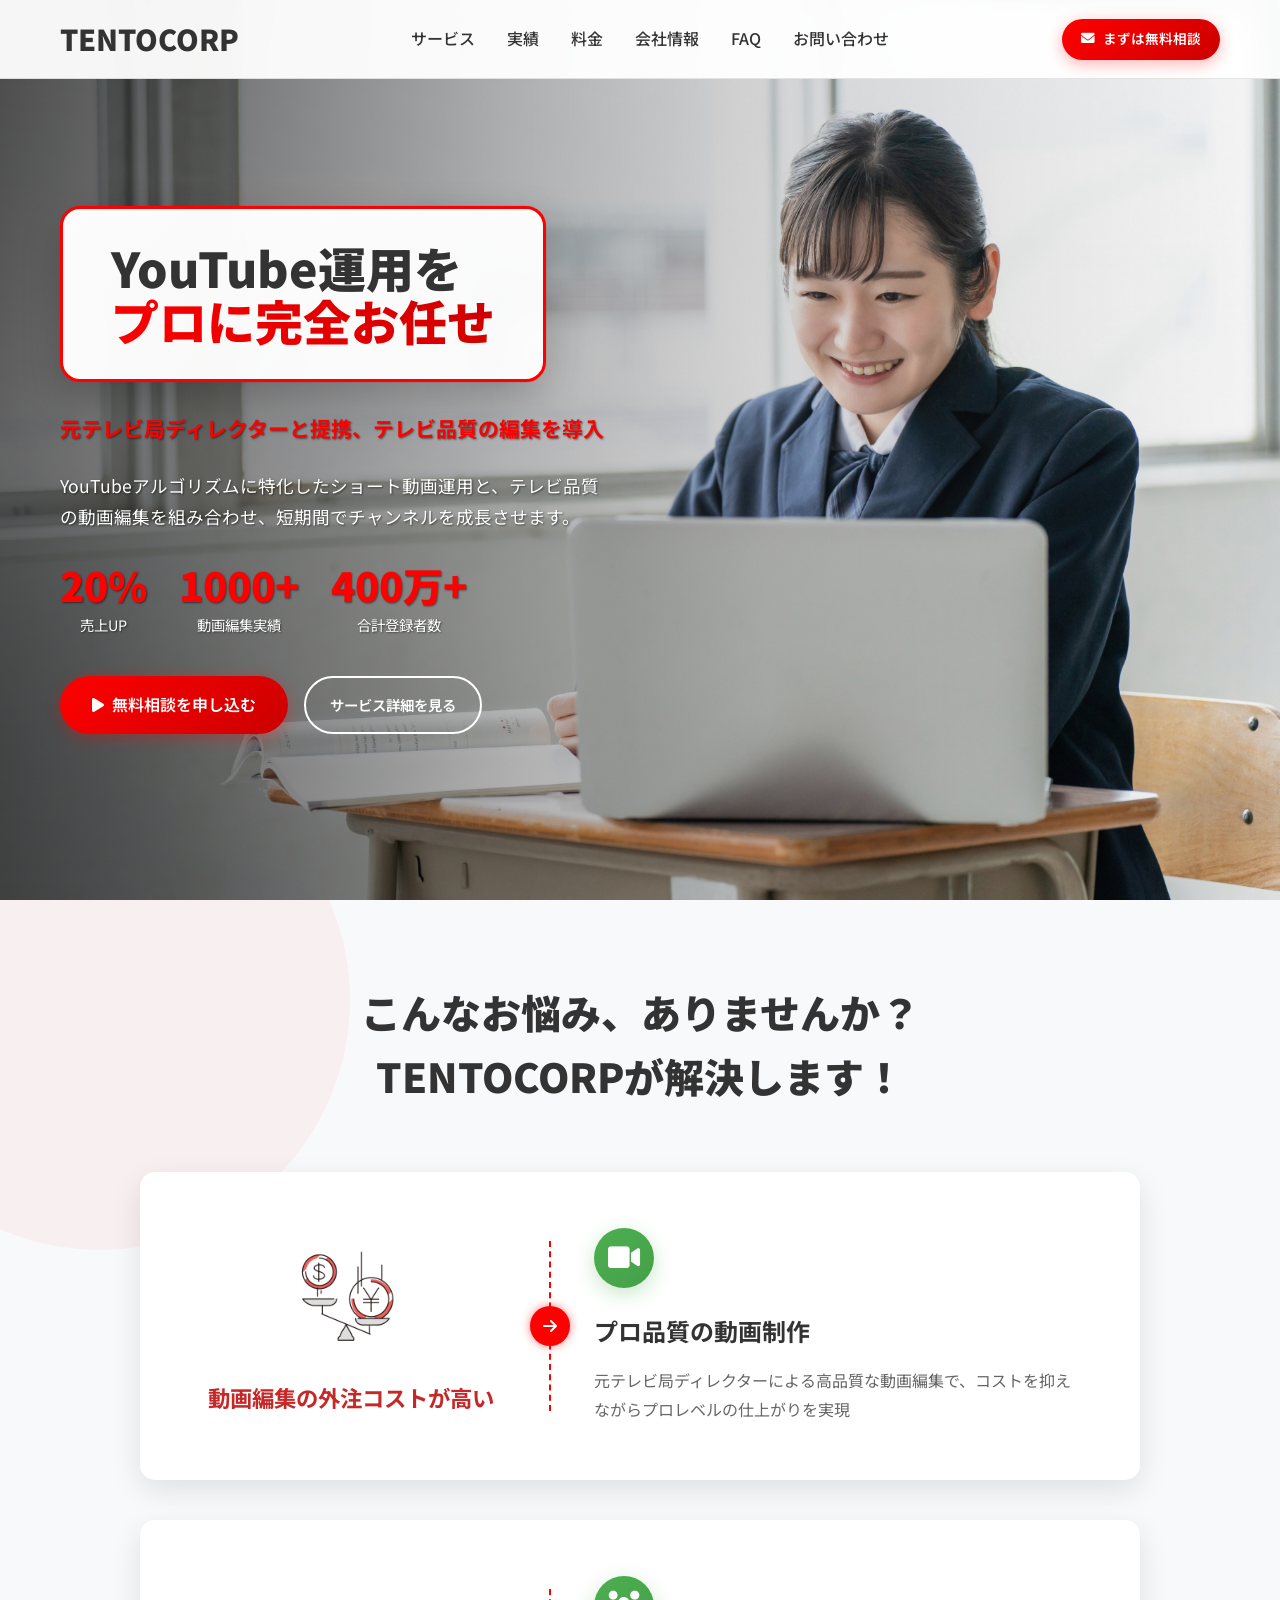
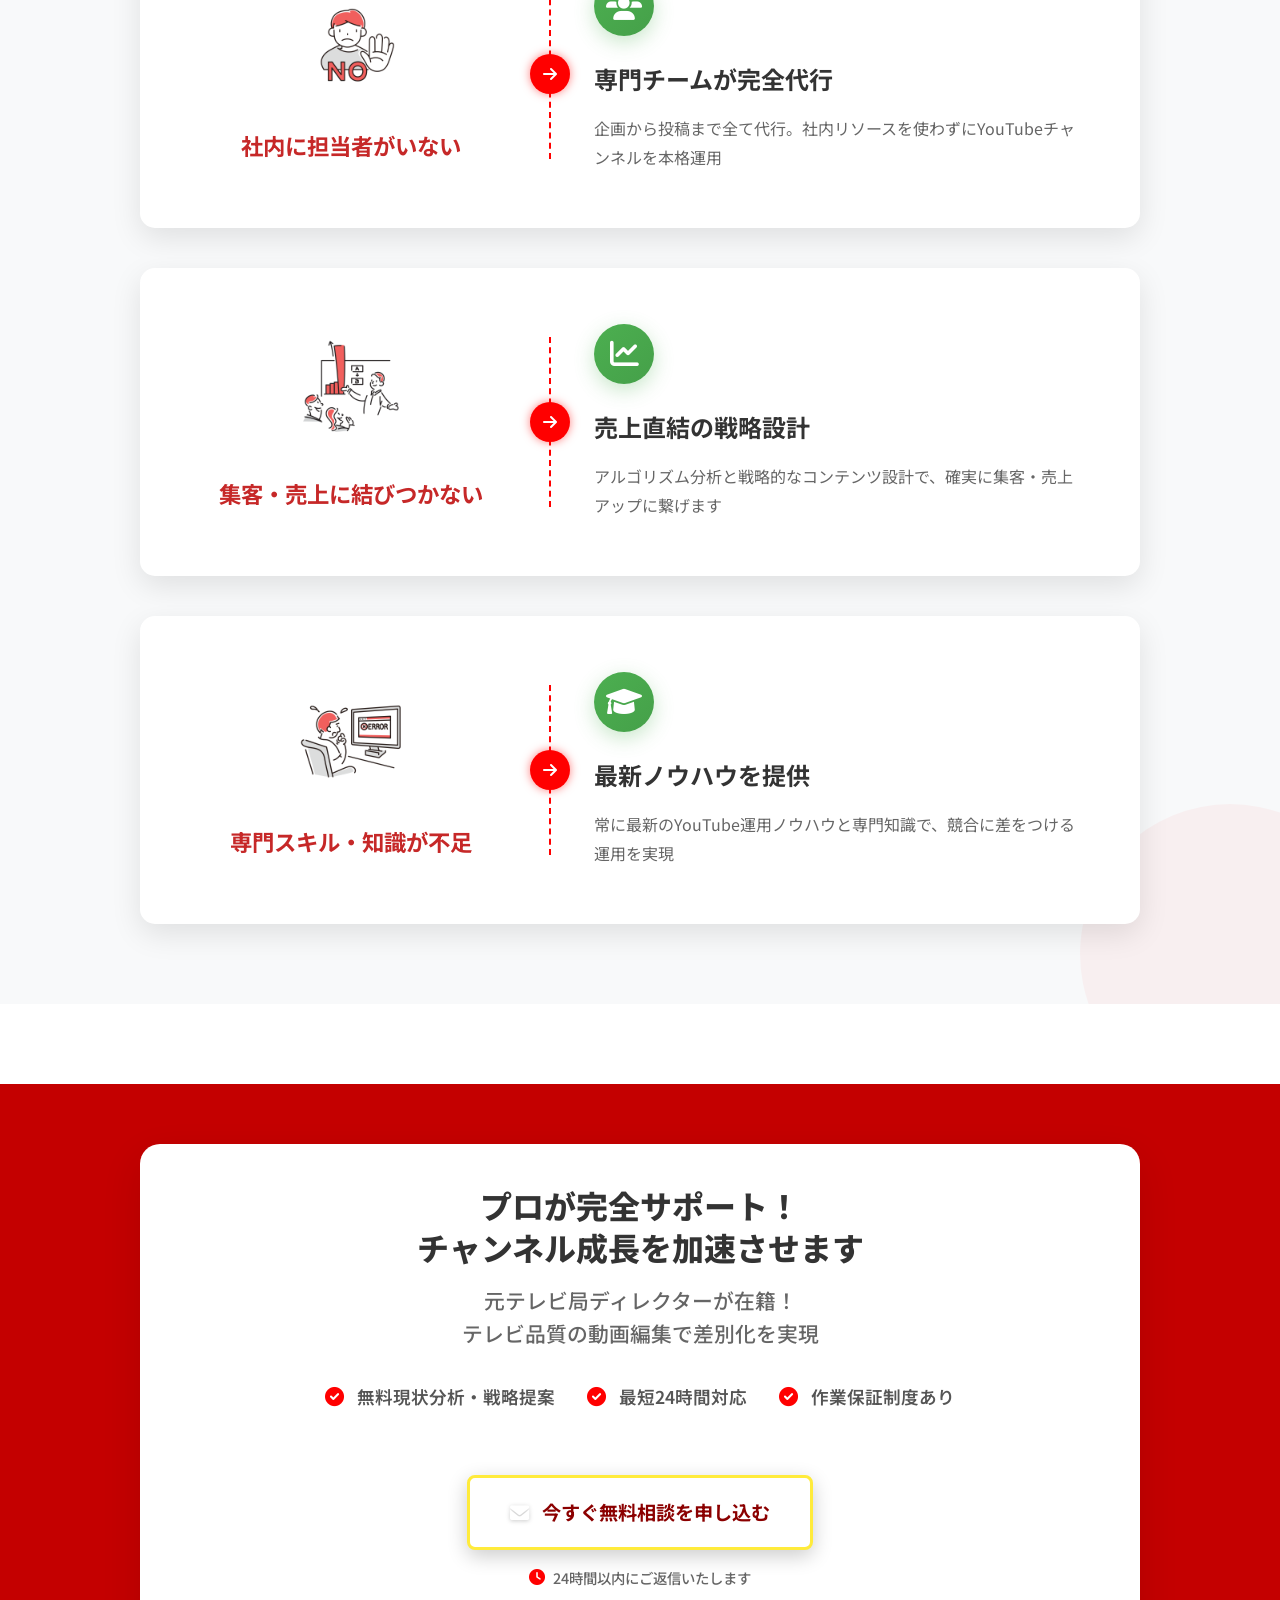
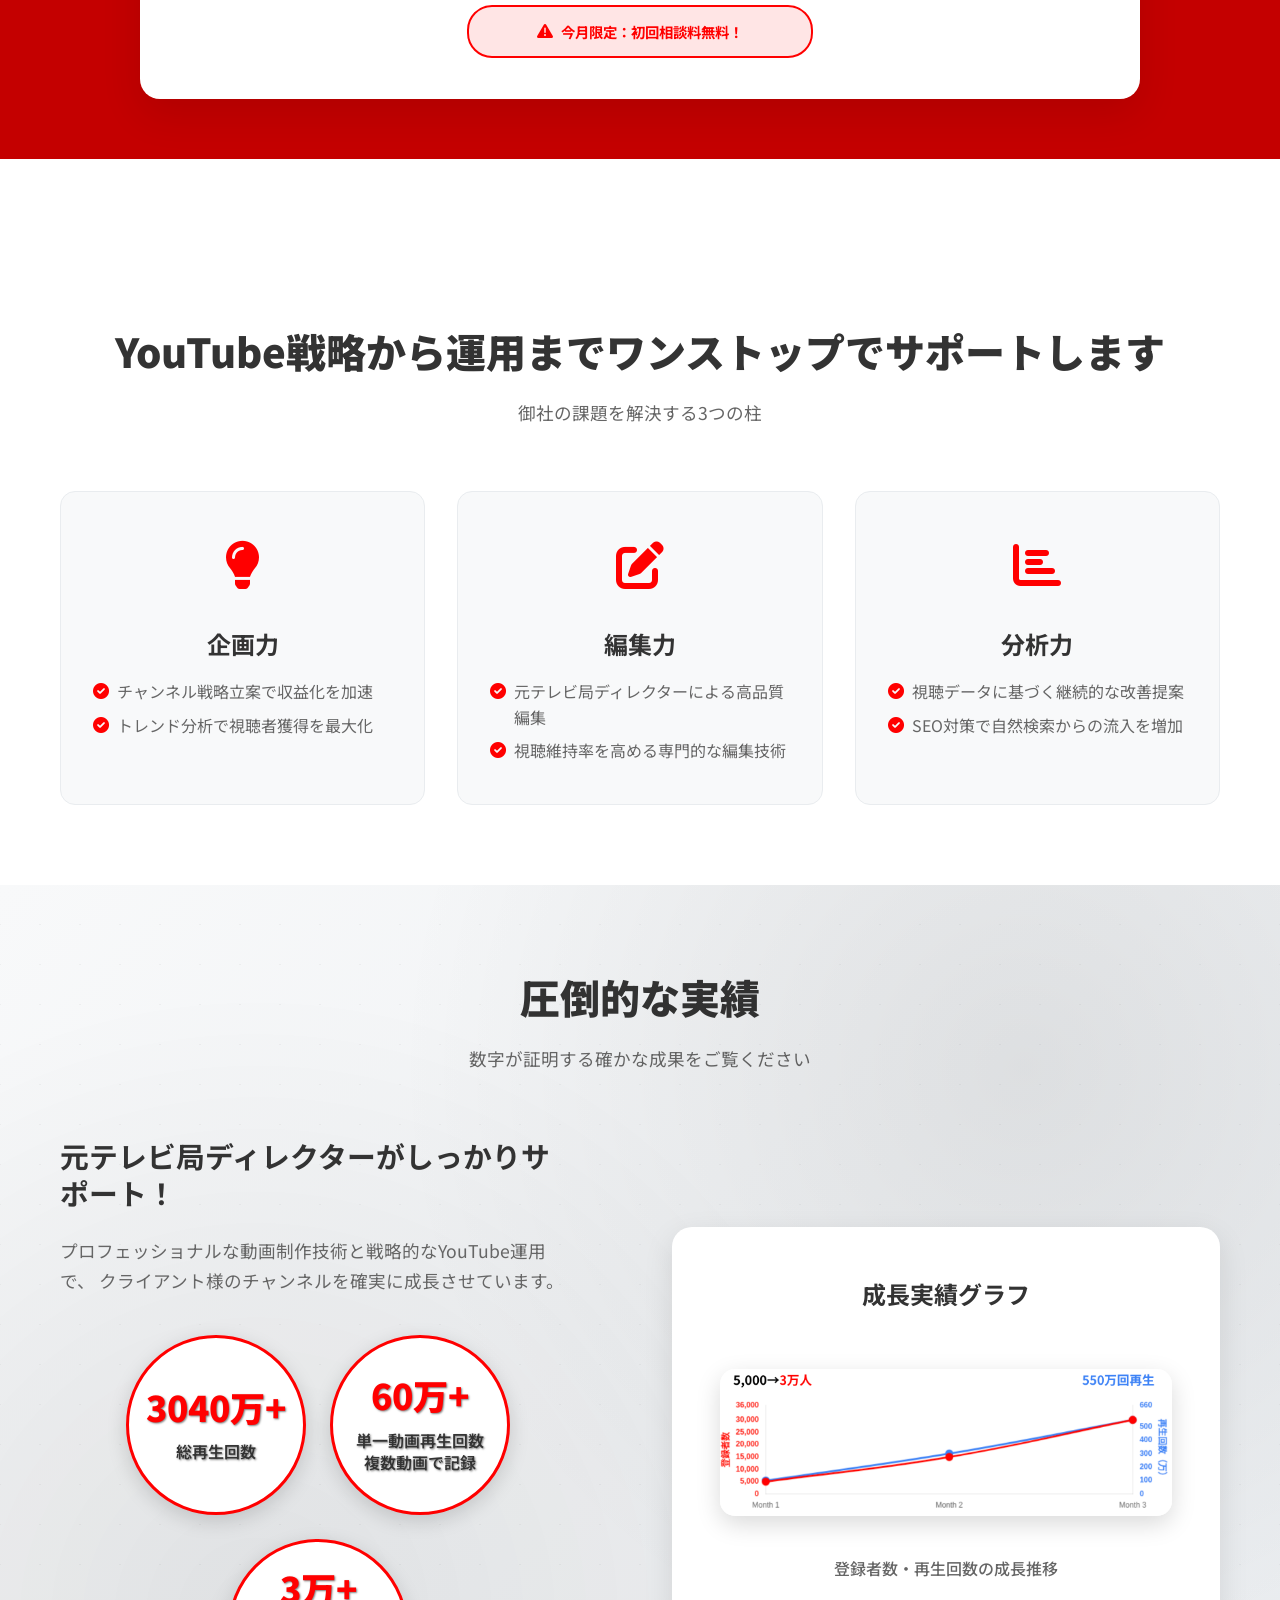
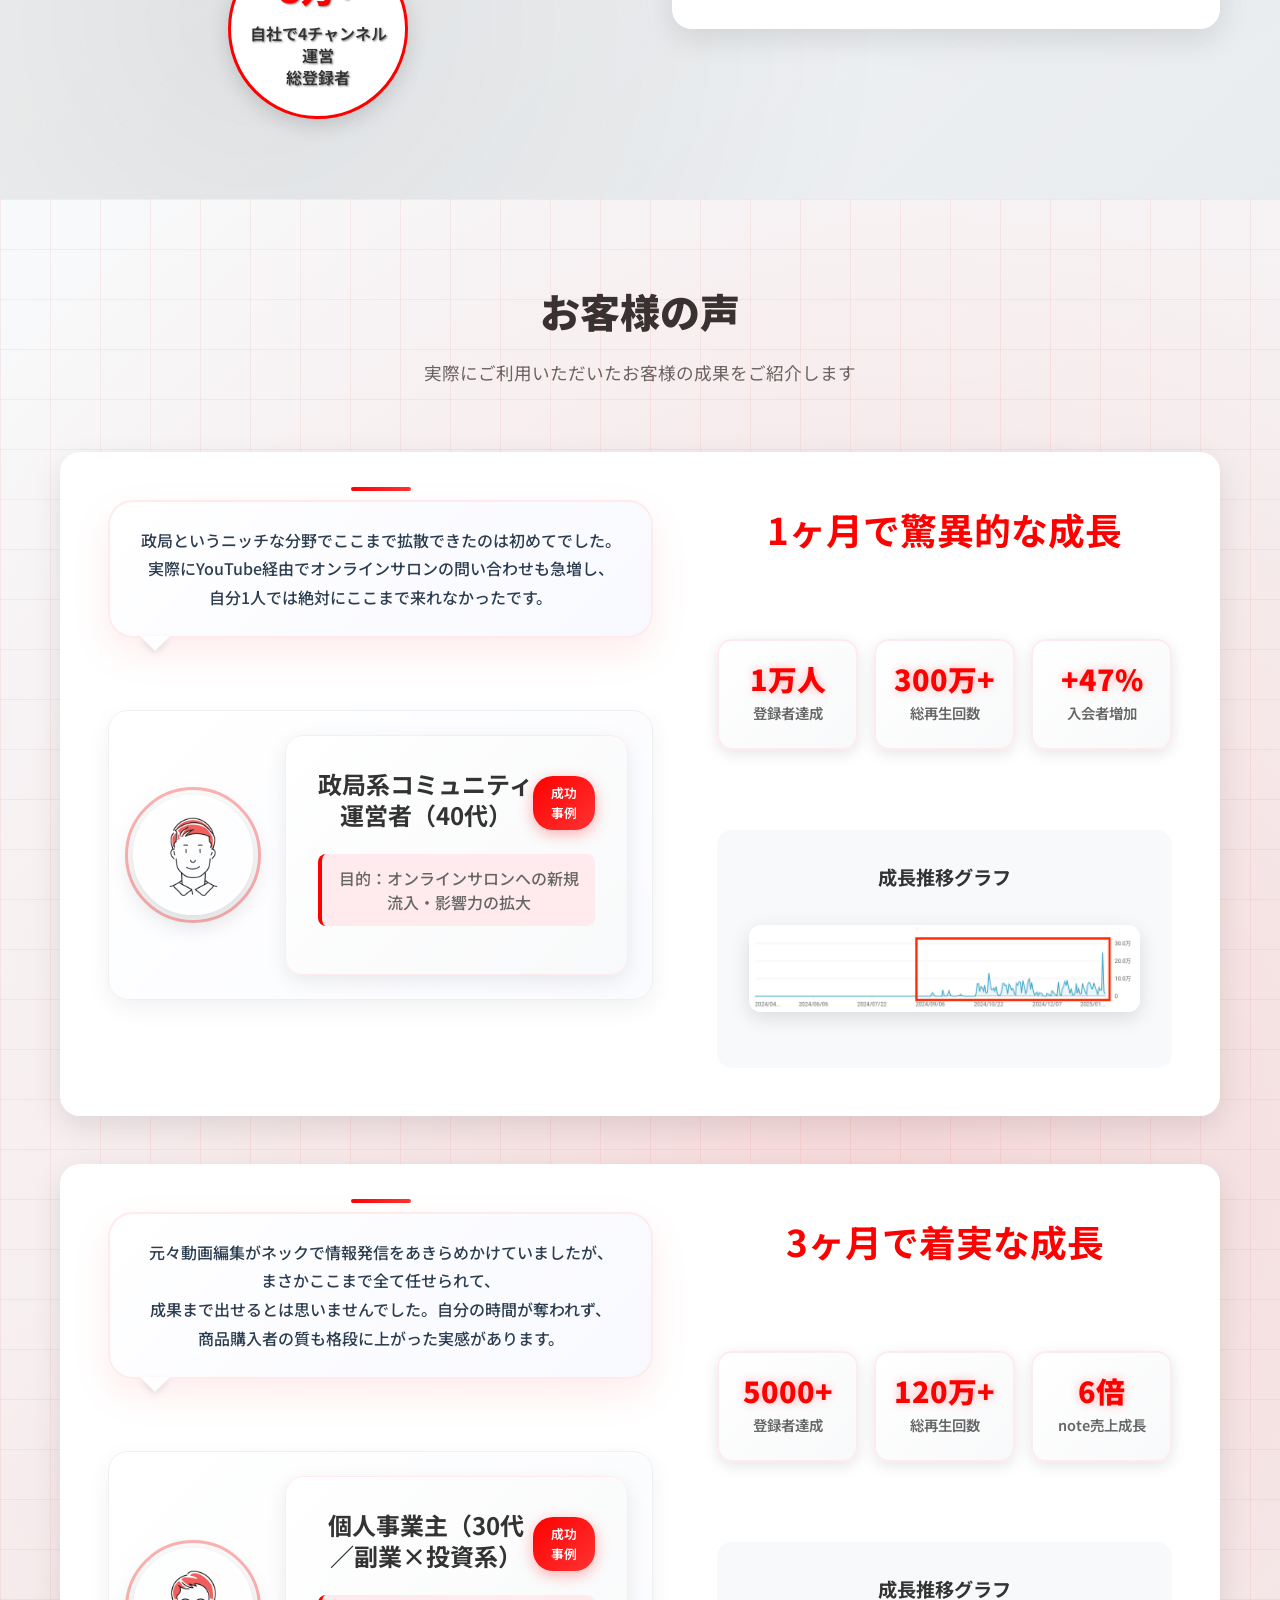
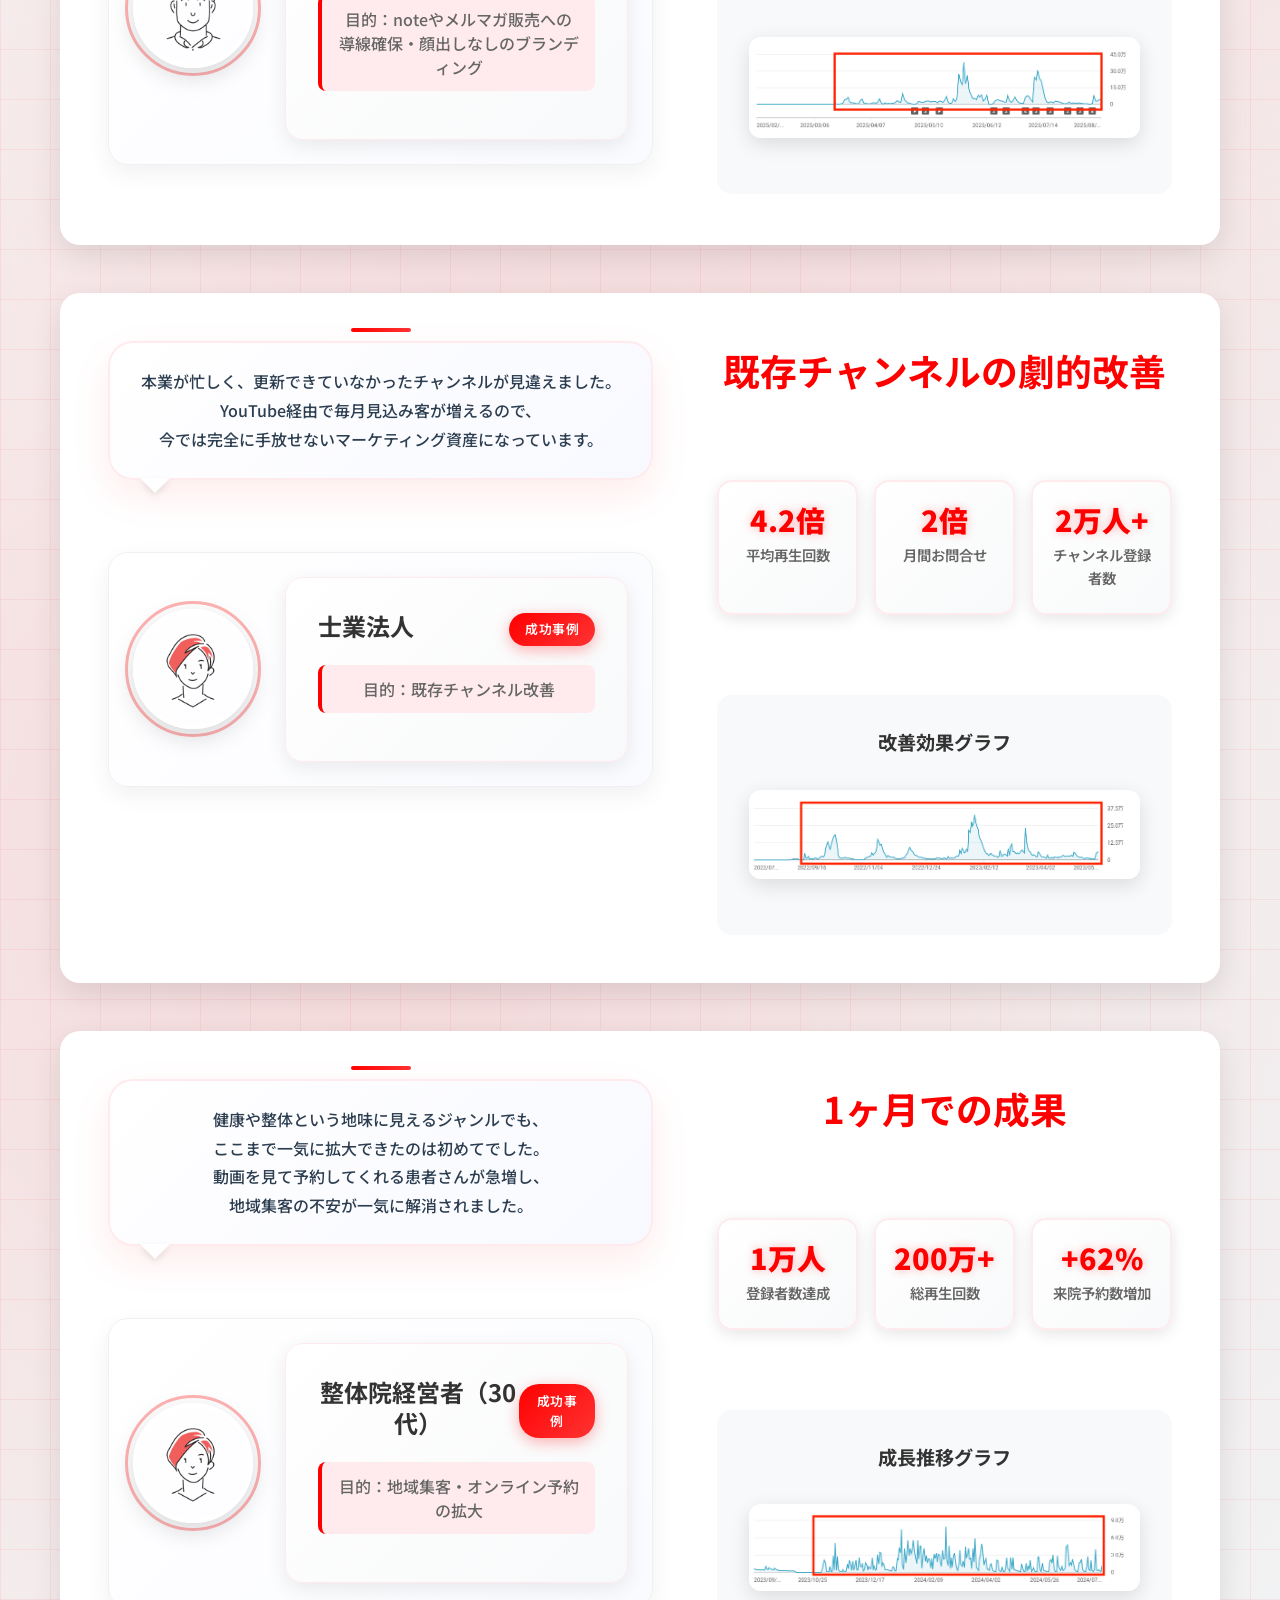
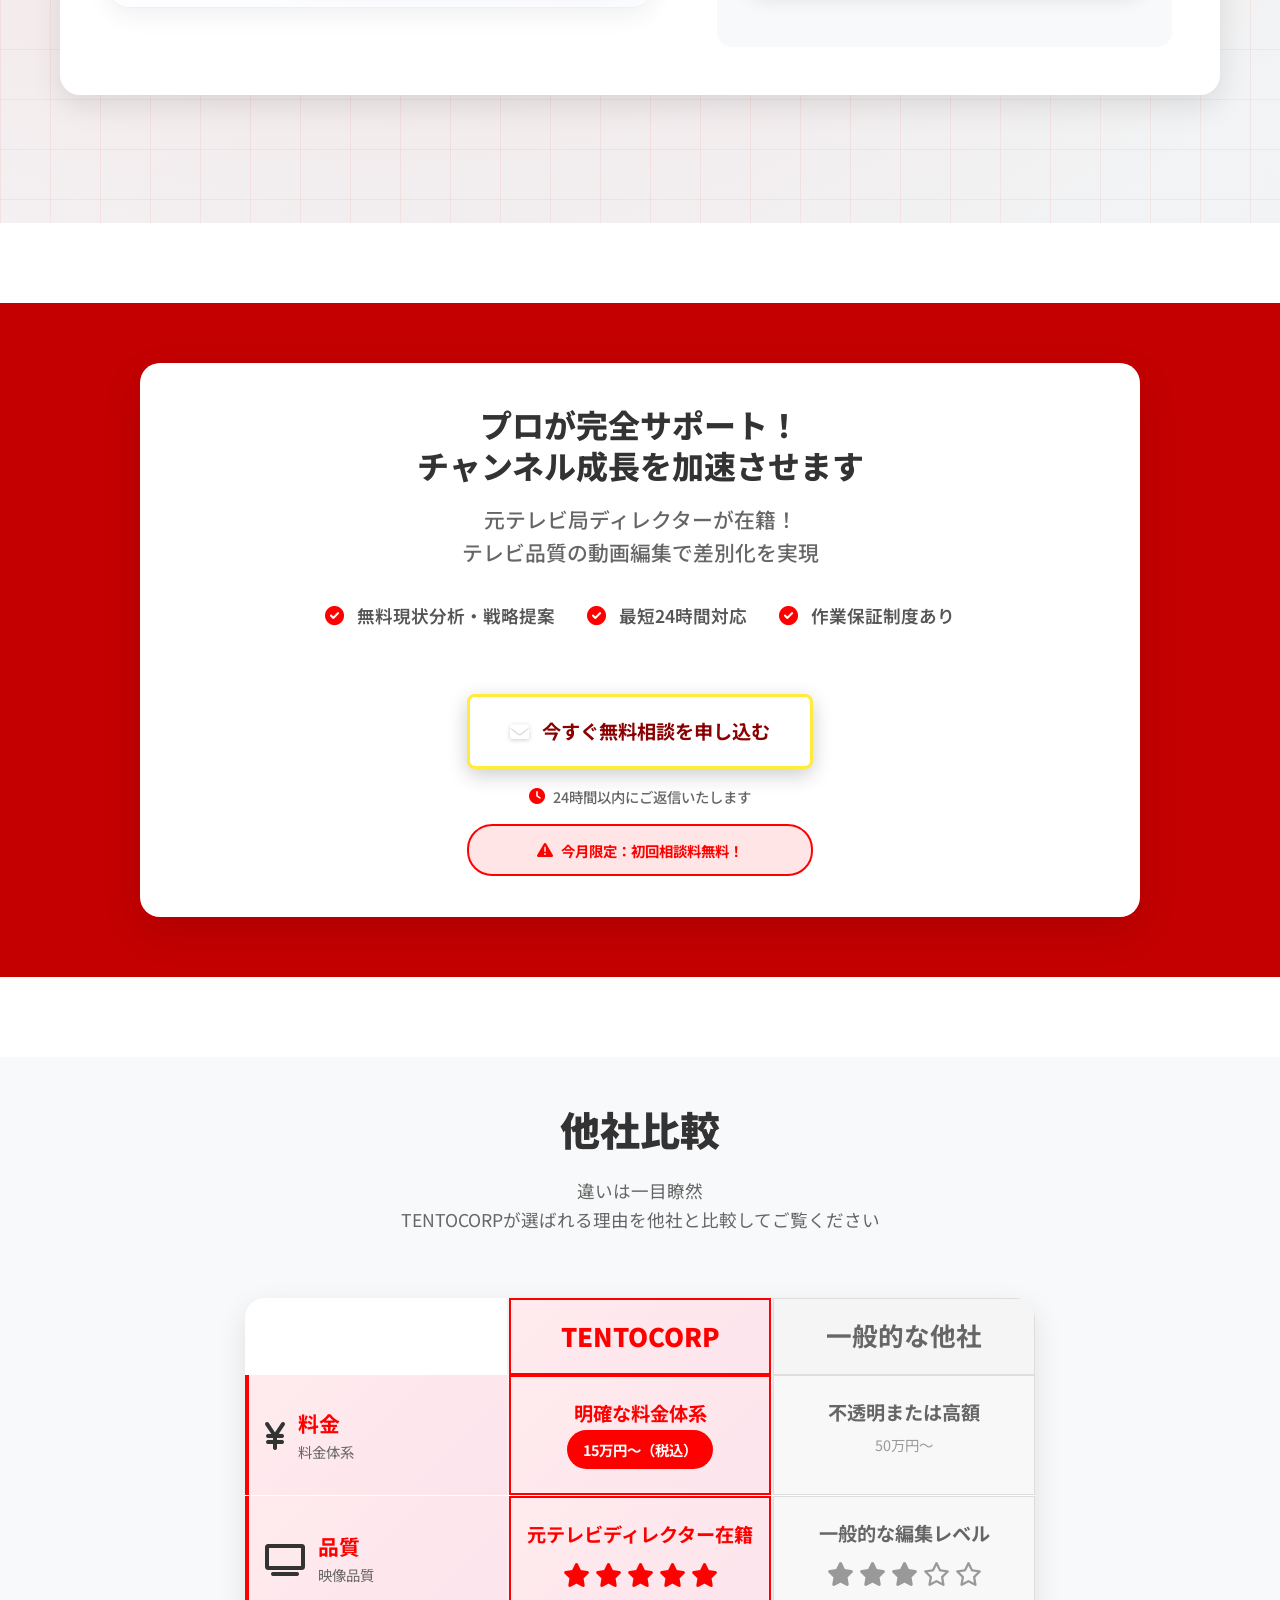
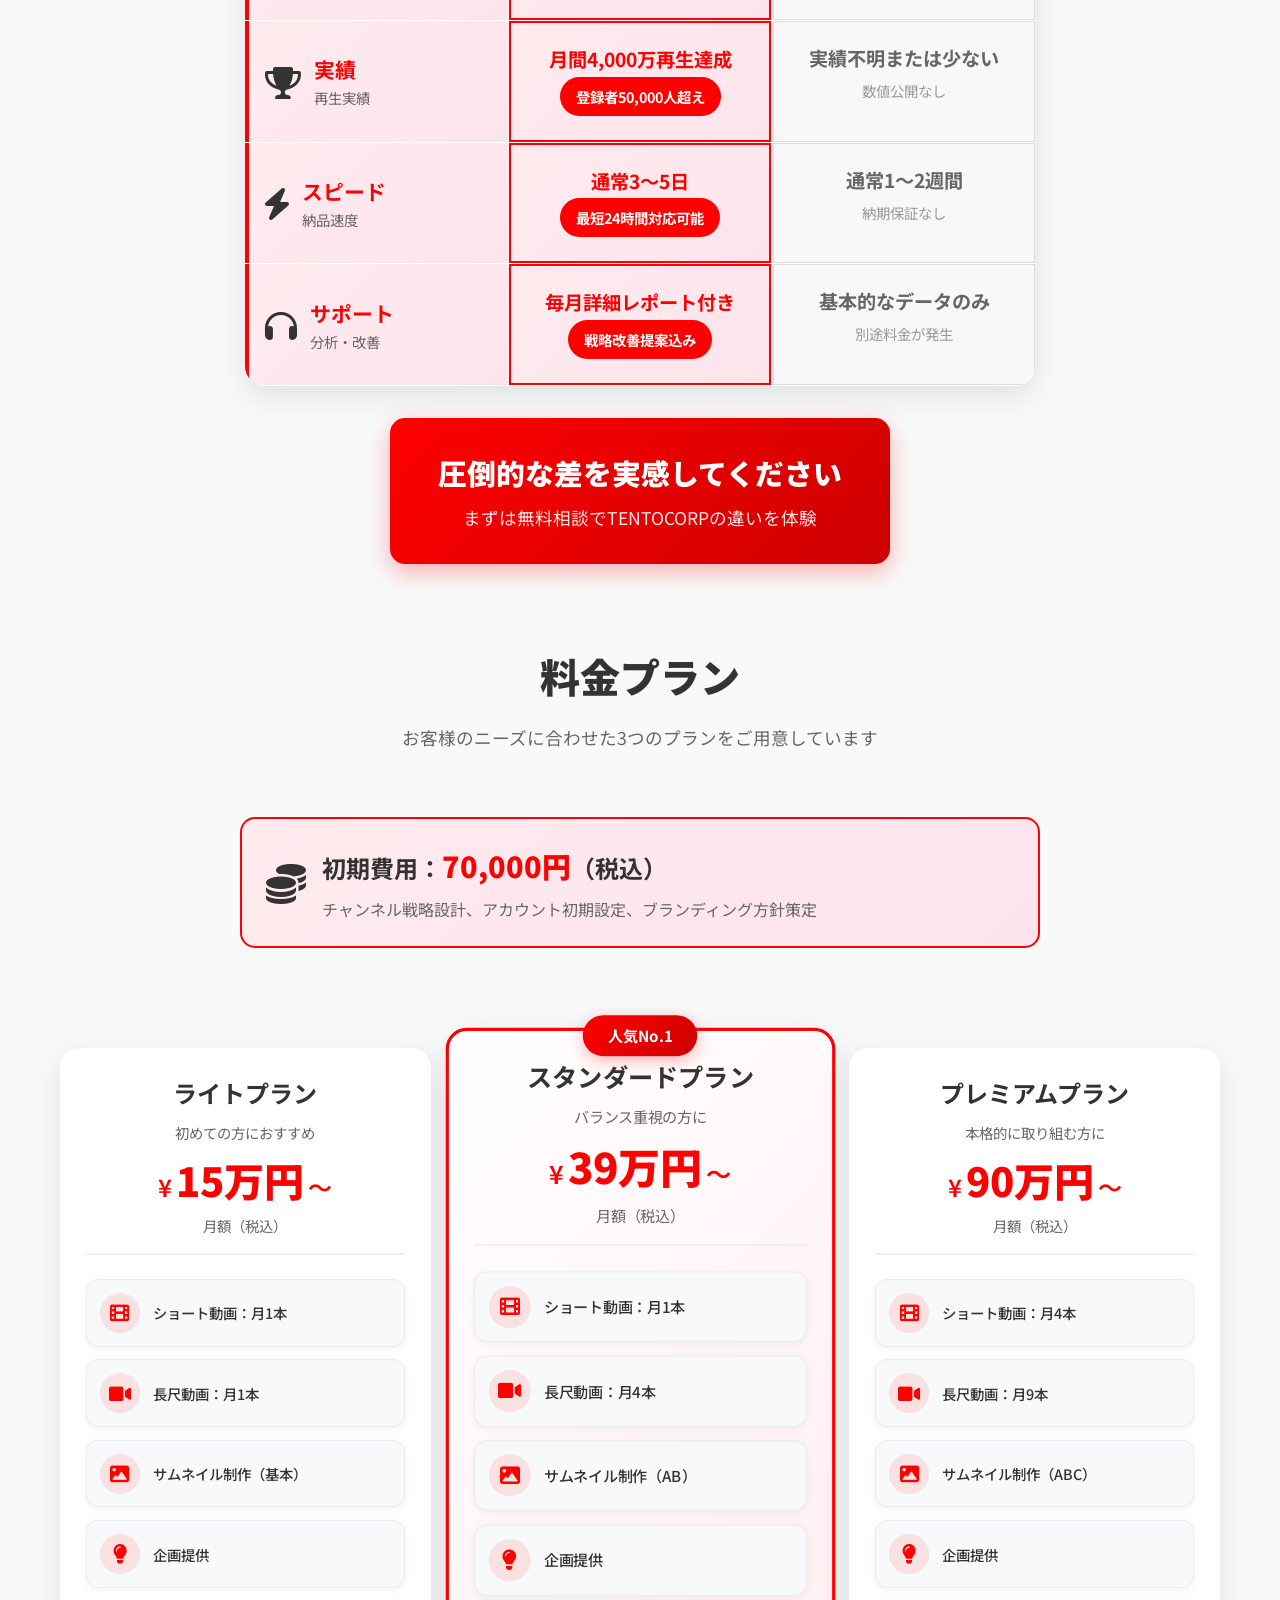
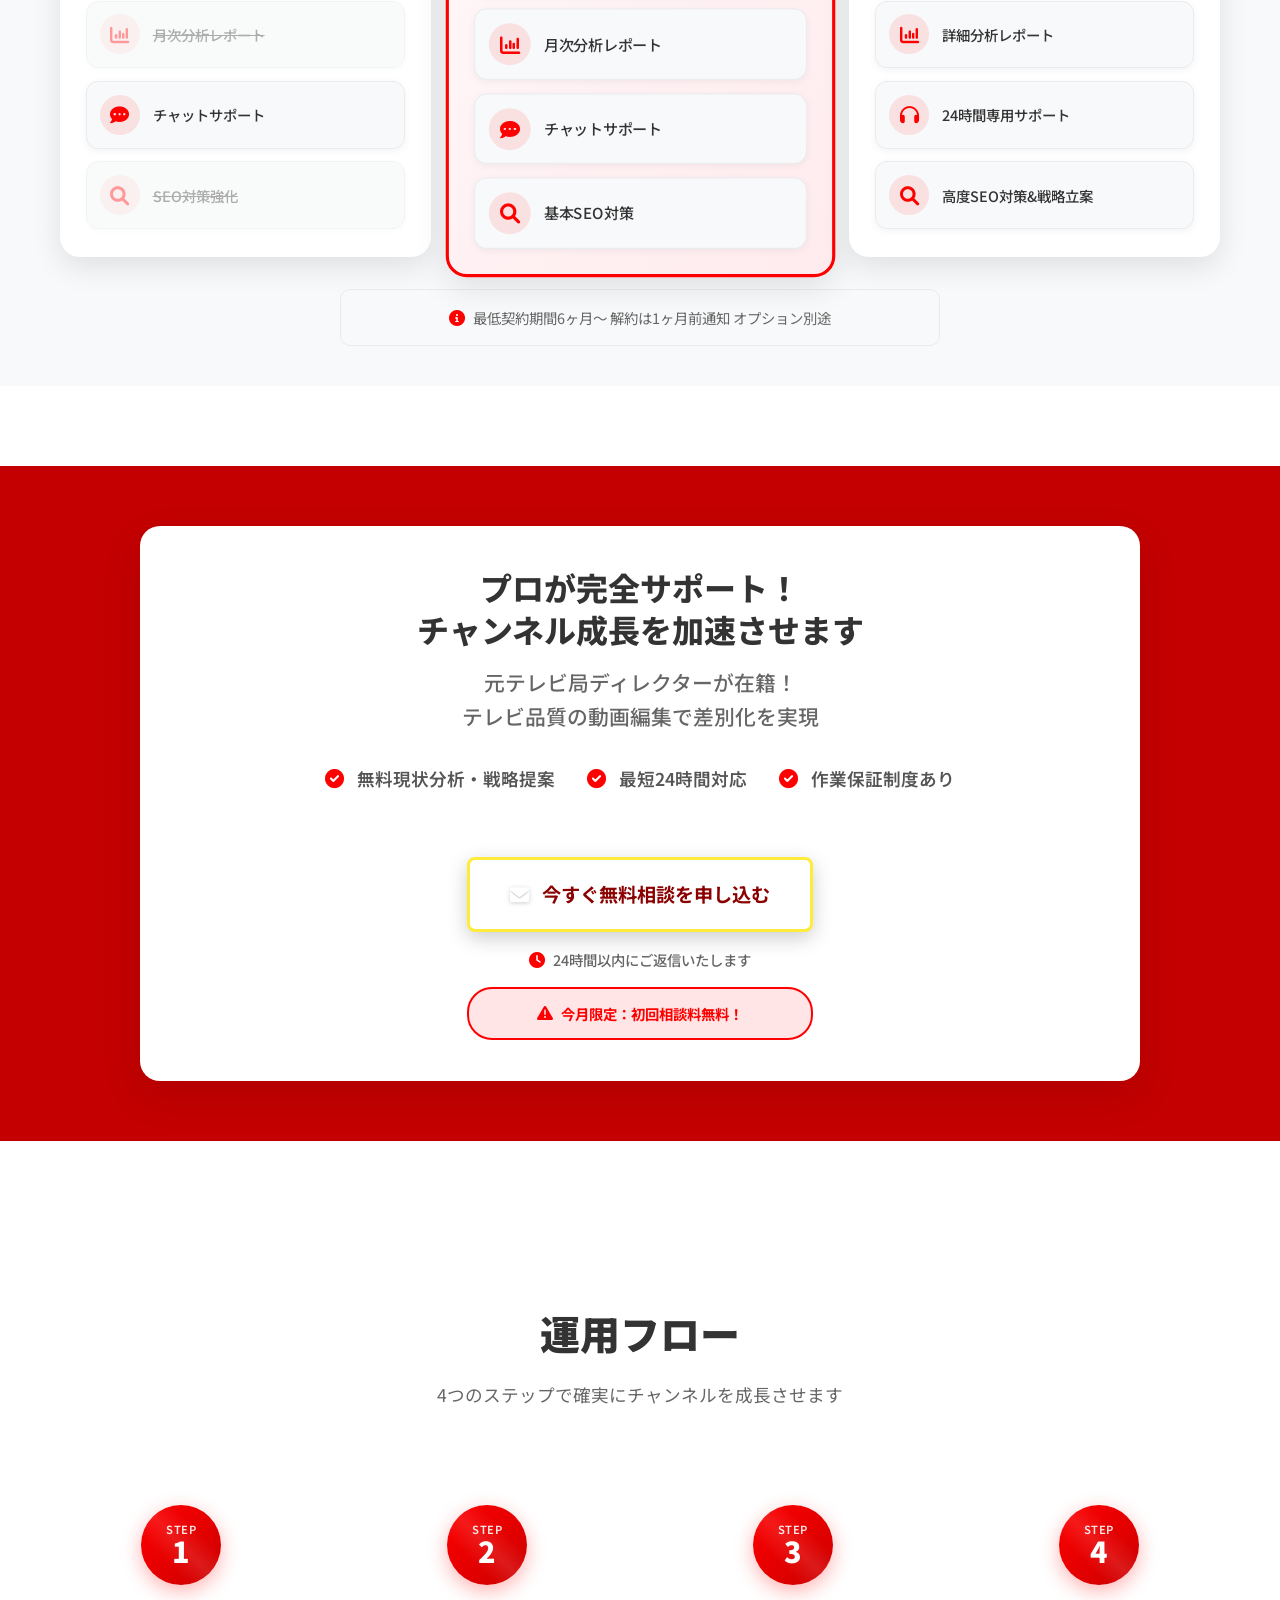
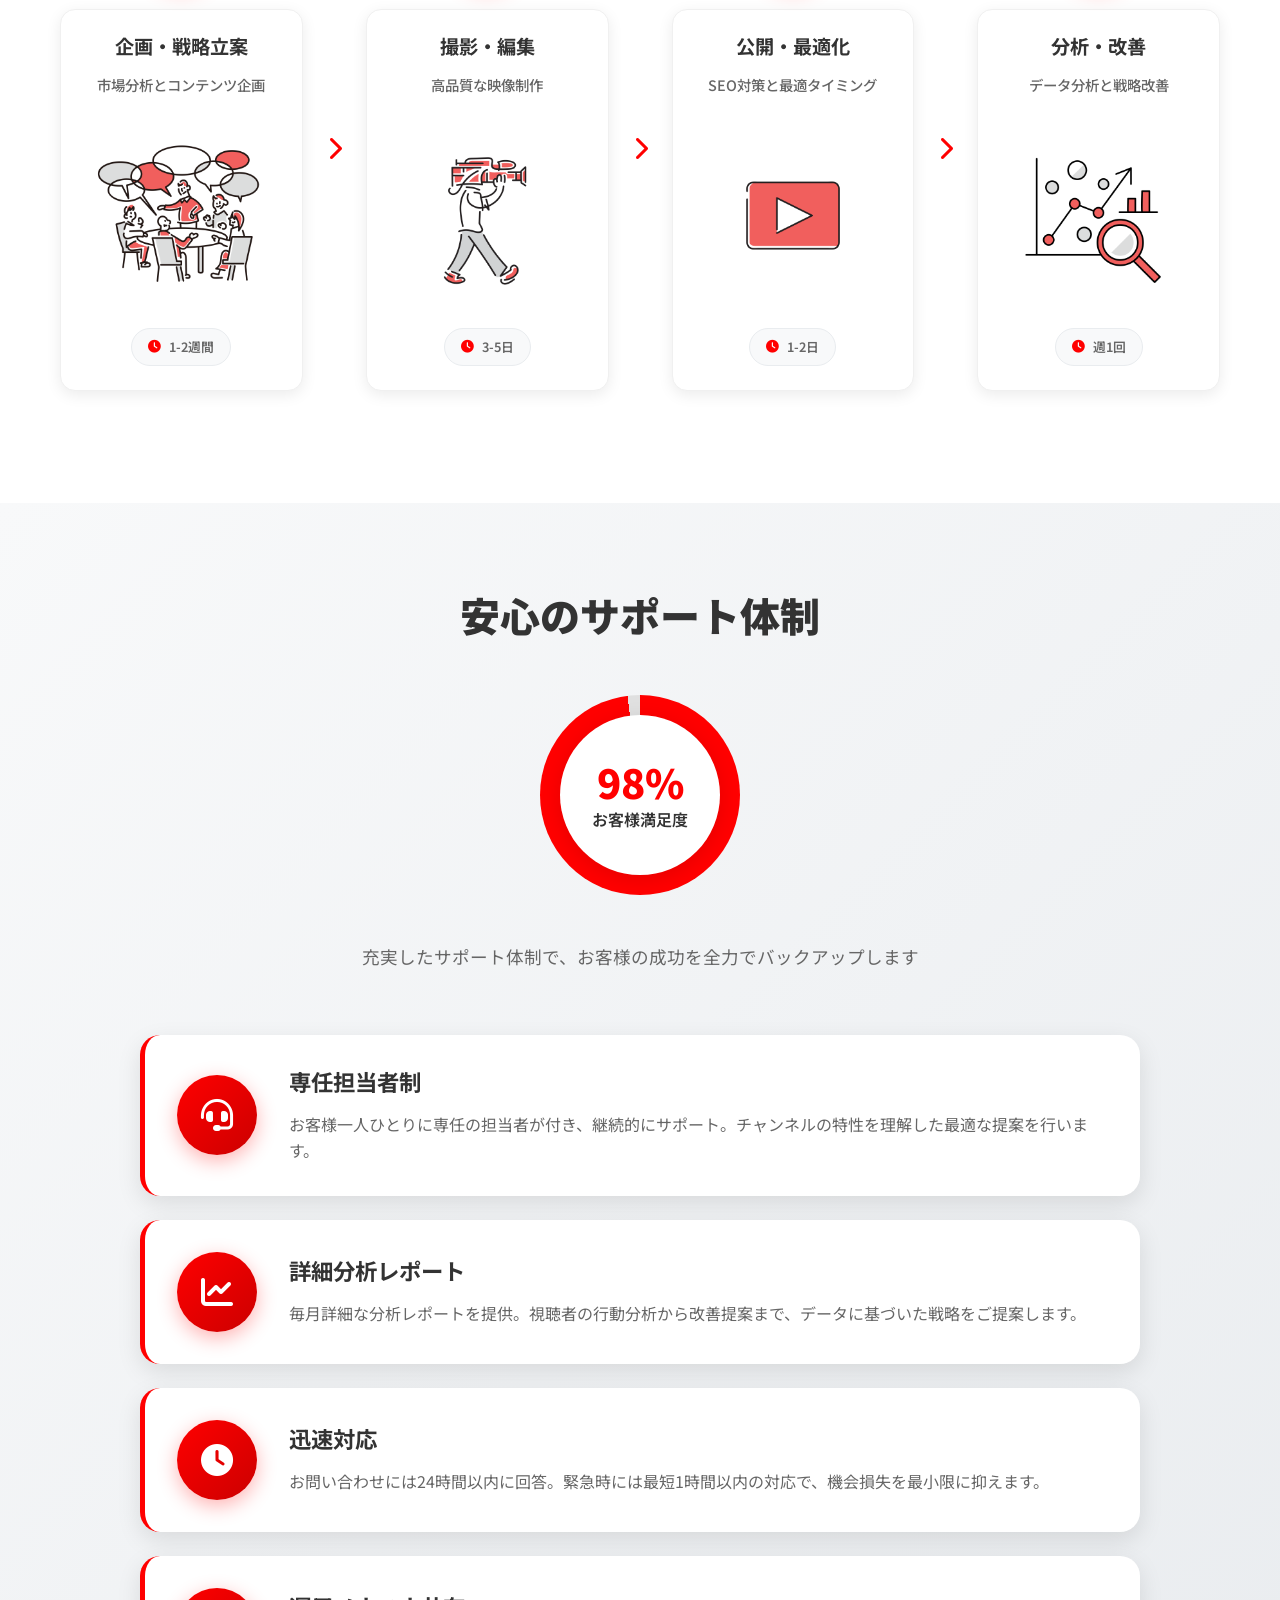
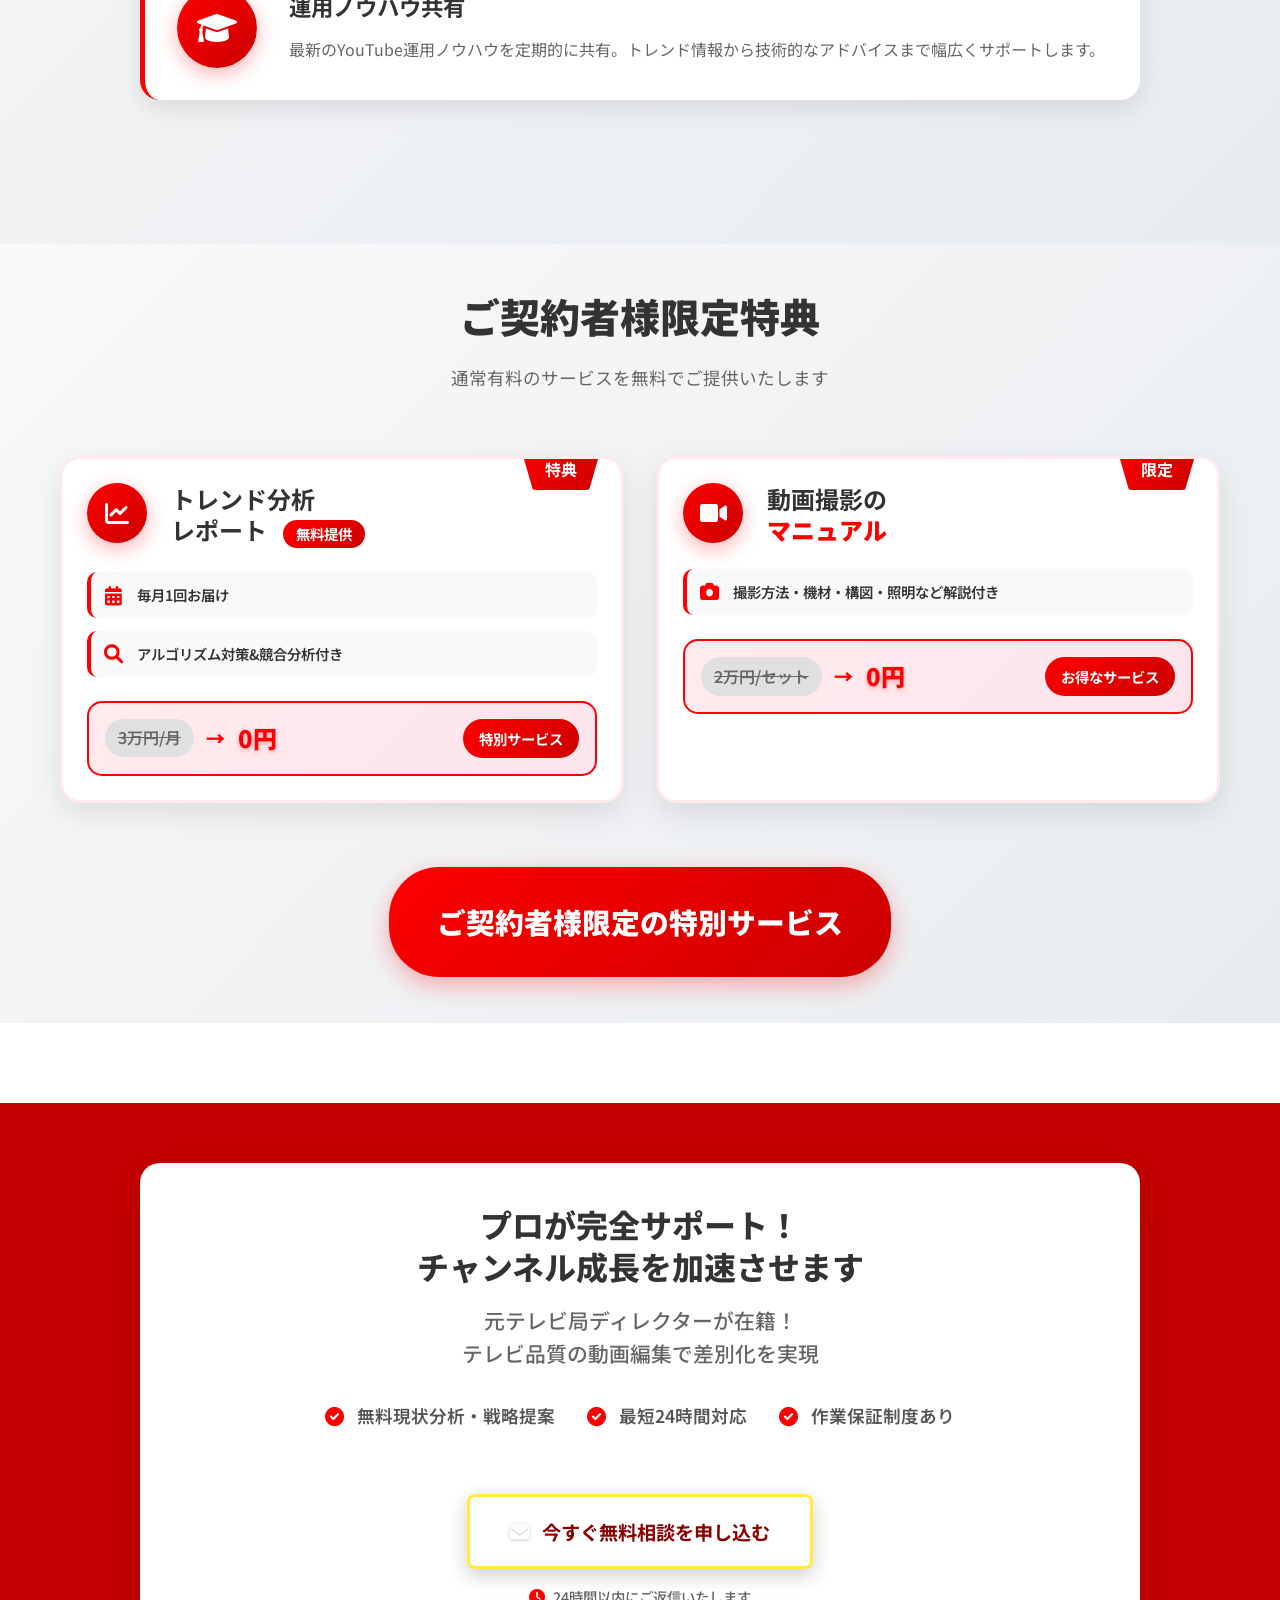
<file: index.html>
<!DOCTYPE html>
<html lang="ja">

<head>
    <meta charset="UTF-8">
    <meta name="viewport" content="width=device-width, initial-scale=1.0">
    <title>YouTube運用代行サービス | プロが運用を完全サポート</title>
    <meta name="description" content="YouTube運用のプロが、チャンネル運営から動画制作まで完全サポート。登録者数・再生回数の大幅アップを実現します。">
    <link rel="stylesheet" href="styles.css">
    <link href="https://fonts.googleapis.com/css2?family=Noto+Sans+JP:wght@300;400;500;700;900&display=swap"
        rel="stylesheet">
    <link rel="stylesheet" href="https://cdnjs.cloudflare.com/ajax/libs/font-awesome/6.0.0/css/all.min.css">
    <link rel="apple-touch-icon" sizes="180x180" href="apple-touch-icon.png" />
    <link rel="shortcut icon" href="favicon.ico" />
    <link rel="icon" type="image/png" href="favicon-96x96.png" sizes="96x96" />
    <link rel="manifest" href="site.webmanifest" />
</head>

<body id="top">
    <!-- Header -->
    <header class="header">
        <div class="container">
            <div class="header-content">
                <div class="logo">
                    <a href="#top">
                        <h1>TENTOCORP</h1>
                    </a>
                </div>
                <nav class="nav">
                    <ul class="nav-list">
                        <li><a href="#service" class="nav-link">サービス</a></li>
                        <li><a href="#results" class="nav-link">実績</a></li>
                        <li><a href="#pricing" class="nav-link">料金</a></li>
                        <li><a href="#company-info" class="nav-link">会社情報</a></li>
                        <li><a href="#faq" class="nav-link">FAQ</a></li>
                        <li><a href="#contact" class="nav-link">お問い合わせ</a></li>
                    </ul>
                </nav>
                <div class="header-cta">
                    <a href="#contact" class="btn btn-primary">
                        <i class="fas fa-envelope"></i>
                        まずは無料相談
                    </a>
                </div>
                <div class="mobile-menu-toggle">
                    <span></span>
                    <span></span>
                    <span></span>
                </div>
            </div>
        </div>

    </header>

    <!-- Mobile Menu -->
    <div class="mobile-menu" id="mobileMenu">
        <button class="mobile-menu-close" id="mobileMenuClose">
            <i class="fas fa-times"></i>
        </button>
        <div class="mobile-menu-content">
            <ul class="mobile-menu-list">
                <li><a href="#service" class="mobile-menu-link">サービス</a></li>
                <li><a href="#results" class="mobile-menu-link">実績</a></li>
                <li><a href="#pricing" class="mobile-menu-link">料金</a></li>
                <li><a href="#company-info" class="mobile-menu-link">会社情報</a></li>
                <li><a href="#faq" class="mobile-menu-link">FAQ</a></li>
                <li><a href="#contact" class="mobile-menu-link">お問い合わせ</a></li>
            </ul>
        </div>
    </div>

    <!-- Hero Section -->
    <section class="hero">
        <div class="hero-background"></div>
        <div class="container">
            <div class="hero-content">
                <div class="hero-text">
                    <h2 class="hero-title">
                        YouTube運用を<br>
                        <span class="accent">プロに完全お任せ</span>
                    </h2>
                    <div class="hero-subtitle">
                        元テレビ局ディレクターと提携、テレビ品質の編集を導入
                    </div>
                    <p class="hero-description">
                        YouTubeアルゴリズムに特化したショート動画運用と、テレビ品質の動画編集を組み合わせ、短期間でチャンネルを成長させます。
                    </p>
                    <div class="hero-stats">
                        <div class="stat-item">
                            <div class="stat-number">20%</div>
                            <div class="stat-label">売上UP</div>
                        </div>
                        <div class="stat-item">
                            <div class="stat-number">1000+</div>
                            <div class="stat-label">動画編集実績</div>
                        </div>
                        <div class="stat-item">
                            <div class="stat-number">400万+</div>
                            <div class="stat-label">合計登録者数</div>
                        </div>
                    </div>
                    <div class="hero-cta">
                        <a href="#contact" class="btn btn-primary btn-large">
                            <i class="fas fa-play"></i>
                            無料相談を申し込む
                        </a>
                        <a href="#service" class="btn btn-outline">
                            サービス詳細を見る
                        </a>
                    </div>
                </div>
            </div>
        </div>
    </section>

    <!-- Problem & Solution Section -->
    <section class="problem-solution" id="problem-solution">
        <div class="container">
            <div class="section-header">
                <h2 class="section-title">こんなお悩み、ありませんか？<br>TENTOCORPが解決します！</h2>
            </div>
            <div class="ps-grid">
                <!-- Card 1 -->
                <div class="ps-card">
                    <div class="ps-problem">
                        <img src="images/cost.png" alt="人材のアイコン" class="ps-image">
                        <h3>動画編集の外注コストが高い</h3>
                    </div>
                    <div class="ps-separator">
                        <i class="fas fa-arrow-right"></i>
                    </div>
                    <div class="ps-solution">
                        <div class="ps-icon"><i class="fas fa-video"></i></div>
                        <h3>プロ品質の動画制作</h3>
                        <p>元テレビ局ディレクターによる高品質な動画編集で、コストを抑えながらプロレベルの仕上がりを実現</p>
                    </div>
                </div>
                <!-- Card 2 -->
                <div class="ps-card">
                    <div class="ps-problem">
                        <img src="images/nonhuman.png" alt="人材のアイコン" class="ps-image">
                        <h3>社内に担当者がいない</h3>
                    </div>
                    <div class="ps-separator">
                        <i class="fas fa-arrow-right"></i>
                    </div>
                    <div class="ps-solution">
                        <div class="ps-icon"><i class="fas fa-users"></i></div>
                        <h3>専門チームが完全代行</h3>
                        <p>企画から投稿まで全て代行。社内リソースを使わずにYouTubeチャンネルを本格運用</p>
                    </div>
                </div>
                <!-- Card 3 -->
                <div class="ps-card">
                    <div class="ps-problem">
                        <img src="images/benefit.png" alt="人材のアイコン" class="ps-image">
                        <h3>集客・売上に結びつかない</h3>
                    </div>
                    <div class="ps-separator">
                        <i class="fas fa-arrow-right"></i>
                    </div>
                    <div class="ps-solution">
                        <div class="ps-icon"><i class="fas fa-chart-line"></i></div>
                        <h3>売上直結の戦略設計</h3>
                        <p>アルゴリズム分析と戦略的なコンテンツ設計で、確実に集客・売上アップに繋げます</p>
                    </div>
                </div>
                <!-- Card 4 -->
                <div class="ps-card">
                    <div class="ps-problem">
                        <img src="images/skill.png" alt="スキルのアイコン" class="ps-image">
                        <h3>専門スキル・知識が不足</h3>
                    </div>
                    <div class="ps-separator">
                        <i class="fas fa-arrow-right"></i>
                    </div>
                    <div class="ps-solution">
                        <div class="ps-icon"><i class="fas fa-graduation-cap"></i></div>
                        <h3>最新ノウハウを提供</h3>
                        <p>常に最新のYouTube運用ノウハウと専門知識で、競合に差をつける運用を実現</p>
                    </div>
                </div>
            </div>
        </div>
    </section>

    <!-- Contact Banner -->
    <section class="contact-banner">
        <div class="container">
            <div class="contact-banner-content">
                <div class="banner-card">
                    <div class="banner-card-header">
                        <div class="banner-subtitle">
                            <h3>プロが完全サポート！<br>チャンネル成長を加速させます</h3>
                            <p>元テレビ局ディレクターが在籍！<br>テレビ品質の動画編集で差別化を実現</p>
                        </div>
                    </div>

                    <div class="banner-card-body">
                        <div class="banner-features">
                            <div class="banner-feature">
                                <i class="fas fa-check-circle"></i>
                                <span>無料現状分析・戦略提案</span>
                            </div>
                            <div class="banner-feature">
                                <i class="fas fa-check-circle"></i>
                                <span>最短24時間対応</span>
                            </div>
                            <div class="banner-feature">
                                <i class="fas fa-check-circle"></i>
                                <span>作業保証制度あり</span>
                            </div>
                        </div>

                        <div class="banner-cta-section">
                            <a href="#contact" class="btn btn-primary btn-large">
                                <i class="fas fa-envelope"></i>
                                今すぐ無料相談を申し込む
                            </a>
                            <div class="banner-cta-note">
                                <i class="fas fa-clock"></i>
                                <span>24時間以内にご返信いたします</span>
                            </div>
                            <div class="banner-urgency">
                                <i class="fas fa-exclamation-triangle"></i>
                                <span>今月限定：初回相談料無料！</span>
                            </div>
                        </div>
                    </div>
                </div>
            </div>
        </div>
    </section>


    <!-- Service Section -->
    <section class="service" id="service">
        <div class="container">
            <div class="section-header">
                <h2 class="section-title">YouTube戦略から運用までワンストップでサポートします</h2>
                <p class="section-description">御社の課題を解決する3つの柱</p>
            </div>
            <div class="service-grid">
                <div class="service-card">
                    <div class="service-icon"><i class="fas fa-lightbulb"></i></div>
                    <h3>企画力</h3>
                    <ul>
                        <li>チャンネル戦略立案で収益化を加速</li>
                        <li>トレンド分析で視聴者獲得を最大化</li>
                    </ul>
                </div>
                <div class="service-card">
                    <div class="service-icon"><i class="fas fa-edit"></i></div>
                    <h3>編集力</h3>
                    <ul>
                        <li>元テレビ局ディレクターによる高品質編集</li>
                        <li>視聴維持率を高める専門的な編集技術</li>
                    </ul>
                </div>
                <div class="service-card">
                    <div class="service-icon"><i class="fas fa-chart-bar"></i></div>
                    <h3>分析力</h3>
                    <ul>
                        <li>視聴データに基づく継続的な改善提案</li>
                        <li>SEO対策で自然検索からの流入を増加</li>
                    </ul>
                </div>
            </div>
        </div>
    </section>

    <!-- Results Section -->
    <section class="results" id="results">
        <div class="container">
            <div class="section-header">
                <h2 class="section-title">圧倒的な実績</h2>
                <p class="section-description">数字が証明する確かな成果をご覧ください</p>
            </div>
            <div class="results-content">
                <div class="results-text">
                    <h3 class="results-subtitle">元テレビ局ディレクターがしっかりサポート！</h3>
                    <p class="results-description">
                        プロフェッショナルな動画制作技術と戦略的なYouTube運用で、
                        クライアント様のチャンネルを確実に成長させています。
                    </p>
                    <div class="results-stats">
                        <div class="stat-card">
                            <div class="stat-number">5000万+</div>
                            <div class="stat-label">総再生回数</div>
                        </div>
                        <div class="stat-card">
                            <div class="stat-number">100万+</div>
                            <div class="stat-label">単一動画再生回数<br>複数動画で記録</div>
                        </div>
                        <div class="stat-card">
                            <div class="stat-number">5万+</div>
                            <div class="stat-label">自社で4チャンネル運営<br>総登録者</div>
                        </div>
                    </div>
                </div>
                <div class="results-visual">
                    <div class="results-chart">
                        <h4>成長実績グラフ</h4>
                        <img src="images/grow-graph.png" alt="成長実績グラフ" class="growth-graph-img">
                        <div class="chart-legend">
                            <span>登録者数・再生回数の成長推移</span>
                        </div>
                    </div>
                </div>
            </div>
        </div>
    </section>

    <!-- Testimonials Section -->
    <section class="testimonials" id="testimonials">
        <div class="container">
            <div class="section-header">
                <h2 class="section-title">お客様の声</h2>
                <p class="section-description">実際にご利用いただいたお客様の成果をご紹介します</p>
            </div>
            <div class="testimonials-content">
                <div class="testimonial-card">
                    <div class="testimonial-text">
                        <div class="testimonial-content">
                            <blockquote class="customer-voice">
                                政局というニッチな分野でここまで拡散できたのは初めてでした。<wbr>実際にYouTube経由でオンラインサロンの問い合わせも急増し、<wbr>自分1人では絶対にここまで来れなかったです。
                            </blockquote>

                            <div class="customer-info-container">
                                <div class="image-wrapper">
                                    <img src="./images/1231.png" class="testimonal-image" alt="">
                                    <div class="image-border"></div>
                                </div>
                                <div class="customer-profile">
                                    <div class="profile-header">
                                        <h3>政局系コミュニティ運営者（40代）</h3>
                                        <div class="profile-badge">成功事例</div>
                                    </div>
                                    <p class="customer-purpose">目的：オンラインサロンへの新規流入・影響力の拡大</p>
                                </div>
                            </div>
                        </div>
                    </div>
                    <div class="testimonial-data">
                        <div class="data-header">
                            <h4>1ヶ月で驚異的な成長</h4>
                        </div>
                        <div class="data-metrics">
                            <div class="metric-item">
                                <div class="metric-number">1万人</div>
                                <div class="metric-label">登録者達成</div>
                            </div>
                            <div class="metric-item">
                                <div class="metric-number">300万+</div>
                                <div class="metric-label">総再生回数</div>
                            </div>
                            <div class="metric-item">
                                <div class="metric-number">+47%</div>
                                <div class="metric-label">入会者増加</div>
                            </div>
                        </div>
                        <div class="growth-chart">
                            <h5>成長推移グラフ</h5>
                            <img src="images/case_study_1.png" alt="ケーススタディ1の成長グラフ" class="case-study-graph">
                        </div>
                    </div>
                </div>

                <!-- お客様2 -->
                <div class="testimonial-card">
                    <div class="testimonial-text">
                        <div class="testimonial-content">
                            <blockquote class="customer-voice">
                                元々動画編集がネックで情報発信をあきらめかけていましたが、<wbr>まさかここまで全て任せられて、成果まで出せるとは思いませんでした。<wbr>自分の時間が奪われず、商品購入者の質も格段に上がった実感があります。
                            </blockquote>

                            <div class="customer-info-container">
                                <div class="image-wrapper">
                                    <img src="./images/1232.png" class="testimonal-image" alt="">
                                    <div class="image-border"></div>
                                </div>
                                <div class="customer-profile">
                                    <div class="profile-header">
                                        <h3>個人事業主（30代／副業×投資系）</h3>
                                        <div class="profile-badge">成功事例</div>
                                    </div>
                                    <p class="customer-purpose">目的：noteやメルマガ販売への導線確保・顔出しなしのブランディング</p>
                                </div>
                            </div>
                        </div>
                    </div>
                    <div class="testimonial-data">
                        <div class="data-header">
                            <h4>3ヶ月で着実な成長</h4>
                        </div>
                        <div class="data-metrics">
                            <div class="metric-item">
                                <div class="metric-number">5000+</div>
                                <div class="metric-label">登録者達成</div>
                            </div>
                            <div class="metric-item">
                                <div class="metric-number">120万+</div>
                                <div class="metric-label">総再生回数</div>
                            </div>
                            <div class="metric-item">
                                <div class="metric-number">6倍</div>
                                <div class="metric-label">note売上成長</div>
                            </div>
                        </div>
                        <div class="growth-chart">
                            <h5>成長推移グラフ</h5>
                            <img src="images/case_study_2.png" alt="ケーススタディ1の成長グラフ" class="case-study-graph">
                        </div>
                    </div>
                </div>

                <!-- お客様3 -->
                <div class="testimonial-card">
                    <div class="testimonial-text">
                        <div class="testimonial-content">
                            <blockquote class="customer-voice">
                                本業が忙しく、更新できていなかったチャンネルが見違えました。<wbr>YouTube経由で毎月見込み客が増えるので、<wbr>今では完全に手放せないマーケティング資産になっています。
                            </blockquote>

                            <div class="customer-info-container">
                                <div class="image-wrapper">
                                    <img src="./images/1233.png" class="testimonal-image" alt="">
                                    <div class="image-border"></div>
                                </div>
                                <div class="customer-profile">
                                    <div class="profile-header">
                                        <h3>士業法人</h3>
                                        <div class="profile-badge">成功事例</div>
                                    </div>
                                    <p class="customer-purpose">目的：既存チャンネル改善</p>
                                </div>
                            </div>
                        </div>
                    </div>
                    <div class="testimonial-data">
                        <div class="data-header">
                            <h4>既存チャンネルの劇的改善</h4>
                        </div>
                        <div class="data-metrics">
                            <div class="metric-item">
                                <div class="metric-number">4.2倍</div>
                                <div class="metric-label">平均再生回数</div>
                            </div>
                            <div class="metric-item">
                                <div class="metric-number">2倍</div>
                                <div class="metric-label">月間お問合せ</div>
                            </div>
                            <div class="metric-item">
                                <div class="metric-number">2万人+</div>
                                <div class="metric-label">チャンネル登録者数</div>
                            </div>
                        </div>
                        <div class="growth-chart">
                            <h5>改善効果グラフ</h5>
                            <img src="images/case_study_3.png" alt="ケーススタディ1の成長グラフ" class="case-study-graph">
                        </div>
                    </div>
                </div>

                <!-- お客様4 -->
                <div class="testimonial-card">
                    <div class="testimonial-text">
                        <div class="testimonial-content">
                            <blockquote class="customer-voice">
                                健康や整体という地味に見えるジャンルでも、<wbr>ここまで一気に拡大できたのは初めてでした。<wbr>動画を見て予約してくれる患者さんが急増し、<wbr>地域集客の不安が一気に解消されました。
                            </blockquote>

                            <div class="customer-info-container">
                                <div class="image-wrapper">
                                    <img src="./images/1233.png" class="testimonal-image" alt="">
                                    <div class="image-border"></div>
                                </div>
                                <div class="customer-profile">
                                    <div class="profile-header">
                                        <h3>整体院経営者（30代）</h3>
                                        <div class="profile-badge">成功事例</div>
                                    </div>
                                    <p class="customer-purpose">目的：地域集客・オンライン予約の拡大</p>
                                </div>
                            </div>
                        </div>
                    </div>
                    <div class="testimonial-data">
                        <div class="data-header">
                            <h4>1ヶ月での成果</h4>
                        </div>
                        <div class="data-metrics">
                            <div class="metric-item">
                                <div class="metric-number">1万人</div>
                                <div class="metric-label">登録者数達成</div>
                            </div>
                            <div class="metric-item">
                                <div class="metric-number">200万+</div>
                                <div class="metric-label">総再生回数</div>
                            </div>
                            <div class="metric-item">
                                <div class="metric-number">+62%</div>
                                <div class="metric-label">来院予約数増加</div>
                            </div>
                        </div>
                        <div class="growth-chart">
                            <h5>成長推移グラフ</h5>
                            <img src="images/case_study_4.png" alt="ケーススタディ4の成長グラフ" class="case-study-graph">
                        </div>
                    </div>
                </div>
            </div>
        </div>
    </section>

    <!-- Contact Banner -->
    <section class="contact-banner">
        <div class="container">
            <div class="contact-banner-content">
                <div class="banner-card">
                    <div class="banner-card-header">
                        <div class="banner-subtitle">
                            <h3>プロが完全サポート！<br>チャンネル成長を加速させます</h3>
                            <p>元テレビ局ディレクターが在籍！<br>テレビ品質の動画編集で差別化を実現</p>
                        </div>
                    </div>

                    <div class="banner-card-body">
                        <div class="banner-features">
                            <div class="banner-feature">
                                <i class="fas fa-check-circle"></i>
                                <span>無料現状分析・戦略提案</span>
                            </div>
                            <div class="banner-feature">
                                <i class="fas fa-check-circle"></i>
                                <span>最短24時間対応</span>
                            </div>
                            <div class="banner-feature">
                                <i class="fas fa-check-circle"></i>
                                <span>作業保証制度あり</span>
                            </div>
                        </div>

                        <div class="banner-cta-section">
                            <a href="#contact" class="btn btn-primary btn-large">
                                <i class="fas fa-envelope"></i>
                                今すぐ無料相談を申し込む
                            </a>
                            <div class="banner-cta-note">
                                <i class="fas fa-clock"></i>
                                <span>24時間以内にご返信いたします</span>
                            </div>
                            <div class="banner-urgency">
                                <i class="fas fa-exclamation-triangle"></i>
                                <span>今月限定：初回相談料無料！</span>
                            </div>
                        </div>
                    </div>
                </div>
            </div>
        </div>
    </section>


    <!-- Comparison Section -->
    <section class="comparison" id="comparison">
        <div class="container">
            <div class="section-header">
                <h2 class="section-title">他社比較</h2>
                <p class="section-description">違いは一目瞭然<br>TENTOCORPが選ばれる理由を他社と比較してご覧ください</p>
            </div>

            <div class="comparison-table">
                <!-- Header Row -->
                <div class="comparison-header">
                    <div class="comparison-category-header"></div>
                    <div class="comparison-tentocorp-header">
                        <h3>TENTOCORP</h3>
                    </div>
                    <div class="comparison-others-header">
                        <h3>一般的な他社</h3>
                    </div>
                </div>

                <!-- Price Row -->
                <div class="comparison-row">
                    <div class="comparison-category">
                        <div class="category-icon"><i class="fa-solid fa-yen-sign"></i></div>
                        <div class="category-content">
                            <h4>料金</h4>
                            <p>料金体系</p>
                        </div>
                    </div>
                    <div class="comparison-tentocorp">
                        <div class="tentocorp-content">
                            <h4>明確な料金体系</h4>
                            <div class="price-highlight">15万円〜（税込）</div>
                        </div>
                    </div>
                    <div class="comparison-others">
                        <div class="others-content">
                            <h4>不透明または高額</h4>
                            <div class="price-others">50万円〜</div>
                        </div>
                    </div>
                </div>

                <!-- Quality Row -->
                <div class="comparison-row">
                    <div class="comparison-category">
                        <div class="category-icon"><i class="fa-solid fa-tv"></i></div>
                        <div class="category-content">
                            <h4>品質</h4>
                            <p>映像品質</p>
                        </div>
                    </div>
                    <div class="comparison-tentocorp">
                        <div class="tentocorp-content">
                            <h4>元テレビディレクター在籍</h4>
                            <div class="stars-tentocorp">
                                <i class="fa-solid fa-star"></i>
                                <i class="fa-solid fa-star"></i>
                                <i class="fa-solid fa-star"></i>
                                <i class="fa-solid fa-star"></i>
                                <i class="fa-solid fa-star"></i>
                            </div>
                        </div>
                    </div>
                    <div class="comparison-others">
                        <div class="others-content">
                            <h4>一般的な編集レベル</h4>
                            <div class="stars-others">
                                <i class="fa-solid fa-star"></i>
                                <i class="fa-solid fa-star"></i>
                                <i class="fa-solid fa-star"></i>
                                <i class="fa-regular fa-star"></i>
                                <i class="fa-regular fa-star"></i>
                            </div>
                        </div>
                    </div>
                </div>

                <!-- Results Row -->
                <div class="comparison-row">
                    <div class="comparison-category">
                        <div class="category-icon"><i class="fa-solid fa-trophy"></i></div>
                        <div class="category-content">
                            <h4>実績</h4>
                            <p>再生実績</p>
                        </div>
                    </div>
                    <div class="comparison-tentocorp">
                        <div class="tentocorp-content">
                            <h4>月間4,000万再生達成</h4>
                            <div class="achievement">登録者50,000人超え</div>
                        </div>
                    </div>
                    <div class="comparison-others">
                        <div class="others-content">
                            <h4>実績不明または少ない</h4>
                            <div class="no-data">数値公開なし</div>
                        </div>
                    </div>
                </div>

                <!-- Speed Row -->
                <div class="comparison-row">
                    <div class="comparison-category">
                        <div class="category-icon"><i class="fa-solid fa-bolt"></i></div>
                        <div class="category-content">
                            <h4>スピード</h4>
                            <p>納品速度</p>
                        </div>
                    </div>
                    <div class="comparison-tentocorp">
                        <div class="tentocorp-content">
                            <h4>通常3〜5日</h4>
                            <div class="speed-highlight">最短24時間対応可能</div>
                        </div>
                    </div>
                    <div class="comparison-others">
                        <div class="others-content">
                            <h4>通常1〜2週間</h4>
                            <div class="no-guarantee">納期保証なし</div>
                        </div>
                    </div>
                </div>

                <!-- Support Row -->
                <div class="comparison-row">
                    <div class="comparison-category">
                        <div class="category-icon"><i class="fa-solid fa-headphones"></i></div>
                        <div class="category-content">
                            <h4>サポート</h4>
                            <p>分析・改善</p>
                        </div>
                    </div>
                    <div class="comparison-tentocorp">
                        <div class="tentocorp-content">
                            <h4>毎月詳細レポート付き</h4>
                            <div class="support-highlight">戦略改善提案込み</div>
                        </div>
                    </div>
                    <div class="comparison-others">
                        <div class="others-content">
                            <h4>基本的なデータのみ</h4>
                            <div class="extra-cost">別途料金が発生</div>
                        </div>
                    </div>
                </div>
            </div>

            <!-- Call to Action -->
            <div class="comparison-cta">
                <div class="cta-content">
                    <h3>圧倒的な差を実感してください</h3>
                    <p>まずは無料相談でTENTOCORPの違いを体験</p>
                </div>
            </div>
        </div>
    </section>

    <!-- Pricing Section -->
    <section class="pricing" id="pricing">
        <div class="container">
            <div class="section-header">
                <h2 class="section-title">料金プラン</h2>
                <p class="section-description">お客様のニーズに合わせた3つのプランをご用意しています</p>
            </div>

            <!-- 初期費用 -->
            <div class="initial-cost">
                <div class="cost-icon"><i class="fa-solid fa-coins"></i></div>
                <div class="cost-content">
                    <h3>初期費用：<span class="cost-price">70,000円</span>（税込）</h3>
                    <p>チャンネル戦略設計、アカウント初期設定、ブランディング方針策定</p>
                </div>
            </div>

            <!-- 料金プラン -->
            <div class="pricing-plans">
                <!-- ライトプラン -->
                <div class="pricing-card">
                    <div class="plan-header">
                        <h3 class="plan-name">ライトプラン</h3>
                        <p class="plan-subtitle">初めての方におすすめ</p>
                        <div class="plan-price">
                            <span class="currency">¥</span>
                            <span class="amount">15万円</span>
                            <span class="period">〜</span>
                        </div>
                        <p class="price-note">月額（税込）</p>
                    </div>
                    <div class="plan-features">
                        <div class="feature-item">
                            <span class="feature-icon"><i class="fa-solid fa-film"></i></span>
                            <span class="feature-text">ショート動画：月1本</span>
                        </div>
                        <div class="feature-item">
                            <span class="feature-icon"><i class="fa-solid fa-video"></i></span>
                            <span class="feature-text">長尺動画：月1本</span>
                        </div>
                        <div class="feature-item">
                            <span class="feature-icon"><i class="fa-solid fa-image"></i></span>
                            <span class="feature-text">サムネイル制作（基本）</span>
                        </div>
                        <div class="feature-item">
                            <span class="feature-icon"><i class="fa-solid fa-lightbulb"></i></span>
                            <span class="feature-text">企画提供</span>
                        </div>
                        <div class="feature-item disabled">
                            <span class="feature-icon"><i class="fa-solid fa-chart-column"></i></span>
                            <span class="feature-text">月次分析レポート</span>
                        </div>
                        <div class="feature-item">
                            <span class="feature-icon"><i class="fa-solid fa-comment-dots"></i></span>
                            <span class="feature-text">チャットサポート</span>
                        </div>
                        <div class="feature-item disabled">
                            <span class="feature-icon"><i class="fa-solid fa-magnifying-glass"></i></span>
                            <span class="feature-text">SEO対策強化</span>
                        </div>
                    </div>
                </div>

                <!-- スタンダードプラン -->
                <div class="pricing-card popular">
                    <div class="popular-badge">人気No.1</div>
                    <div class="plan-header">
                        <h3 class="plan-name">スタンダードプラン</h3>
                        <p class="plan-subtitle">バランス重視の方に</p>
                        <div class="plan-price">
                            <span class="currency">¥</span>
                            <span class="amount">39万円</span>
                            <span class="period">〜</span>
                        </div>
                        <p class="price-note">月額（税込）</p>
                    </div>
                    <div class="plan-features">
                        <div class="feature-item">
                            <span class="feature-icon"><i class="fa-solid fa-film"></i></span>
                            <span class="feature-text">ショート動画：月1本</span>
                        </div>
                        <div class="feature-item">
                            <span class="feature-icon"><i class="fa-solid fa-video"></i></span>
                            <span class="feature-text">長尺動画：月4本</span>
                        </div>
                        <div class="feature-item">
                            <span class="feature-icon"><i class="fa-solid fa-image"></i></span>
                            <span class="feature-text">サムネイル制作（AB）</span>
                        </div>
                        <div class="feature-item">
                            <span class="feature-icon"><i class="fa-solid fa-lightbulb"></i></span>
                            <span class="feature-text">企画提供</span>
                        </div>
                        <div class="feature-item">
                            <span class="feature-icon"><i class="fa-solid fa-chart-column"></i></span>
                            <span class="feature-text">月次分析レポート</span>
                        </div>
                        <div class="feature-item">
                            <span class="feature-icon"><i class="fa-solid fa-comment-dots"></i></span>
                            <span class="feature-text">チャットサポート</span>
                        </div>
                        <div class="feature-item">
                            <span class="feature-icon"><i class="fa-solid fa-magnifying-glass"></i></span>
                            <span class="feature-text">基本SEO対策</span>
                        </div>
                    </div>
                </div>

                <!-- プレミアムプラン -->
                <div class="pricing-card">
                    <div class="plan-header">
                        <h3 class="plan-name">プレミアムプラン</h3>
                        <p class="plan-subtitle">本格的に取り組む方に</p>
                        <div class="plan-price">
                            <span class="currency">¥</span>
                            <span class="amount">90万円</span>
                            <span class="period">〜</span>
                        </div>
                        <p class="price-note">月額（税込）</p>
                    </div>
                    <div class="plan-features">
                        <div class="feature-item">
                            <span class="feature-icon"><i class="fa-solid fa-film"></i></span>
                            <span class="feature-text">ショート動画：月4本</span>
                        </div>
                        <div class="feature-item">
                            <span class="feature-icon"><i class="fa-solid fa-video"></i></span>
                            <span class="feature-text">長尺動画：月9本</span>
                        </div>
                        <div class="feature-item">
                            <span class="feature-icon"><i class="fa-solid fa-image"></i></span>
                            <span class="feature-text">サムネイル制作（ABC）</span>
                        </div>
                        <div class="feature-item">
                            <span class="feature-icon"><i class="fa-solid fa-lightbulb"></i></span>
                            <span class="feature-text">企画提供</span>
                        </div>
                        <div class="feature-item">
                            <span class="feature-icon"><i class="fa-solid fa-chart-column"></i></span>
                            <span class="feature-text">詳細分析レポート</span>
                        </div>
                        <div class="feature-item">
                            <span class="feature-icon"><i class="fa-solid fa-headphones"></i></span>
                            <span class="feature-text">24時間専用サポート</span>
                        </div>
                        <div class="feature-item">
                            <span class="feature-icon"><i class="fa-solid fa-magnifying-glass"></i></span>
                            <span class="feature-text">高度SEO対策&戦略立案</span>
                        </div>
                    </div>
                </div>
            </div>

            <!-- 注意書き -->
            <div class="pricing-info">
                <div class="info-note">
                    <i class="fa-solid fa-info-circle"></i>
                    <span>最低契約期間6ヶ月〜 解約は1ヶ月前通知 オプション別途</span>
                </div>
            </div>
        </div>
    </section>

    <!-- Contact Banner -->
    <section class="contact-banner">
        <div class="container">
            <div class="contact-banner-content">
                <div class="banner-card">
                    <div class="banner-card-header">
                        <div class="banner-subtitle">
                            <h3>プロが完全サポート！<br>チャンネル成長を加速させます</h3>
                            <p>元テレビ局ディレクターが在籍！<br>テレビ品質の動画編集で差別化を実現</p>
                        </div>
                    </div>

                    <div class="banner-card-body">
                        <div class="banner-features">
                            <div class="banner-feature">
                                <i class="fas fa-check-circle"></i>
                                <span>無料現状分析・戦略提案</span>
                            </div>
                            <div class="banner-feature">
                                <i class="fas fa-check-circle"></i>
                                <span>最短24時間対応</span>
                            </div>
                            <div class="banner-feature">
                                <i class="fas fa-check-circle"></i>
                                <span>作業保証制度あり</span>
                            </div>
                        </div>

                        <div class="banner-cta-section">
                            <a href="#contact" class="btn btn-primary btn-large">
                                <i class="fas fa-envelope"></i>
                                今すぐ無料相談を申し込む
                            </a>
                            <div class="banner-cta-note">
                                <i class="fas fa-clock"></i>
                                <span>24時間以内にご返信いたします</span>
                            </div>
                            <div class="banner-urgency">
                                <i class="fas fa-exclamation-triangle"></i>
                                <span>今月限定：初回相談料無料！</span>
                            </div>
                        </div>
                    </div>
                </div>
            </div>
        </div>
    </section>


    <!-- Flow Section -->
    <section class="flow" id="flow">
        <div class="container">
            <div class="section-header">
                <h2 class="section-title">運用フロー</h2>
                <p class="section-description">4つのステップで確実にチャンネルを成長させます</p>
            </div>
            <div class="flow-container">
                <div class="flow-item">
                    <div class="flow-number">
                        <span class="step-label">STEP</span>
                        <span class="step-number">1</span>
                    </div>
                    <div class="flow-content">
                        <h3 class="flow-title">企画・戦略立案</h3>
                        <p class="flow-description">市場分析とコンテンツ企画</p>
                        <img src="./images/1414.png" alt="企画・戦略立案" class="flow-image">
                        <div class="flow-period">
                            <i class="fas fa-clock"></i>
                            <span>1-2週間</span>
                        </div>
                    </div>
                </div>

                <div class="flow-arrow">
                    <i class="fas fa-chevron-right"></i>
                </div>

                <div class="flow-item">
                    <div class="flow-number">
                        <span class="step-label">STEP</span>
                        <span class="step-number">2</span>
                    </div>
                    <div class="flow-content">
                        <h3 class="flow-title">撮影・編集</h3>
                        <p class="flow-description">高品質な映像制作</p>
                        <img src="./images/956.png" alt="撮影・編集" class="flow-image">
                        <div class="flow-period">
                            <i class="fas fa-clock"></i>
                            <span>3-5日</span>
                        </div>
                    </div>
                </div>

                <div class="flow-arrow">
                    <i class="fas fa-chevron-right"></i>
                </div>

                <div class="flow-item">
                    <div class="flow-number">
                        <span class="step-label">STEP</span>
                        <span class="step-number">3</span>
                    </div>
                    <div class="flow-content">
                        <h3 class="flow-title">公開・最適化</h3>
                        <p class="flow-description">SEO対策と最適タイミング</p>
                        <img src="./images/609.png" alt="公開・最適化" class="flow-image">
                        <div class="flow-period">
                            <i class="fas fa-clock"></i>
                            <span>1-2日</span>
                        </div>
                    </div>
                </div>

                <div class="flow-arrow">
                    <i class="fas fa-chevron-right"></i>
                </div>

                <div class="flow-item">
                    <div class="flow-number">
                        <span class="step-label">STEP</span>
                        <span class="step-number">4</span>
                    </div>
                    <div class="flow-content">
                        <h3 class="flow-title">分析・改善</h3>
                        <p class="flow-description">データ分析と戦略改善</p>
                        <img src="./images/1628.png" alt="分析・改善" class="flow-image">
                        <div class="flow-period">
                            <i class="fas fa-clock"></i>
                            <span>週1回</span>
                        </div>
                    </div>
                </div>
            </div>
        </div>
    </section>

    <!-- Support Section -->
    <section class="support" id="support">
        <div class="container">
            <div class="section-header">
                <h2 class="section-title">安心のサポート体制</h2>
                <div class="satisfaction-circle">
                    <div class="circle-chart">
                        <div class="circle-progress" data-percentage="98">
                            <div class="circle-content">
                                <div class="satisfaction-number">98%</div>
                                <div class="satisfaction-label">お客様満足度</div>
                            </div>
                        </div>
                    </div>
                </div>
                <p class="section-description">充実したサポート体制で、お客様の成功を全力でバックアップします</p>
            </div>

            <div class="support-cards">
                <div class="support-card">
                    <div class="support-card-icon">
                        <i class="fas fa-headset"></i>
                    </div>
                    <div class="support-card-content">
                        <h3>専任担当者制</h3>
                        <p>お客様一人ひとりに専任の担当者が付き、継続的にサポート。チャンネルの特性を理解した最適な提案を行います。</p>
                    </div>
                </div>

                <div class="support-card">
                    <div class="support-card-icon">
                        <i class="fas fa-chart-line"></i>
                    </div>
                    <div class="support-card-content">
                        <h3>詳細分析レポート</h3>
                        <p>毎月詳細な分析レポートを提供。視聴者の行動分析から改善提案まで、データに基づいた戦略をご提案します。</p>
                    </div>
                </div>

                <div class="support-card">
                    <div class="support-card-icon">
                        <i class="fas fa-clock"></i>
                    </div>
                    <div class="support-card-content">
                        <h3>迅速対応</h3>
                        <p>お問い合わせには24時間以内に回答。緊急時には最短1時間以内の対応で、機会損失を最小限に抑えます。</p>
                    </div>
                </div>

                <div class="support-card">
                    <div class="support-card-icon">
                        <i class="fas fa-graduation-cap"></i>
                    </div>
                    <div class="support-card-content">
                        <h3>運用ノウハウ共有</h3>
                        <p>最新のYouTube運用ノウハウを定期的に共有。トレンド情報から技術的なアドバイスまで幅広くサポートします。</p>
                    </div>
                </div>
            </div>
        </div>
    </section>

    <!-- Benefits Section -->
    <section class="benefits" id="benefits">
        <div class="container">
            <div class="section-header">
                <h2 class="section-title">ご契約者様限定特典</h2>
                <p class="section-description">通常有料のサービスを無料でご提供いたします</p>
            </div>

            <div class="benefits-grid">
                <!-- 特典1: トレンド分析レポート -->
                <div class="benefit-card">
                    <div class="benefit-badge special">特典</div>
                    <div class="benefit-content">
                        <div class="benefit-header">
                            <div class="benefit-icon trend">
                                <i class="fas fa-chart-line"></i>
                            </div>
                            <div class="benefit-title-section">
                                <h3 class="benefit-title">
                                    トレンド分析<br>
                                    レポート<span class="free-label">無料提供</span>
                                </h3>
                            </div>
                        </div>

                        <div class="benefit-details">
                            <div class="benefit-feature">
                                <i class="fas fa-calendar-alt"></i>
                                <span>毎月1回お届け</span>
                            </div>
                            <div class="benefit-feature">
                                <i class="fas fa-search"></i>
                                <span>アルゴリズム対策&競合分析付き</span>
                            </div>
                        </div>

                        <div class="benefit-pricing">
                            <div class="original-price">3万円/月</div>
                            <div class="arrow">→</div>
                            <div class="free-price">0円</div>
                            <div class="service-label">特別サービス</div>
                        </div>
                    </div>
                </div>

                <!-- 特典2: 動画撮影マニュアル -->
                <div class="benefit-card">
                    <div class="benefit-badge limited">限定</div>
                    <div class="benefit-content">
                        <div class="benefit-header">
                            <div class="benefit-icon camera">
                                <i class="fas fa-video"></i>
                            </div>
                            <div class="benefit-title-section">
                                <h3 class="benefit-title">
                                    動画撮影の<br>
                                    <span class="manual-text">マニュアル</span>
                                </h3>
                            </div>
                        </div>

                        <div class="benefit-details">
                            <div class="benefit-feature">
                                <i class="fas fa-camera"></i>
                                <span>撮影方法・機材・構図・照明など解説付き</span>
                            </div>
                        </div>

                        <div class="benefit-pricing">
                            <div class="original-price">2万円/セット</div>
                            <div class="arrow">→</div>
                            <div class="free-price">0円</div>
                            <div class="service-label">お得なサービス</div>
                        </div>
                    </div>
                </div>
            </div>

            <div class="benefits-footer">
                <div class="footer-highlight">
                    <h3>ご契約者様限定の特別サービス</h3>
                </div>
            </div>
        </div>
    </section>

    <!-- Contact Banner -->
    <section class="contact-banner">
        <div class="container">
            <div class="contact-banner-content">
                <div class="banner-card">
                    <div class="banner-card-header">
                        <div class="banner-subtitle">
                            <h3>プロが完全サポート！<br>チャンネル成長を加速させます</h3>
                            <p>元テレビ局ディレクターが在籍！<br>テレビ品質の動画編集で差別化を実現</p>
                        </div>
                    </div>

                    <div class="banner-card-body">
                        <div class="banner-features">
                            <div class="banner-feature">
                                <i class="fas fa-check-circle"></i>
                                <span>無料現状分析・戦略提案</span>
                            </div>
                            <div class="banner-feature">
                                <i class="fas fa-check-circle"></i>
                                <span>最短24時間対応</span>
                            </div>
                            <div class="banner-feature">
                                <i class="fas fa-check-circle"></i>
                                <span>作業保証制度あり</span>
                            </div>
                        </div>

                        <div class="banner-cta-section">
                            <a href="#contact" class="btn btn-primary btn-large">
                                <i class="fas fa-envelope"></i>
                                今すぐ無料相談を申し込む
                            </a>
                            <div class="banner-cta-note">
                                <i class="fas fa-clock"></i>
                                <span>24時間以内にご返信いたします</span>
                            </div>
                            <div class="banner-urgency">
                                <i class="fas fa-exclamation-triangle"></i>
                                <span>今月限定：初回相談料無料！</span>
                            </div>
                        </div>
                    </div>
                </div>
            </div>
        </div>
    </section>


    <!-- FAQ Section -->
    <section class="faq" id="faq">
        <div class="container">
            <div class="section-header">
                <h2 class="section-title">お客様からのFAQ</h2>
                <p class="section-description">よくいただくご質問にお答えします</p>
            </div>

            <div class="faq-container">
                <div class="faq-item">
                    <div class="faq-question" onclick="toggleFAQ(this)">
                        <div class="faq-icon">
                            <i class="fas fa-question-circle"></i>
                        </div>
                        <div class="faq-question-text">
                            <h3>Q1. 必ずチャンネルは伸びますか？</h3>
                        </div>
                        <div class="faq-toggle">
                            <i class="fas fa-chevron-down"></i>
                        </div>
                    </div>
                    <div class="faq-answer">
                        <div class="faq-answer-content">
                            <p>絶対の保証はできませんが、実績とデータに基づく最適戦略で高確率の成長を実現。<span
                                    class="highlight">「伸びる可能性を最大化」</span>するノウハウを提供します。</p>
                        </div>
                    </div>
                </div>

                <div class="faq-item">
                    <div class="faq-question" onclick="toggleFAQ(this)">
                        <div class="faq-icon">
                            <i class="fas fa-credit-card"></i>
                        </div>
                        <div class="faq-question-text">
                            <h3>Q2. 料金の支払いはいつになりますか？</h3>
                        </div>
                        <div class="faq-toggle">
                            <i class="fas fa-chevron-down"></i>
                        </div>
                    </div>
                    <div class="faq-answer">
                        <div class="faq-answer-content">
                            <p>納品前月末までに翌月分をお支払い。継続的な作業のため、事前入金でスケジュールを確保します。</p>
                        </div>
                    </div>
                </div>

                <div class="faq-item">
                    <div class="faq-question" onclick="toggleFAQ(this)">
                        <div class="faq-icon">
                            <i class="fas fa-video"></i>
                        </div>
                        <div class="faq-question-text">
                            <h3>Q3. 動画の素材（撮影）はこちらで用意する必要がありますか？</h3>
                        </div>
                        <div class="faq-toggle">
                            <i class="fas fa-chevron-down"></i>
                        </div>
                    </div>
                    <div class="faq-answer">
                        <div class="faq-answer-content">
                            <p>素材提供・撮影方法は柔軟対応。お客様撮影または既存素材活用など、ケースに応じて最適化します。</p>
                            <p class="note">※撮影代行は別途オプションで対応可能</p>
                        </div>
                    </div>
                </div>

                <div class="faq-item">
                    <div class="faq-question" onclick="toggleFAQ(this)">
                        <div class="faq-icon">
                            <i class="fas fa-calendar-alt"></i>
                        </div>
                        <div class="faq-question-text">
                            <h3>Q4. どれくらいの期間で成果が出ますか？</h3>
                        </div>
                        <div class="faq-toggle">
                            <i class="fas fa-chevron-down"></i>
                        </div>
                    </div>
                    <div class="faq-answer">
                        <div class="faq-answer-content">
                            <p>早い場合は<span
                                    class="highlight">2〜3ヶ月で成果が見えます</span>。ジャンルや投稿頻度により変動しますが、初期戦略とショート動画で最短成果を目指します。
                            </p>
                        </div>
                    </div>
                </div>
            </div>
        </div>
    </section>

    <!-- Company Info Section -->
    <section class="company-info" id="company-info">
        <div class="container">
            <div class="section-header">
                <h2 class="section-title">会社情報</h2>
                <p class="section-description">
                    YouTube運用のプロフェッショナルが、あなたのチャンネル成長をサポートします
                </p>
            </div>

            <div class="company-content">
                <div class="representative-info">
                    <div class="representative-card">
                        <div class="representative-header">
                            <div class="representative-avatar">
                                <i class="fas fa-user-tie"></i>
                            </div>
                            <div class="representative-title">
                                <h3>代表者情報</h3>
                                <div class="name-section">
                                    <span class="name-jp">秋山 奏翔</span>
                                    <span class="name-en">(Akiyama Kanato)</span>
                                </div>
                            </div>
                        </div>

                        <div class="representative-details">
                            <div class="detail-item">
                                <div class="detail-label">事業形態</div>
                                <div class="detail-value">個人事業主（屋号：TENTOCORP）</div>
                            </div>
                            <div class="detail-item">
                                <div class="detail-label">専門分野</div>
                                <div class="detail-value">YouTube運用代行・動画マーケティングコンサルタント・YouTube M&A</div>
                            </div>
                        </div>

                        <div class="achievements">
                            <h4>実績・経歴</h4>
                            <div class="achievement-list">
                                <div class="achievement-item">
                                    <div class="achievement-icon">
                                        <i class="fas fa-play-circle"></i>
                                    </div>
                                    <div class="achievement-text">
                                        <strong>累計5,000万回再生</strong>のYouTubeチャンネルを運営
                                    </div>
                                </div>
                                <div class="achievement-item">
                                    <div class="achievement-icon">
                                        <i class="fas fa-users"></i>
                                    </div>
                                    <div class="achievement-text">
                                        <strong>総登録者5万人超</strong>のチャンネル成長を実現
                                    </div>
                                </div>
                                <div class="achievement-item">
                                    <div class="achievement-icon">
                                        <i class="fas fa-trophy"></i>
                                    </div>
                                    <div class="achievement-text">
                                        <strong>100万再生以上</strong>のヒット動画を複数制作
                                    </div>
                                </div>
                            </div>
                        </div>
                    </div>
                </div>
            </div>
        </div>
    </section>

    <!-- 会社沿革セクション -->
    <section id="company-history" class="company-history-section">
        <div class="container">
            <h2 class="section-title">会社沿革</h2>
            <div class="timeline">
                <div class="timeline-line"></div>

                <div class="timeline-item left" data-year="2020">
                    <div class="timeline-content">
                        <div class="timeline-bubble"></div>
                        <h3>事業開始</h3>
                        <p>自社チャンネルの運用開始<br>YouTubeコンテンツ制作のノウハウを蓄積</p>
                    </div>
                    <div class="timeline-year">
                        <span>2020</span>
                        <small>年</small>
                    </div>
                </div>

                <div class="timeline-item right" data-year="2021">
                    <div class="timeline-year">
                        <span>2021</span>
                        <small>年</small>
                    </div>
                    <div class="timeline-content">
                        <div class="timeline-bubble"></div>
                        <h3>サービス開始</h3>
                        <p>YouTube運用代行事業をスタート<br>企画・編集・分析の総合サービスを開始</p>
                    </div>
                </div>

                <div class="timeline-item left" data-year="2023">
                    <div class="timeline-content">
                        <div class="timeline-bubble"></div>
                        <h3>急成長期</h3>
                        <p>複数のクライアントチャンネルを月間再生数300万回以上に成長<br>業界内での認知度向上</p>
                    </div>
                    <div class="timeline-year">
                        <span>2023</span>
                        <small>年</small>
                    </div>
                </div>

                <div class="timeline-item right" data-year="2025">
                    <div class="timeline-year">
                        <span>2025</span>
                        <small>年</small>
                    </div>
                    <div class="timeline-content">
                        <div class="timeline-bubble"></div>
                        <h3>事業拡大</h3>
                        <p>元テレビ局ディレクターと提携<br>テレビ品質の編集を導入、より高度なサポートを実現</p>
                    </div>
                </div>
            </div>
        </div>
    </section>

    <!-- 問い合わせフォーム -->
    <section id="contact" class="contact-section">
        <div class="container">
            <h2 class="section-title">お問い合わせ</h2>
            <p class="section-subtitle">
            <p>
                弊社にご関心いただき、ありがとうございます。
                ご質問・相談などは下記のフォームよりお送りください。</p>
            <p> TENTOCORP担当者より2営業日以内にご連絡させていただきます。</p>

            <div class="contact-wrapper">
                <div class="contact-info">
                    <h3>お気軽にご相談ください</h3>
                    <div class="contact-item">
                        <div class="contact-icon">
                            <i class="fas fa-clock"></i>
                        </div>
                        <div class="contact-text">
                            <h4>営業時間</h4>
                            <p>平日 9:00 - 18:00<br>（土日祝日は休業）</p>
                        </div>
                    </div>
                    <div class="contact-item">
                        <div class="contact-icon">
                            <i class="fas fa-reply"></i>
                        </div>
                        <div class="contact-text">
                            <h4>返信時間</h4>
                            <p>2日以内にご返信<br>（営業日に限る）</p>
                        </div>
                    </div>
                    <div class="contact-item">
                        <div class="contact-icon">
                            <i class="fas fa-gift"></i>
                        </div>
                        <div class="contact-text">
                            <h4>無料相談</h4>
                            <p>初回相談は完全無料<br>お気軽にお問い合わせください</p>
                        </div>
                    </div>
                </div>

                <form class="contact-form" id="contactForm" action="https://formspree.io/f/xpwjzgya" method="POST">
                    <div class="form-group">
                        <label for="company">会社名 <span class="required">*</span></label>
                        <input type="text" id="company" name="company" required>
                    </div>

                    <div class="form-group">
                        <label for="name">ご担当者名 <span class="required">*</span></label>
                        <input type="text" id="name" name="name" required>
                    </div>

                    <div class="form-group">
                        <label for="phone">電話番号 <span class="required">*</span></label>
                        <input type="tel" id="phone" name="phone" required>
                    </div>

                    <div class="form-group">
                        <label for="budget">上限金額(月額) <span class="required">*</span></label>
                        <select id="budget" name="budget" required>
                            <option value="">選択してください</option>
                            <option value="15万">15万</option>
                            <option value="30万">30万</option>
                            <option value="40万">40万</option>
                            <option value="50万">50万</option>
                            <option value="100万">100万</option>
                            <option value="200万以上">200万以上</option>
                        </select>
                    </div>

                    <div class="form-group">
                        <label for="email">メールアドレス <span class="required">*</span></label>
                        <input type="email" id="email" name="email" required>
                    </div>

                    <div class="form-group">
                        <label for="message">ご相談内容</label>
                        <textarea id="message" name="message" rows="6" placeholder="ご質問やご相談内容をお聞かせください"></textarea>
                    </div>

                    <div class="form-group checkbox-group">
                        <label class="checkbox-label">
                            <input type="checkbox" id="privacy" name="privacy" required>
                            <span class="checkmark"></span>
                            <a href="privacy.html" target="_blank" class="privacy-link">プライバシーポリシー</a>に同意する <span
                                class="required">*</span>
                        </label>
                    </div>

                    <button type="submit" class="submit-btn">
                        <span>無料相談を申し込む</span>
                        <i class="fas fa-paper-plane"></i>
                    </button>
                </form>
            </div>
        </div>
    </section>

    <!-- Footer -->
    <footer class="footer">
        <div class="container">
            <div class="footer-content">
                <div class="footer-brand">
                    <div class="footer-logo">TENTOCORP</div>
                    <div class="footer-description">
                        YouTube運用代行サービス<br>
                        プロが運用を完全サポート
                    </div>
                    <div class="footer-contact-info">
                        <div class="contact-info-item">
                            <i class="fas fa-envelope"></i>
                            <span>tentoi7corp@gmail.com</span>
                        </div>
                        <div class="contact-info-item">
                            <i class="fas fa-clock"></i>
                            <span>平日 9:00 - 18:00</span>
                        </div>
                    </div>
                </div>

                <div class="footer-section">
                    <h4>サービス</h4>
                    <div class="footer-links">
                        <a href="#service" class="footer-link">YouTube運用代行</a>
                        <a href="#results" class="footer-link">実績</a>
                        <a href="#pricing" class="footer-link">料金プラン</a>
                        <a href="#faq" class="footer-link">よくある質問</a>
                    </div>
                </div>

                <div class="footer-section">
                    <h4>会社情報</h4>
                    <div class="footer-links">
                        <a href="#company-info" class="footer-link">会社概要</a>
                        <a href="service-description.html" class="footer-link">サービス詳細</a>
                        <a href="legal-notation.html" class="footer-link">特定商取引法に基づく表記</a>
                    </div>
                </div>

                <div class="footer-section">
                    <h4>法的情報</h4>
                    <div class="footer-links">
                        <a href="terms-of-service.html" class="footer-link">サービス規約</a>
                        <a href="privacy.html" class="footer-link">プライバシーポリシー</a>
                    </div>
                </div>
            </div>

            <div class="footer-bottom">
                <div class="footer-bottom-content">
                    <div class="copyright">&copy; 2024 TENTOCORP. All rights reserved.</div>
                    <div class="footer-bottom-links">
                        <a href="terms-of-service.html">サービス規約</a>
                        <a href="privacy.html">プライバシーポリシー</a>
                        <a href="legal-notation.html">特定商取引法に基づく表記</a>
                    </div>
                </div>
            </div>
        </div>
    </footer>

    <script src="script.js"></script>
</body>

</html>
</file>
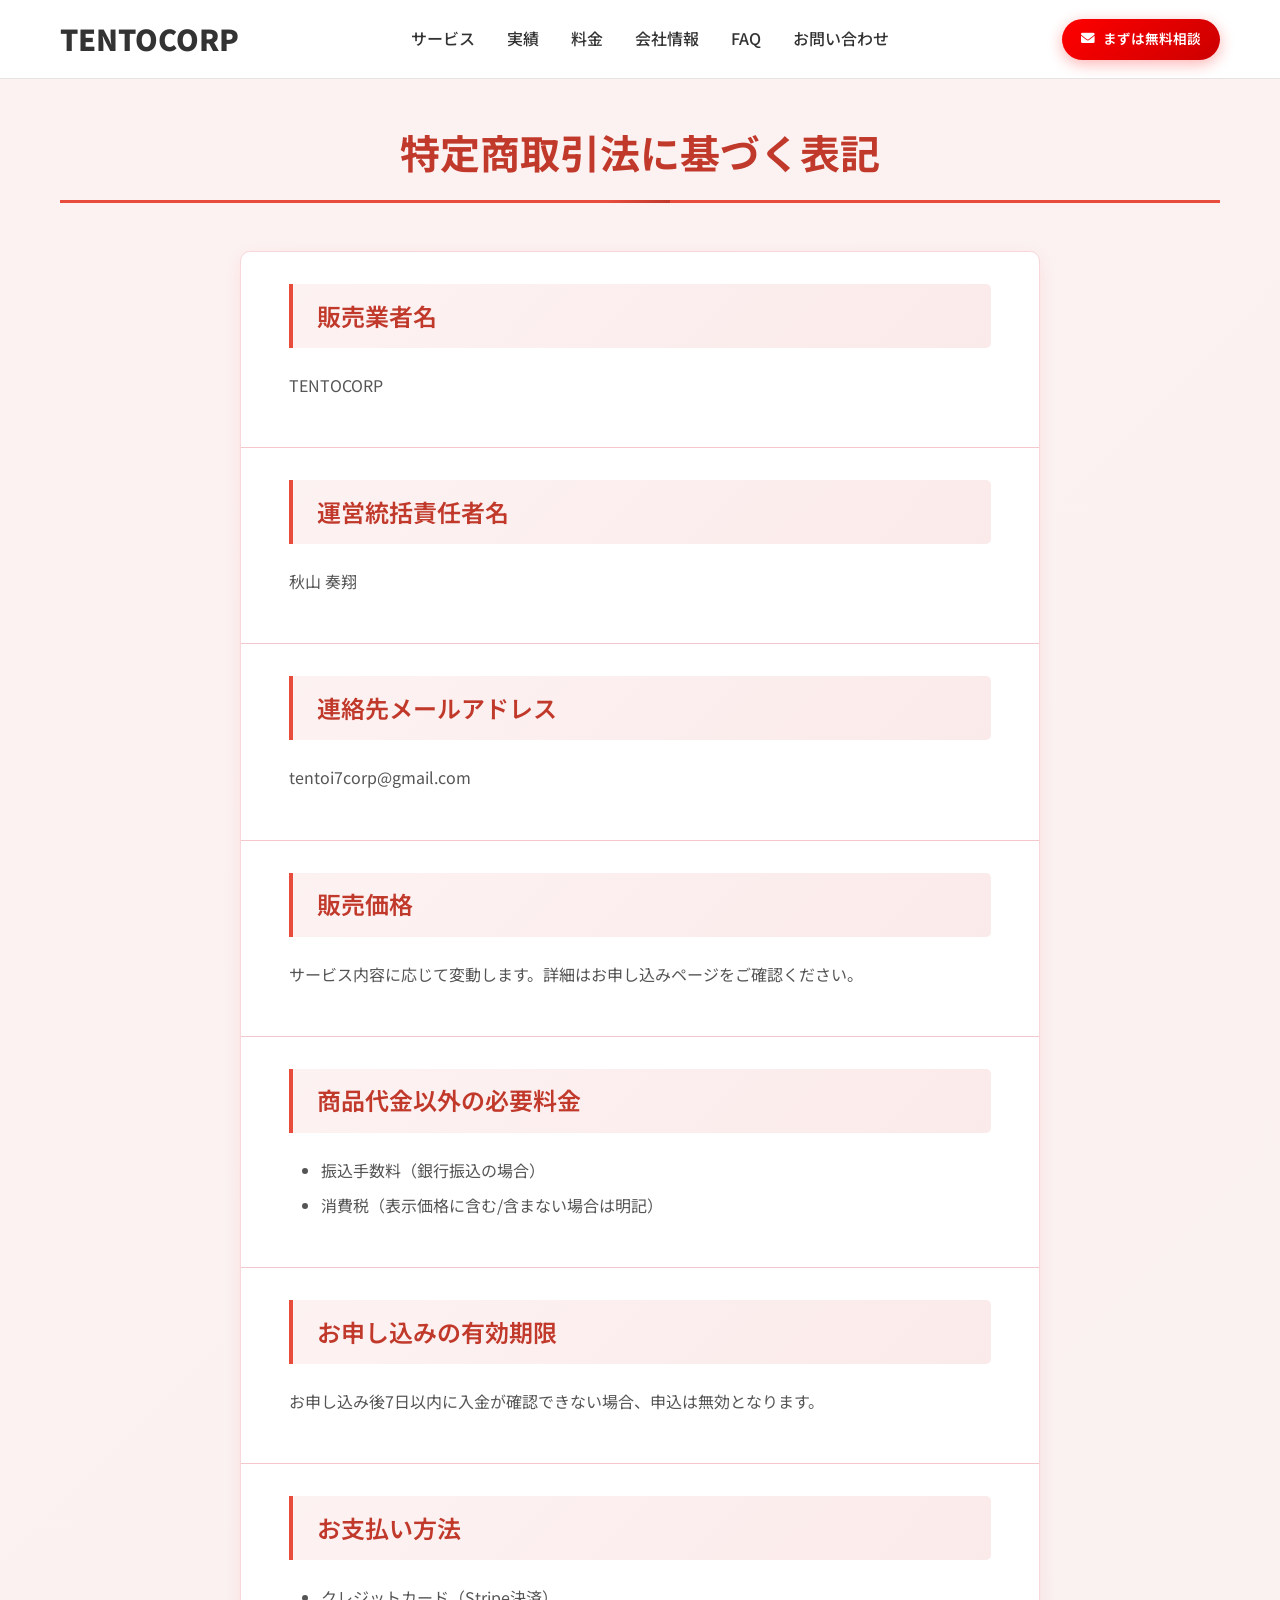
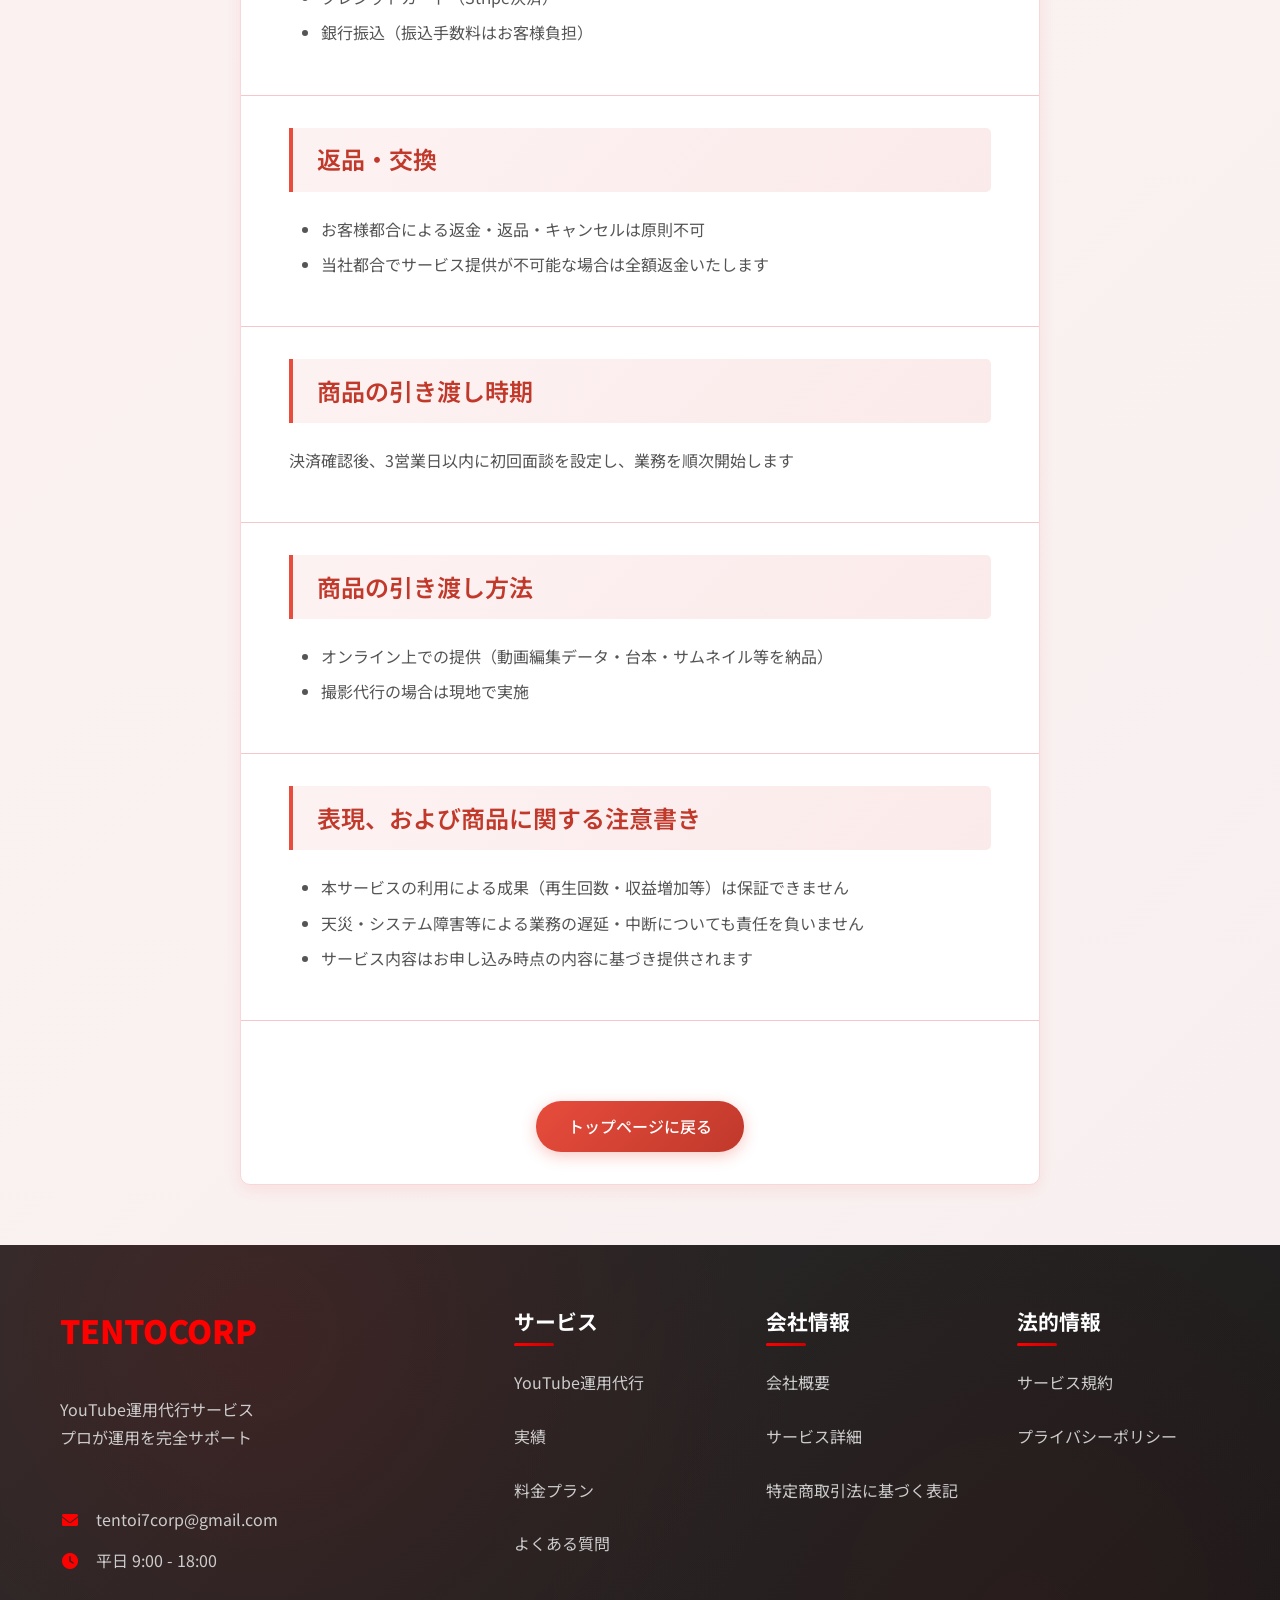
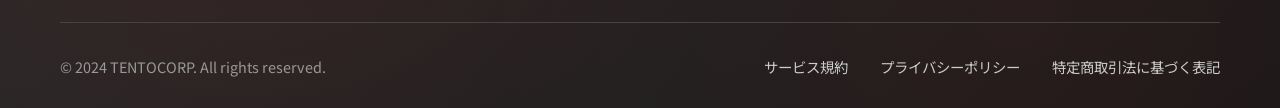
<file: legal-notation.html>
<!DOCTYPE html>
<html lang="ja">

<head>
    <meta charset="UTF-8">
    <meta name="viewport" content="width=device-width, initial-scale=1.0">
    <title>特定商取引法に基づく表記</title>
    <link rel="stylesheet" href="styles.css">
    <link rel="stylesheet" href="privacy.css">
    <link href="https://fonts.googleapis.com/css2?family=Noto+Sans+JP:wght@300;400;500;700;900&display=swap"
        rel="stylesheet">
    <link rel="stylesheet" href="https://cdnjs.cloudflare.com/ajax/libs/font-awesome/6.0.0/css/all.min.css">
</head>

<body>
    <!-- Header -->
    <header class="header">
        <div class="container">
            <div class="header-content">
                <div class="logo">
                    <a href="index.html#top">
                        <h1>TENTOCORP</h1>
                    </a>
                </div>
                <nav class="nav">
                    <ul class="nav-list">
                        <li><a href="index.html#service" class="nav-link">サービス</a></li>
                        <li><a href="index.html#results" class="nav-link">実績</a></li>
                        <li><a href="index.html#pricing" class="nav-link">料金</a></li>
                        <li><a href="index.html#company-info" class="nav-link">会社情報</a></li>
                        <li><a href="index.html#faq" class="nav-link">FAQ</a></li>
                        <li><a href="index.html#contact" class="nav-link">お問い合わせ</a></li>
                    </ul>
                </nav>
                <div class="header-cta">
                    <a href="index.html#contact" class="btn btn-primary">
                        <i class="fas fa-envelope"></i>
                        まずは無料相談
                    </a>
                </div>
                <div class="mobile-menu-toggle">
                    <span></span>
                    <span></span>
                    <span></span>
                </div>
            </div>
        </div>
    </header>

    <!-- Mobile Menu -->
    <div class="mobile-menu" id="mobileMenu">
        <button class="mobile-menu-close" id="mobileMenuClose">
            <i class="fas fa-times"></i>
        </button>
        <div class="mobile-menu-content">
            <ul class="mobile-menu-list">
                <li><a href="index.html#service" class="mobile-menu-link">サービス</a></li>
                <li><a href="index.html#results" class="mobile-menu-link">実績</a></li>
                <li><a href="index.html#pricing" class="mobile-menu-link">料金</a></li>
                <li><a href="index.html#company-info" class="mobile-menu-link">会社情報</a></li>
                <li><a href="index.html#faq" class="mobile-menu-link">FAQ</a></li>
                <li><a href="index.html#contact" class="mobile-menu-link">お問い合わせ</a></li>
            </ul>
        </div>
    </div>

    <!-- Privacy Policy Content -->
    <section class="privacy-content">
        <div class="container">
            <h1 class="privacy-title">特定商取引法に基づく表記</h1>

            <main class="privacy-main">
                <div class="privacy-section">
                    <h2 class="privacy-subtitle">販売業者名</h2>
                    <p>TENTOCORP</p>
                </div>
                <div class="privacy-section">
                    <h2 class="privacy-subtitle">運営統括責任者名</h2>
                    <p>秋山 奏翔</p>
                </div>
                <div class="privacy-section">
                    <h2 class="privacy-subtitle">連絡先メールアドレス</h2>
                    <p>tentoi7corp@gmail.com</p>
                </div>
                <div class="privacy-section">
                    <h2 class="privacy-subtitle">販売価格</h2>
                    <p>サービス内容に応じて変動します。詳細はお申し込みページをご確認ください。</p>
                </div>
                <div class="privacy-section">
                    <h2 class="privacy-subtitle">商品代金以外の必要料金</h2>
                    <ul>
                        <li>振込手数料（銀行振込の場合）</li>
                        <li>消費税（表示価格に含む/含まない場合は明記）</li>
                    </ul>
                </div>
                <div class="privacy-section">
                    <h2 class="privacy-subtitle">お申し込みの有効期限</h2>
                    <p>お申し込み後7日以内に入金が確認できない場合、申込は無効となります。</p>
                </div>
                <div class="privacy-section">
                    <h2 class="privacy-subtitle">お支払い方法</h2>
                    <ul>
                        <li>クレジットカード（Stripe決済）</li>
                        <li>銀行振込（振込手数料はお客様負担）</li>
                    </ul>
                </div>
                <div class="privacy-section">
                    <h2 class="privacy-subtitle">返品・交換</h2>
                    <ul>
                        <li>お客様都合による返金・返品・キャンセルは原則不可</li>
                        <li>当社都合でサービス提供が不可能な場合は全額返金いたします</li>
                    </ul>
                </div>
                <div class="privacy-section">
                    <h2 class="privacy-subtitle">商品の引き渡し時期</h2>
                    <p>決済確認後、3営業日以内に初回面談を設定し、業務を順次開始します</p>
                </div>
                <div class="privacy-section">
                    <h2 class="privacy-subtitle">商品の引き渡し方法</h2>
                    <ul>
                        <li>オンライン上での提供（動画編集データ・台本・サムネイル等を納品）</li>
                        <li>撮影代行の場合は現地で実施</li>
                    </ul>
                </div>
                <div class="privacy-section">
                    <h2 class="privacy-subtitle">表現、および商品に関する注意書き</h2>
                    <ul>
                        <li>本サービスの利用による成果（再生回数・収益増加等）は保証できません</li>
                        <li>天災・システム障害等による業務の遅延・中断についても責任を負いません</li>
                        <li>サービス内容はお申し込み時点の内容に基づき提供されます</li>
                    </ul>
                </div>
                <footer class="privacy-footer">
                    <p><a href="index.html" class="back-link">トップページに戻る</a></p>
                </footer>
            </main>
        </div>
    </section>

    <!-- Footer -->
    <footer class="footer">
        <div class="container">
            <div class="footer-content">
                <div class="footer-brand">
                    <div class="footer-logo">TENTOCORP</div>
                    <div class="footer-description">
                        YouTube運用代行サービス<br>
                        プロが運用を完全サポート
                    </div>
                    <div class="footer-contact-info">
                        <div class="contact-info-item">
                            <i class="fas fa-envelope"></i>
                            <span>tentoi7corp@gmail.com</span>
                        </div>
                        <div class="contact-info-item">
                            <i class="fas fa-clock"></i>
                            <span>平日 9:00 - 18:00</span>
                        </div>
                    </div>
                </div>
                
                <div class="footer-section">
                    <h4>サービス</h4>
                    <div class="footer-links">
                        <a href="index.html#service" class="footer-link">YouTube運用代行</a>
                        <a href="index.html#results" class="footer-link">実績</a>
                        <a href="index.html#pricing" class="footer-link">料金プラン</a>
                        <a href="index.html#faq" class="footer-link">よくある質問</a>
                    </div>
                </div>
                
                <div class="footer-section">
                    <h4>会社情報</h4>
                    <div class="footer-links">
                        <a href="index.html#company-info" class="footer-link">会社概要</a>
                        <a href="service-description.html" class="footer-link">サービス詳細</a>
                        <a href="legal-notation.html" class="footer-link">特定商取引法に基づく表記</a>
                    </div>
                </div>
                
                <div class="footer-section">
                    <h4>法的情報</h4>
                    <div class="footer-links">
                        <a href="terms-of-service.html" class="footer-link">サービス規約</a>
                        <a href="privacy.html" class="footer-link">プライバシーポリシー</a>
                    </div>
                </div>
            </div>
            
            <div class="footer-bottom">
                <div class="footer-bottom-content">
                    <div class="copyright">&copy; 2024 TENTOCORP. All rights reserved.</div>
                    <div class="footer-bottom-links">
                        <a href="terms-of-service.html">サービス規約</a>
                        <a href="privacy.html">プライバシーポリシー</a>
                        <a href="legal-notation.html">特定商取引法に基づく表記</a>
                    </div>
                </div>
            </div>
        </div>
    </footer>

    <script src="script.js"></script>
</body>

</html>
</file>
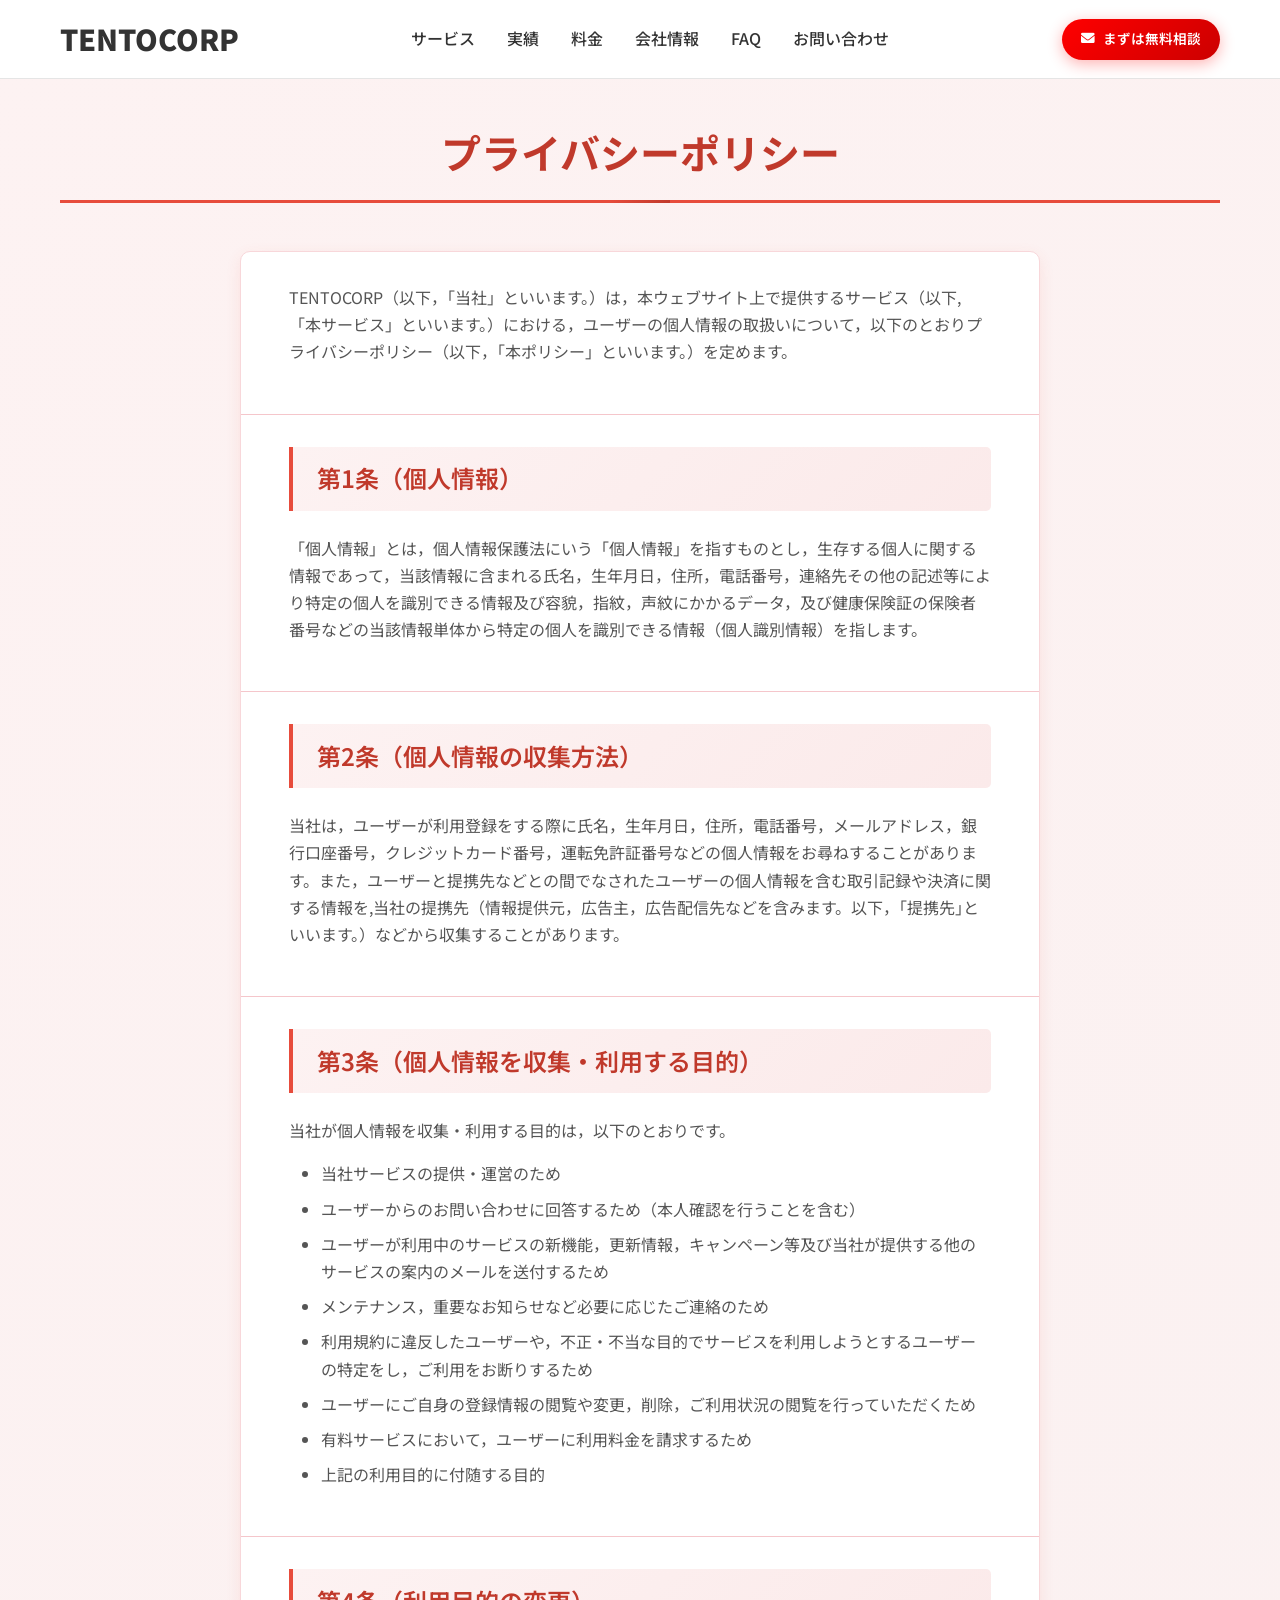
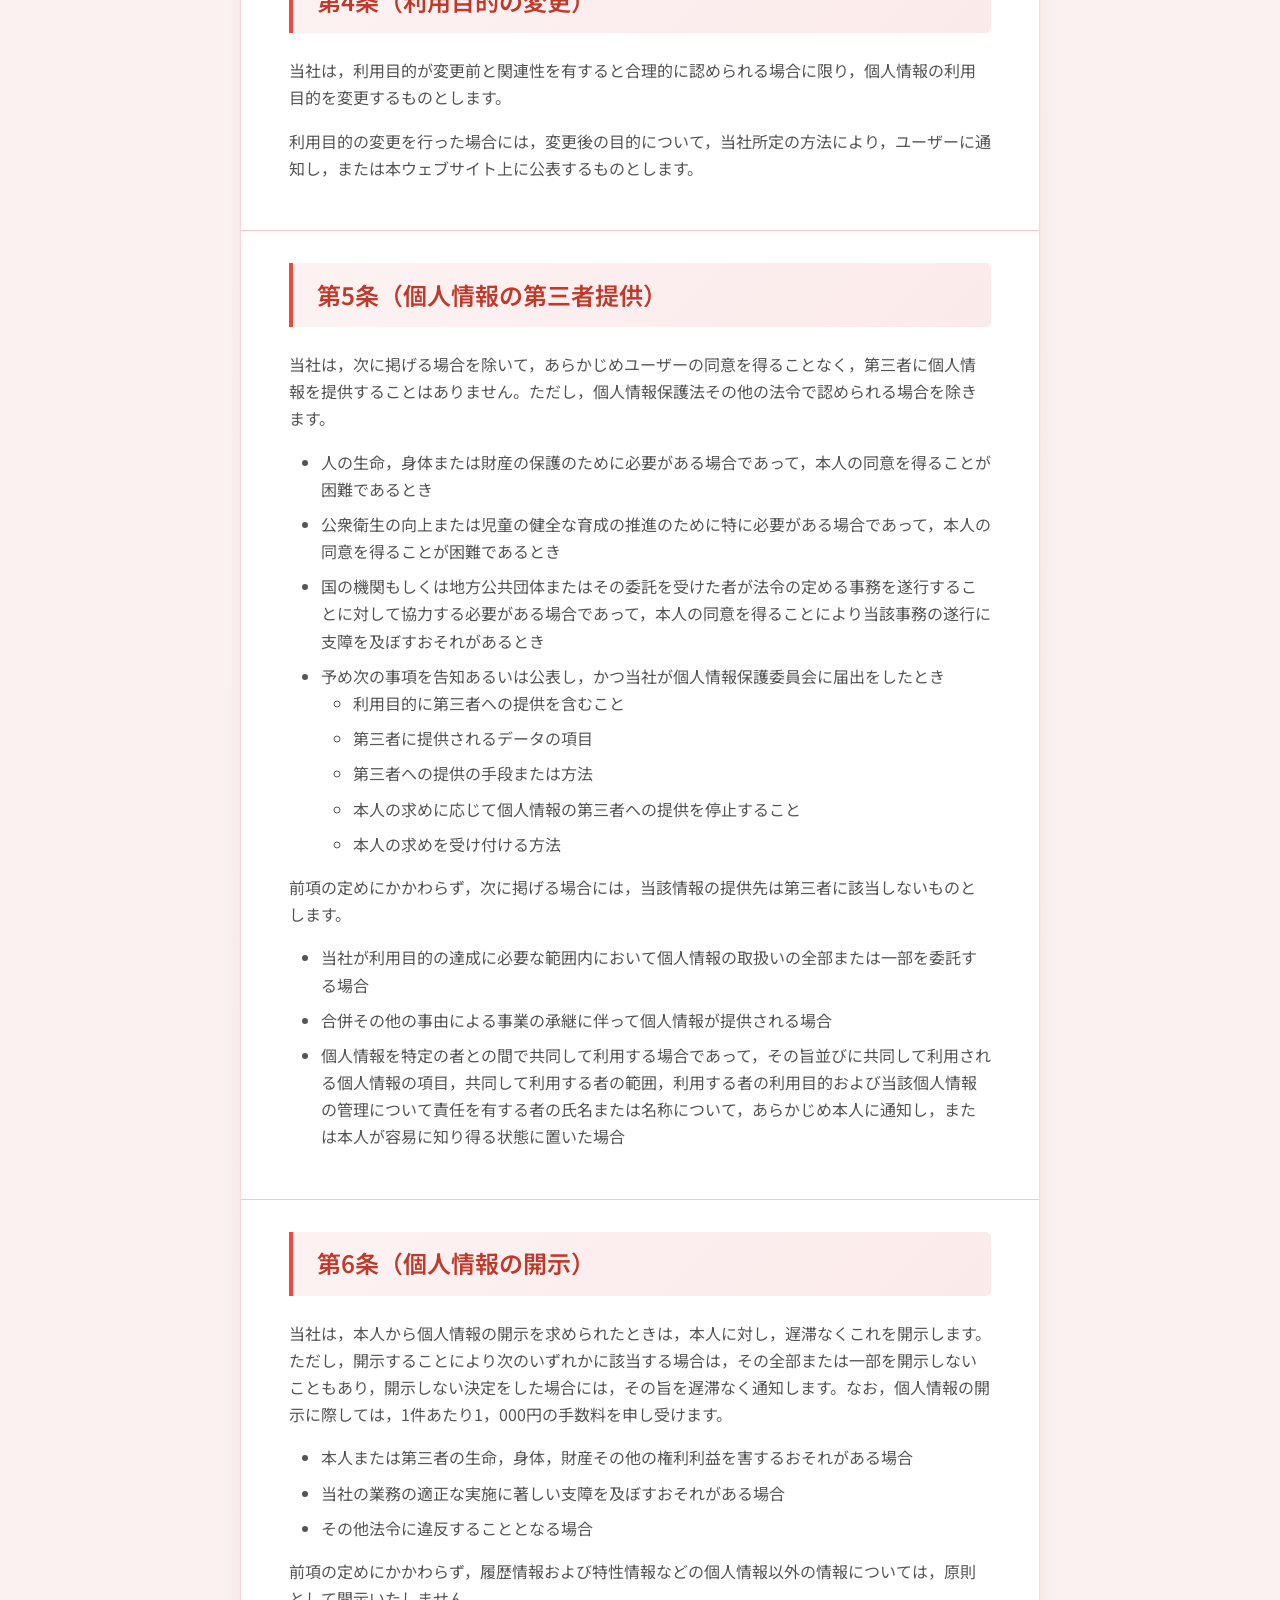
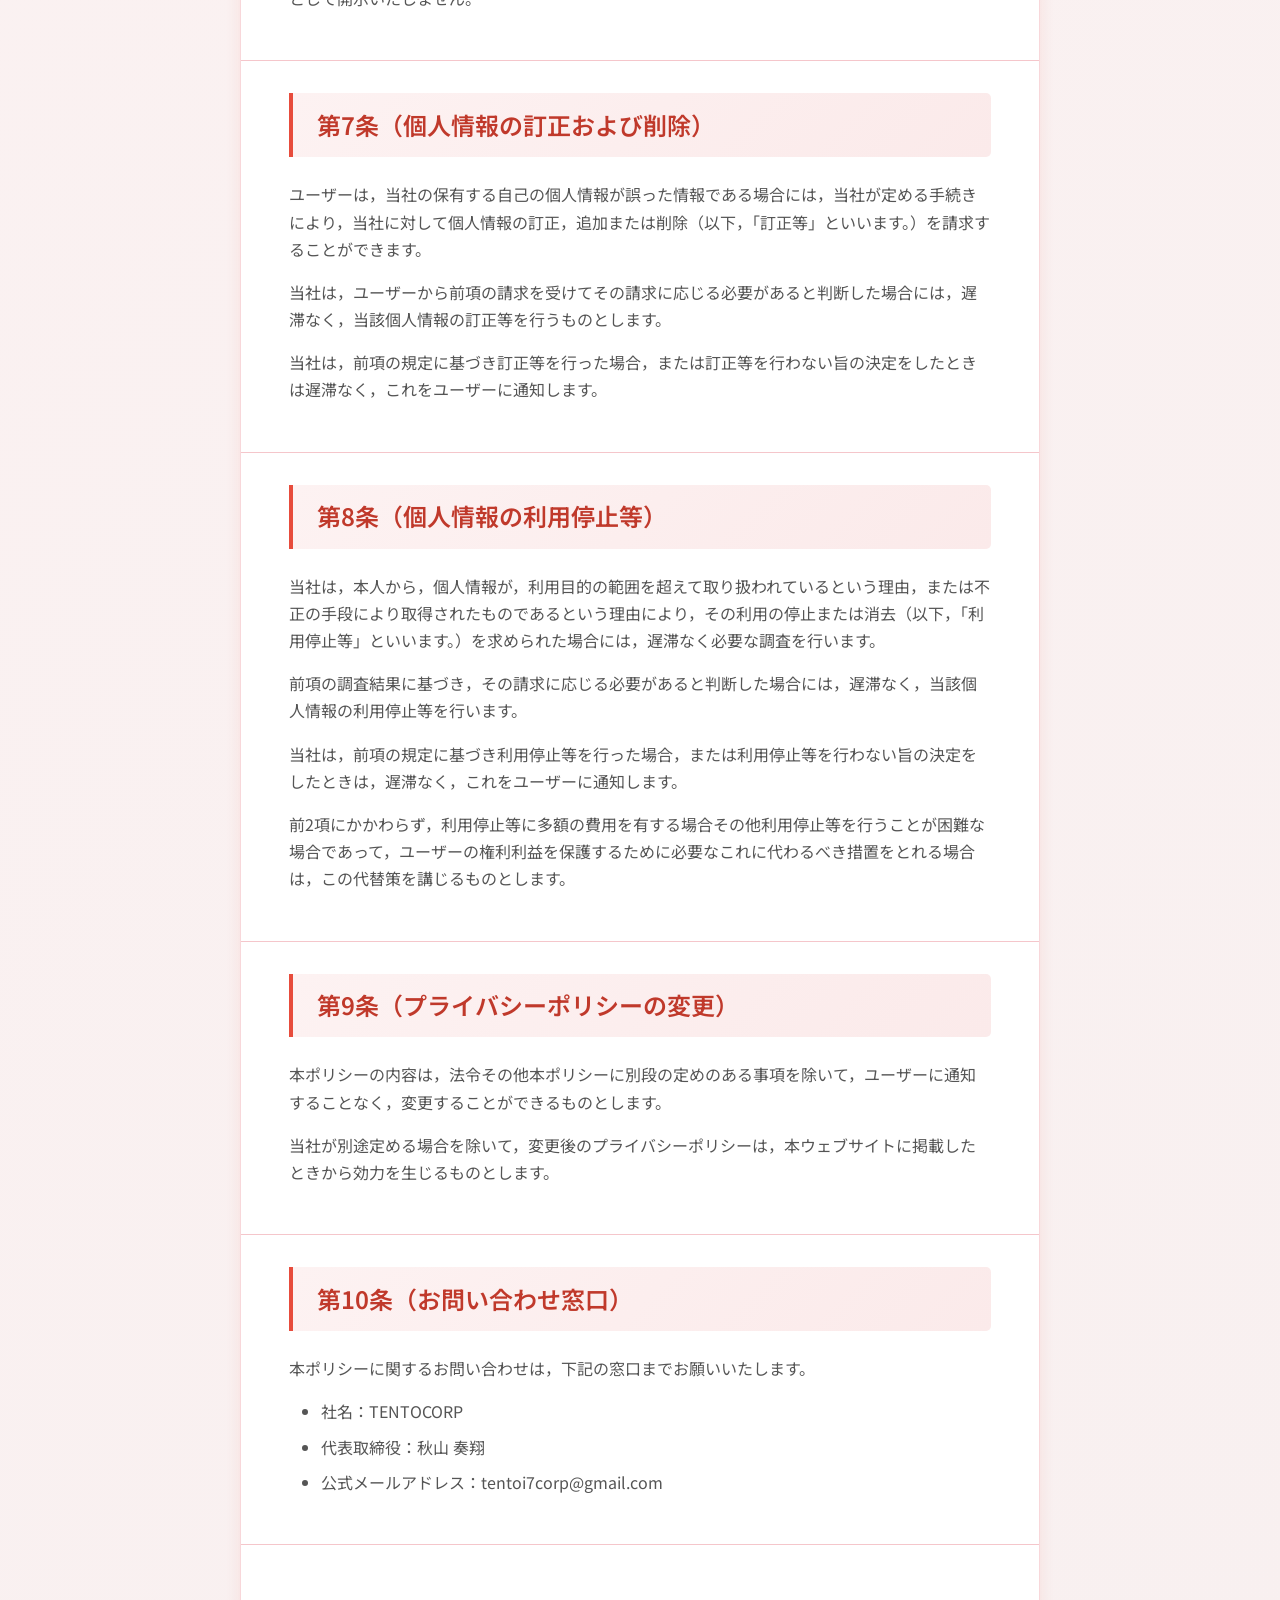
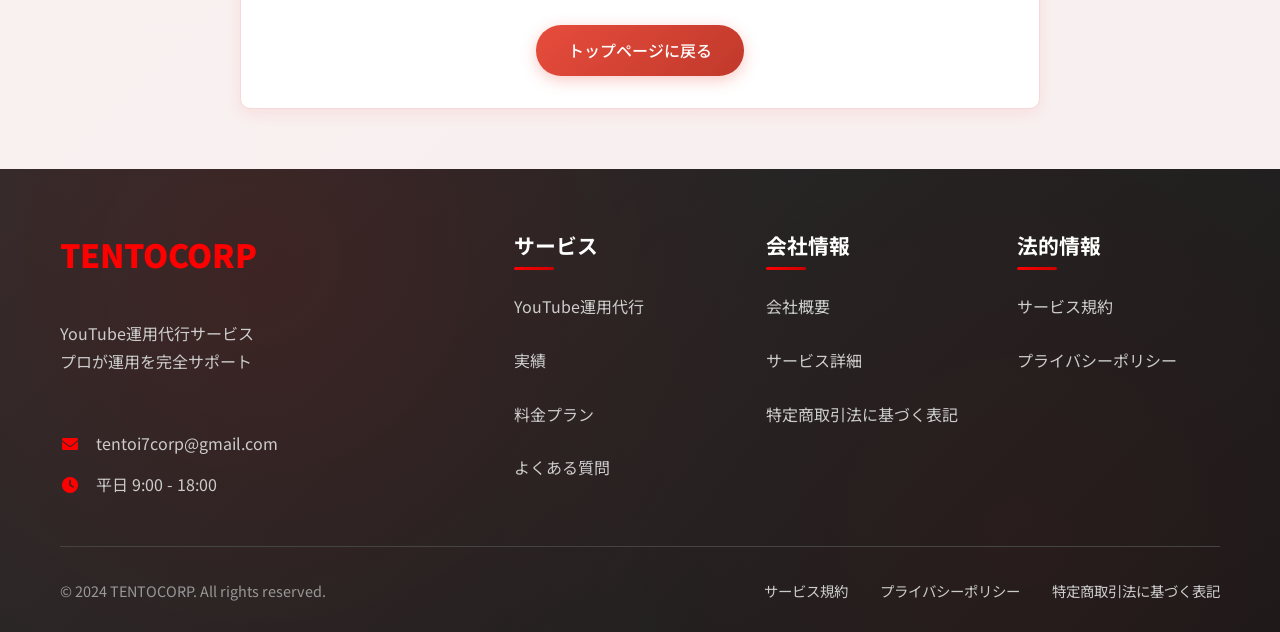
<file: privacy.html>
<!DOCTYPE html>
<html lang="ja">

<head>
    <meta charset="UTF-8">
    <meta name="viewport" content="width=device-width, initial-scale=1.0">
    <title>プライバシーポリシー</title>
    <link rel="stylesheet" href="styles.css">
    <link rel="stylesheet" href="privacy.css">
    <link href="https://fonts.googleapis.com/css2?family=Noto+Sans+JP:wght@300;400;500;700;900&display=swap"
        rel="stylesheet">
    <link rel="stylesheet" href="https://cdnjs.cloudflare.com/ajax/libs/font-awesome/6.0.0/css/all.min.css">
</head>

<body>
    <!-- Header -->
    <header class="header">
        <div class="container">
            <div class="header-content">
                <div class="logo">
                    <a href="index.html#top">
                        <h1>TENTOCORP</h1>
                    </a>
                </div>
                <nav class="nav">
                    <ul class="nav-list">
                        <li><a href="index.html#service" class="nav-link">サービス</a></li>
                        <li><a href="index.html#results" class="nav-link">実績</a></li>
                        <li><a href="index.html#pricing" class="nav-link">料金</a></li>
                        <li><a href="index.html#company-info" class="nav-link">会社情報</a></li>
                        <li><a href="index.html#faq" class="nav-link">FAQ</a></li>
                        <li><a href="index.html#contact" class="nav-link">お問い合わせ</a></li>
                    </ul>
                </nav>
                <div class="header-cta">
                    <a href="index.html#contact" class="btn btn-primary">
                        <i class="fas fa-envelope"></i>
                        まずは無料相談
                    </a>
                </div>
                <div class="mobile-menu-toggle">
                    <span></span>
                    <span></span>
                    <span></span>
                </div>
            </div>
        </div>
    </header>

    <!-- Mobile Menu -->
    <div class="mobile-menu" id="mobileMenu">
        <button class="mobile-menu-close" id="mobileMenuClose">
            <i class="fas fa-times"></i>
        </button>
        <div class="mobile-menu-content">
            <ul class="mobile-menu-list">
                <li><a href="index.html#service" class="mobile-menu-link">サービス</a></li>
                <li><a href="index.html#results" class="mobile-menu-link">実績</a></li>
                <li><a href="index.html#pricing" class="mobile-menu-link">料金</a></li>
                <li><a href="index.html#company-info" class="mobile-menu-link">会社情報</a></li>
                <li><a href="index.html#faq" class="mobile-menu-link">FAQ</a></li>
                <li><a href="index.html#contact" class="mobile-menu-link">お問い合わせ</a></li>
            </ul>
        </div>
    </div>

    <!-- Privacy Policy Content -->
    <section class="privacy-content">
        <div class="container">
            <h1 class="privacy-title">プライバシーポリシー</h1>

            <main class="privacy-main">
                <div class="privacy-section">
                    <p>TENTOCORP（以下，「当社」といいます。）は，本ウェブサイト上で提供するサービス（以下,「本サービス」といいます。）における，ユーザーの個人情報の取扱いについて，以下のとおりプライバシーポリシー（以下，「本ポリシー」といいます。）を定めます。</p>
                </div>

                <div class="privacy-section">
                    <h2 class="privacy-subtitle">第1条（個人情報）</h2>
                    <p>「個人情報」とは，個人情報保護法にいう「個人情報」を指すものとし，生存する個人に関する情報であって，当該情報に含まれる氏名，生年月日，住所，電話番号，連絡先その他の記述等により特定の個人を識別できる情報及び容貌，指紋，声紋にかかるデータ，及び健康保険証の保険者番号などの当該情報単体から特定の個人を識別できる情報（個人識別情報）を指します。</p>
                </div>

                <div class="privacy-section">
                    <h2 class="privacy-subtitle">第2条（個人情報の収集方法）</h2>
                    <p>当社は，ユーザーが利用登録をする際に氏名，生年月日，住所，電話番号，メールアドレス，銀行口座番号，クレジットカード番号，運転免許証番号などの個人情報をお尋ねすることがあります。また，ユーザーと提携先などとの間でなされたユーザーの個人情報を含む取引記録や決済に関する情報を,当社の提携先（情報提供元，広告主，広告配信先などを含みます。以下，｢提携先｣といいます。）などから収集することがあります。</p>
                </div>

                <div class="privacy-section">
                    <h2 class="privacy-subtitle">第3条（個人情報を収集・利用する目的）</h2>
                    <p>当社が個人情報を収集・利用する目的は，以下のとおりです。</p>
                    <ul>
                        <li>当社サービスの提供・運営のため</li>
                        <li>ユーザーからのお問い合わせに回答するため（本人確認を行うことを含む）</li>
                        <li>ユーザーが利用中のサービスの新機能，更新情報，キャンペーン等及び当社が提供する他のサービスの案内のメールを送付するため</li>
                        <li>メンテナンス，重要なお知らせなど必要に応じたご連絡のため</li>
                        <li>利用規約に違反したユーザーや，不正・不当な目的でサービスを利用しようとするユーザーの特定をし，ご利用をお断りするため</li>
                        <li>ユーザーにご自身の登録情報の閲覧や変更，削除，ご利用状況の閲覧を行っていただくため</li>
                        <li>有料サービスにおいて，ユーザーに利用料金を請求するため</li>
                        <li>上記の利用目的に付随する目的</li>
                    </ul>
                </div>

                <div class="privacy-section">
                    <h2 class="privacy-subtitle">第4条（利用目的の変更）</h2>
                    <p>当社は，利用目的が変更前と関連性を有すると合理的に認められる場合に限り，個人情報の利用目的を変更するものとします。</p>
                    <p>利用目的の変更を行った場合には，変更後の目的について，当社所定の方法により，ユーザーに通知し，または本ウェブサイト上に公表するものとします。</p>
                </div>

                <div class="privacy-section">
                    <h2 class="privacy-subtitle">第5条（個人情報の第三者提供）</h2>
                    <p>当社は，次に掲げる場合を除いて，あらかじめユーザーの同意を得ることなく，第三者に個人情報を提供することはありません。ただし，個人情報保護法その他の法令で認められる場合を除きます。</p>
                    <ul>
                        <li>人の生命，身体または財産の保護のために必要がある場合であって，本人の同意を得ることが困難であるとき</li>
                        <li>公衆衛生の向上または児童の健全な育成の推進のために特に必要がある場合であって，本人の同意を得ることが困難であるとき</li>
                        <li>国の機関もしくは地方公共団体またはその委託を受けた者が法令の定める事務を遂行することに対して協力する必要がある場合であって，本人の同意を得ることにより当該事務の遂行に支障を及ぼすおそれがあるとき</li>
                        <li>予め次の事項を告知あるいは公表し，かつ当社が個人情報保護委員会に届出をしたとき
                            <ul>
                                <li>利用目的に第三者への提供を含むこと</li>
                                <li>第三者に提供されるデータの項目</li>
                                <li>第三者への提供の手段または方法</li>
                                <li>本人の求めに応じて個人情報の第三者への提供を停止すること</li>
                                <li>本人の求めを受け付ける方法</li>
                            </ul>
                        </li>
                    </ul>
                    <p>前項の定めにかかわらず，次に掲げる場合には，当該情報の提供先は第三者に該当しないものとします。</p>
                    <ul>
                        <li>当社が利用目的の達成に必要な範囲内において個人情報の取扱いの全部または一部を委託する場合</li>
                        <li>合併その他の事由による事業の承継に伴って個人情報が提供される場合</li>
                        <li>個人情報を特定の者との間で共同して利用する場合であって，その旨並びに共同して利用される個人情報の項目，共同して利用する者の範囲，利用する者の利用目的および当該個人情報の管理について責任を有する者の氏名または名称について，あらかじめ本人に通知し，または本人が容易に知り得る状態に置いた場合</li>
                    </ul>
                </div>

                <div class="privacy-section">
                    <h2 class="privacy-subtitle">第6条（個人情報の開示）</h2>
                    <p>当社は，本人から個人情報の開示を求められたときは，本人に対し，遅滞なくこれを開示します。ただし，開示することにより次のいずれかに該当する場合は，その全部または一部を開示しないこともあり，開示しない決定をした場合には，その旨を遅滞なく通知します。なお，個人情報の開示に際しては，1件あたり1，000円の手数料を申し受けます。</p>
                    <ul>
                        <li>本人または第三者の生命，身体，財産その他の権利利益を害するおそれがある場合</li>
                        <li>当社の業務の適正な実施に著しい支障を及ぼすおそれがある場合</li>
                        <li>その他法令に違反することとなる場合</li>
                    </ul>
                    <p>前項の定めにかかわらず，履歴情報および特性情報などの個人情報以外の情報については，原則として開示いたしません。</p>
                </div>

                <div class="privacy-section">
                    <h2 class="privacy-subtitle">第7条（個人情報の訂正および削除）</h2>
                    <p>ユーザーは，当社の保有する自己の個人情報が誤った情報である場合には，当社が定める手続きにより，当社に対して個人情報の訂正，追加または削除（以下，「訂正等」といいます。）を請求することができます。</p>
                    <p>当社は，ユーザーから前項の請求を受けてその請求に応じる必要があると判断した場合には，遅滞なく，当該個人情報の訂正等を行うものとします。</p>
                    <p>当社は，前項の規定に基づき訂正等を行った場合，または訂正等を行わない旨の決定をしたときは遅滞なく，これをユーザーに通知します。</p>
                </div>

                <div class="privacy-section">
                    <h2 class="privacy-subtitle">第8条（個人情報の利用停止等）</h2>
                    <p>当社は，本人から，個人情報が，利用目的の範囲を超えて取り扱われているという理由，または不正の手段により取得されたものであるという理由により，その利用の停止または消去（以下，「利用停止等」といいます。）を求められた場合には，遅滞なく必要な調査を行います。</p>
                    <p>前項の調査結果に基づき，その請求に応じる必要があると判断した場合には，遅滞なく，当該個人情報の利用停止等を行います。</p>
                    <p>当社は，前項の規定に基づき利用停止等を行った場合，または利用停止等を行わない旨の決定をしたときは，遅滞なく，これをユーザーに通知します。</p>
                    <p>前2項にかかわらず，利用停止等に多額の費用を有する場合その他利用停止等を行うことが困難な場合であって，ユーザーの権利利益を保護するために必要なこれに代わるべき措置をとれる場合は，この代替策を講じるものとします。</p>
                </div>

                <div class="privacy-section">
                    <h2 class="privacy-subtitle">第9条（プライバシーポリシーの変更）</h2>
                    <p>本ポリシーの内容は，法令その他本ポリシーに別段の定めのある事項を除いて，ユーザーに通知することなく，変更することができるものとします。</p>
                    <p>当社が別途定める場合を除いて，変更後のプライバシーポリシーは，本ウェブサイトに掲載したときから効力を生じるものとします。</p>
                </div>

                <div class="privacy-section">
                    <h2 class="privacy-subtitle">第10条（お問い合わせ窓口）</h2>
                    <p>本ポリシーに関するお問い合わせは，下記の窓口までお願いいたします。</p>
                    <ul>
                        <li>社名：TENTOCORP</li>
                        <li>代表取締役：秋山 奏翔</li>
                        <li>公式メールアドレス：tentoi7corp@gmail.com</li>
                    </ul>
                </div>

                <footer class="privacy-footer">
                    <p><a href="index.html" class="back-link">トップページに戻る</a></p>
                </footer>
            </main>
        </div>
    </section>

    <!-- Footer -->
    <footer class="footer">
        <div class="container">
            <div class="footer-content">
                <div class="footer-brand">
                    <div class="footer-logo">TENTOCORP</div>
                    <div class="footer-description">
                        YouTube運用代行サービス<br>
                        プロが運用を完全サポート
                    </div>
                    <div class="footer-contact-info">
                        <div class="contact-info-item">
                            <i class="fas fa-envelope"></i>
                            <span>tentoi7corp@gmail.com</span>
                        </div>
                        <div class="contact-info-item">
                            <i class="fas fa-clock"></i>
                            <span>平日 9:00 - 18:00</span>
                        </div>
                    </div>
                </div>
                
                <div class="footer-section">
                    <h4>サービス</h4>
                    <div class="footer-links">
                        <a href="index.html#service" class="footer-link">YouTube運用代行</a>
                        <a href="index.html#results" class="footer-link">実績</a>
                        <a href="index.html#pricing" class="footer-link">料金プラン</a>
                        <a href="index.html#faq" class="footer-link">よくある質問</a>
                    </div>
                </div>
                
                <div class="footer-section">
                    <h4>会社情報</h4>
                    <div class="footer-links">
                        <a href="index.html#company-info" class="footer-link">会社概要</a>
                        <a href="service-description.html" class="footer-link">サービス詳細</a>
                        <a href="legal-notation.html" class="footer-link">特定商取引法に基づく表記</a>
                    </div>
                </div>
                
                <div class="footer-section">
                    <h4>法的情報</h4>
                    <div class="footer-links">
                        <a href="terms-of-service.html" class="footer-link">サービス規約</a>
                        <a href="privacy.html" class="footer-link">プライバシーポリシー</a>
                    </div>
                </div>
            </div>
            
            <div class="footer-bottom">
                <div class="footer-bottom-content">
                    <div class="copyright">&copy; 2024 TENTOCORP. All rights reserved.</div>
                    <div class="footer-bottom-links">
                        <a href="terms-of-service.html">サービス規約</a>
                        <a href="privacy.html">プライバシーポリシー</a>
                        <a href="legal-notation.html">特定商取引法に基づく表記</a>
                    </div>
                </div>
            </div>
        </div>
    </footer>

    <script src="script.js"></script>
</body>

</html>
</file>
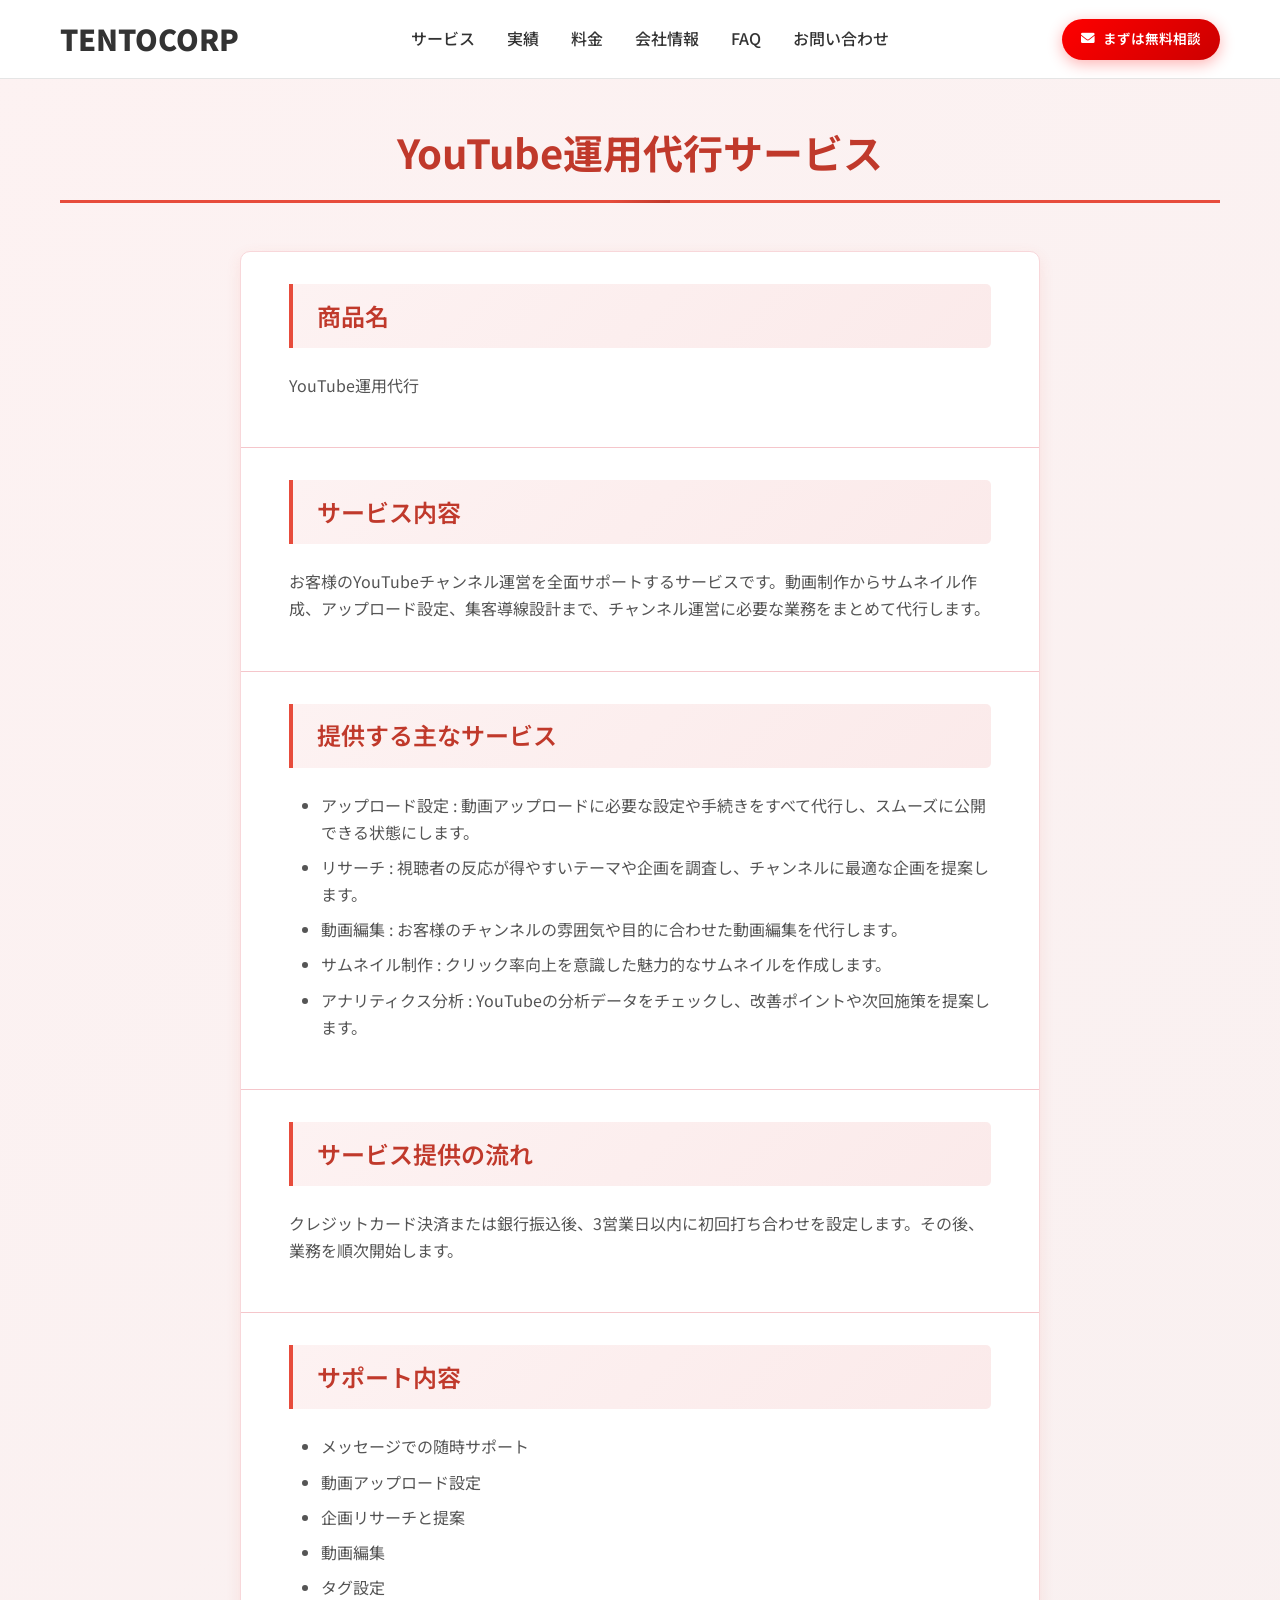
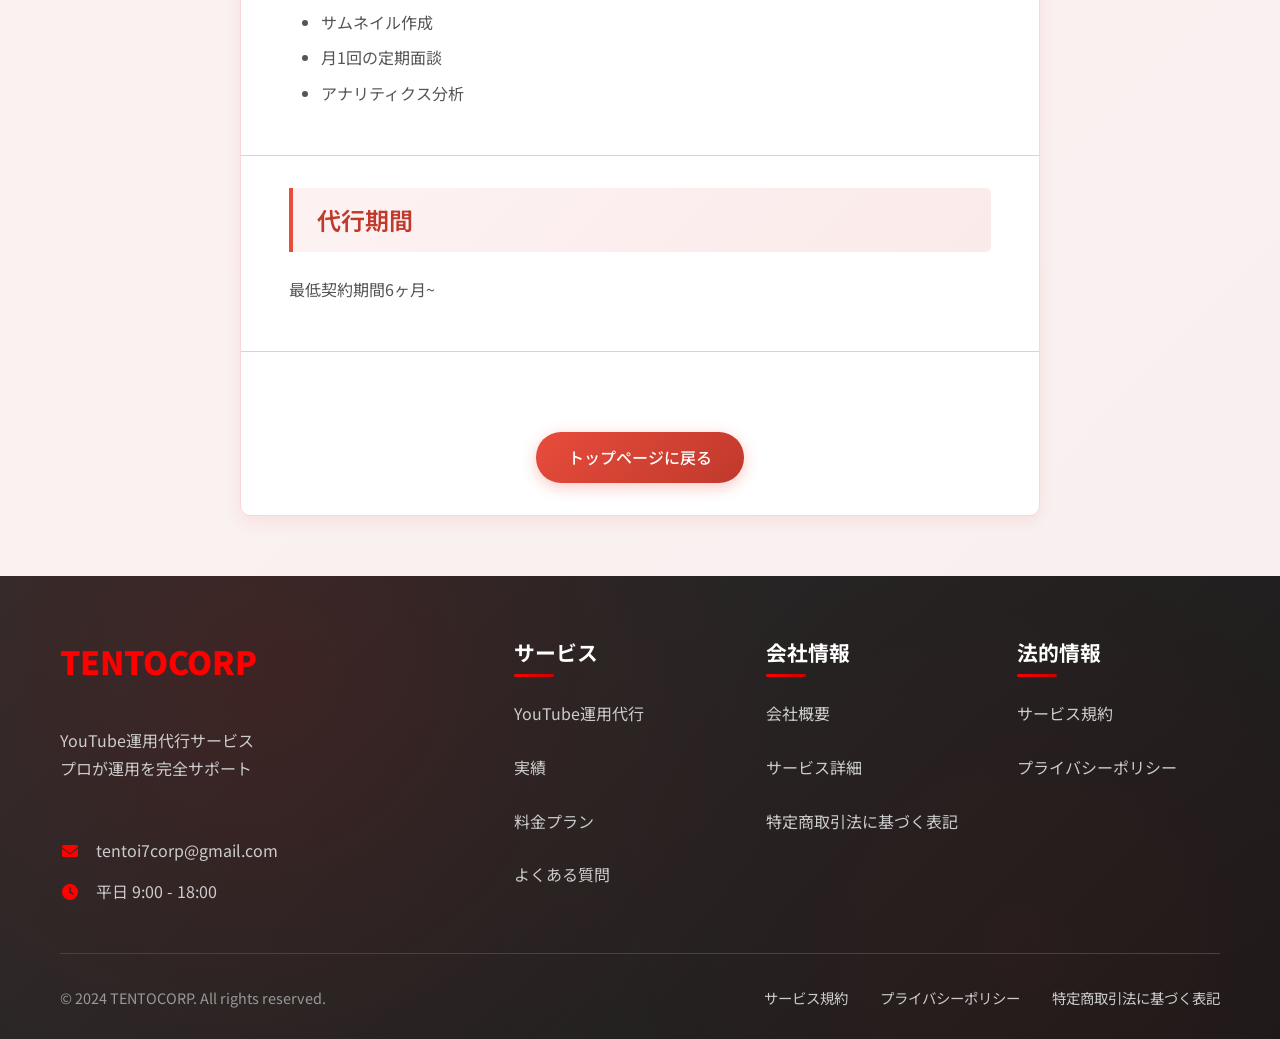
<file: service-description.html>
<!DOCTYPE html>
<html lang="ja">

<head>
    <meta charset="UTF-8">
    <meta name="viewport" content="width=device-width, initial-scale=1.0">
    <title>YouTube運用代行サービス</title>
    <link rel="stylesheet" href="styles.css">
    <link rel="stylesheet" href="privacy.css">
    <link href="https://fonts.googleapis.com/css2?family=Noto+Sans+JP:wght@300;400;500;700;900&display=swap"
        rel="stylesheet">
    <link rel="stylesheet" href="https://cdnjs.cloudflare.com/ajax/libs/font-awesome/6.0.0/css/all.min.css">
</head>

<body>
    <!-- Header -->
    <header class="header">
        <div class="container">
            <div class="header-content">
                <div class="logo">
                    <a href="index.html#top">
                        <h1>TENTOCORP</h1>
                    </a>
                </div>
                <nav class="nav">
                    <ul class="nav-list">
                        <li><a href="index.html#service" class="nav-link">サービス</a></li>
                        <li><a href="index.html#results" class="nav-link">実績</a></li>
                        <li><a href="index.html#pricing" class="nav-link">料金</a></li>
                        <li><a href="index.html#company-info" class="nav-link">会社情報</a></li>
                        <li><a href="index.html#faq" class="nav-link">FAQ</a></li>
                        <li><a href="index.html#contact" class="nav-link">お問い合わせ</a></li>
                    </ul>
                </nav>
                <div class="header-cta">
                    <a href="index.html#contact" class="btn btn-primary">
                        <i class="fas fa-envelope"></i>
                        まずは無料相談
                    </a>
                </div>
                <div class="mobile-menu-toggle">
                    <span></span>
                    <span></span>
                    <span></span>
                </div>
            </div>
        </div>
    </header>

    <!-- Mobile Menu -->
    <div class="mobile-menu" id="mobileMenu">
        <button class="mobile-menu-close" id="mobileMenuClose">
            <i class="fas fa-times"></i>
        </button>
        <div class="mobile-menu-content">
            <ul class="mobile-menu-list">
                <li><a href="index.html#service" class="mobile-menu-link">サービス</a></li>
                <li><a href="index.html#results" class="mobile-menu-link">実績</a></li>
                <li><a href="index.html#pricing" class="mobile-menu-link">料金</a></li>
                <li><a href="index.html#company-info" class="mobile-menu-link">会社情報</a></li>
                <li><a href="index.html#faq" class="mobile-menu-link">FAQ</a></li>
                <li><a href="index.html#contact" class="mobile-menu-link">お問い合わせ</a></li>
            </ul>
        </div>
    </div>

    <!-- Privacy Policy Content -->
    <section class="privacy-content">
        <div class="container">
            <h1 class="privacy-title">YouTube運用代行サービス</h1>

            <main class="privacy-main">
                <div class="privacy-section">
                    <h2 class="privacy-subtitle">商品名</h2>
                    <p>YouTube運用代行</p>
                </div>
                <div class="privacy-section">
                    <h2 class="privacy-subtitle">サービス内容</h2>
                    <p>お客様のYouTubeチャンネル運営を全面サポートするサービスです。動画制作からサムネイル作成、アップロード設定、集客導線設計まで、チャンネル運営に必要な業務をまとめて代行します。</p>
                </div>
                <div class="privacy-section">
                    <h2 class="privacy-subtitle">提供する主なサービス</h2>
                    <ul>
                        <li>アップロード設定 : 動画アップロードに必要な設定や手続きをすべて代行し、スムーズに公開できる状態にします。</li>
                        <li>リサーチ : 視聴者の反応が得やすいテーマや企画を調査し、チャンネルに最適な企画を提案します。</li>
                        <li>動画編集 : お客様のチャンネルの雰囲気や目的に合わせた動画編集を代行します。</li>
                        <li>サムネイル制作 : クリック率向上を意識した魅力的なサムネイルを作成します。</li>
                        <li>アナリティクス分析 : YouTubeの分析データをチェックし、改善ポイントや次回施策を提案します。</li>
                    </ul>
                </div>
                <div class="privacy-section">
                    <h2 class="privacy-subtitle">サービス提供の流れ</h2>
                    <p>クレジットカード決済または銀行振込後、3営業日以内に初回打ち合わせを設定します。その後、業務を順次開始します。</p>
                </div>
                <div class="privacy-section">
                    <h2 class="privacy-subtitle">サポート内容</h2>
                    <ul>
                        <li>メッセージでの随時サポート</li>
                        <li>動画アップロード設定</li>
                        <li>企画リサーチと提案</li>
                        <li>動画編集</li>
                        <li>タグ設定</li>
                        <li>サムネイル作成</li>
                        <li>月1回の定期面談</li>
                        <li>アナリティクス分析</li>
                    </ul>
                </div>
                <div class="privacy-section">
                    <h2 class="privacy-subtitle">代行期間</h2>
                    <p>最低契約期間6ヶ月~</p>
                </div>
                <footer class="privacy-footer">
                    <p><a href="index.html" class="back-link">トップページに戻る</a></p>
                </footer>
            </main>
        </div>
    </section>

    <!-- Footer -->
    <footer class="footer">
        <div class="container">
            <div class="footer-content">
                <div class="footer-brand">
                    <div class="footer-logo">TENTOCORP</div>
                    <div class="footer-description">
                        YouTube運用代行サービス<br>
                        プロが運用を完全サポート
                    </div>
                    <div class="footer-contact-info">
                        <div class="contact-info-item">
                            <i class="fas fa-envelope"></i>
                            <span>tentoi7corp@gmail.com</span>
                        </div>
                        <div class="contact-info-item">
                            <i class="fas fa-clock"></i>
                            <span>平日 9:00 - 18:00</span>
                        </div>
                    </div>
                </div>
                
                <div class="footer-section">
                    <h4>サービス</h4>
                    <div class="footer-links">
                        <a href="index.html#service" class="footer-link">YouTube運用代行</a>
                        <a href="index.html#results" class="footer-link">実績</a>
                        <a href="index.html#pricing" class="footer-link">料金プラン</a>
                        <a href="index.html#faq" class="footer-link">よくある質問</a>
                    </div>
                </div>
                
                <div class="footer-section">
                    <h4>会社情報</h4>
                    <div class="footer-links">
                        <a href="index.html#company-info" class="footer-link">会社概要</a>
                        <a href="service-description.html" class="footer-link">サービス詳細</a>
                        <a href="legal-notation.html" class="footer-link">特定商取引法に基づく表記</a>
                    </div>
                </div>
                
                <div class="footer-section">
                    <h4>法的情報</h4>
                    <div class="footer-links">
                        <a href="terms-of-service.html" class="footer-link">サービス規約</a>
                        <a href="privacy.html" class="footer-link">プライバシーポリシー</a>
                    </div>
                </div>
            </div>
            
            <div class="footer-bottom">
                <div class="footer-bottom-content">
                    <div class="copyright">&copy; 2024 TENTOCORP. All rights reserved.</div>
                    <div class="footer-bottom-links">
                        <a href="terms-of-service.html">サービス規約</a>
                        <a href="privacy.html">プライバシーポリシー</a>
                        <a href="legal-notation.html">特定商取引法に基づく表記</a>
                    </div>
                </div>
            </div>
        </div>
    </footer>

    <script src="script.js"></script>
</body>

</html>
</file>
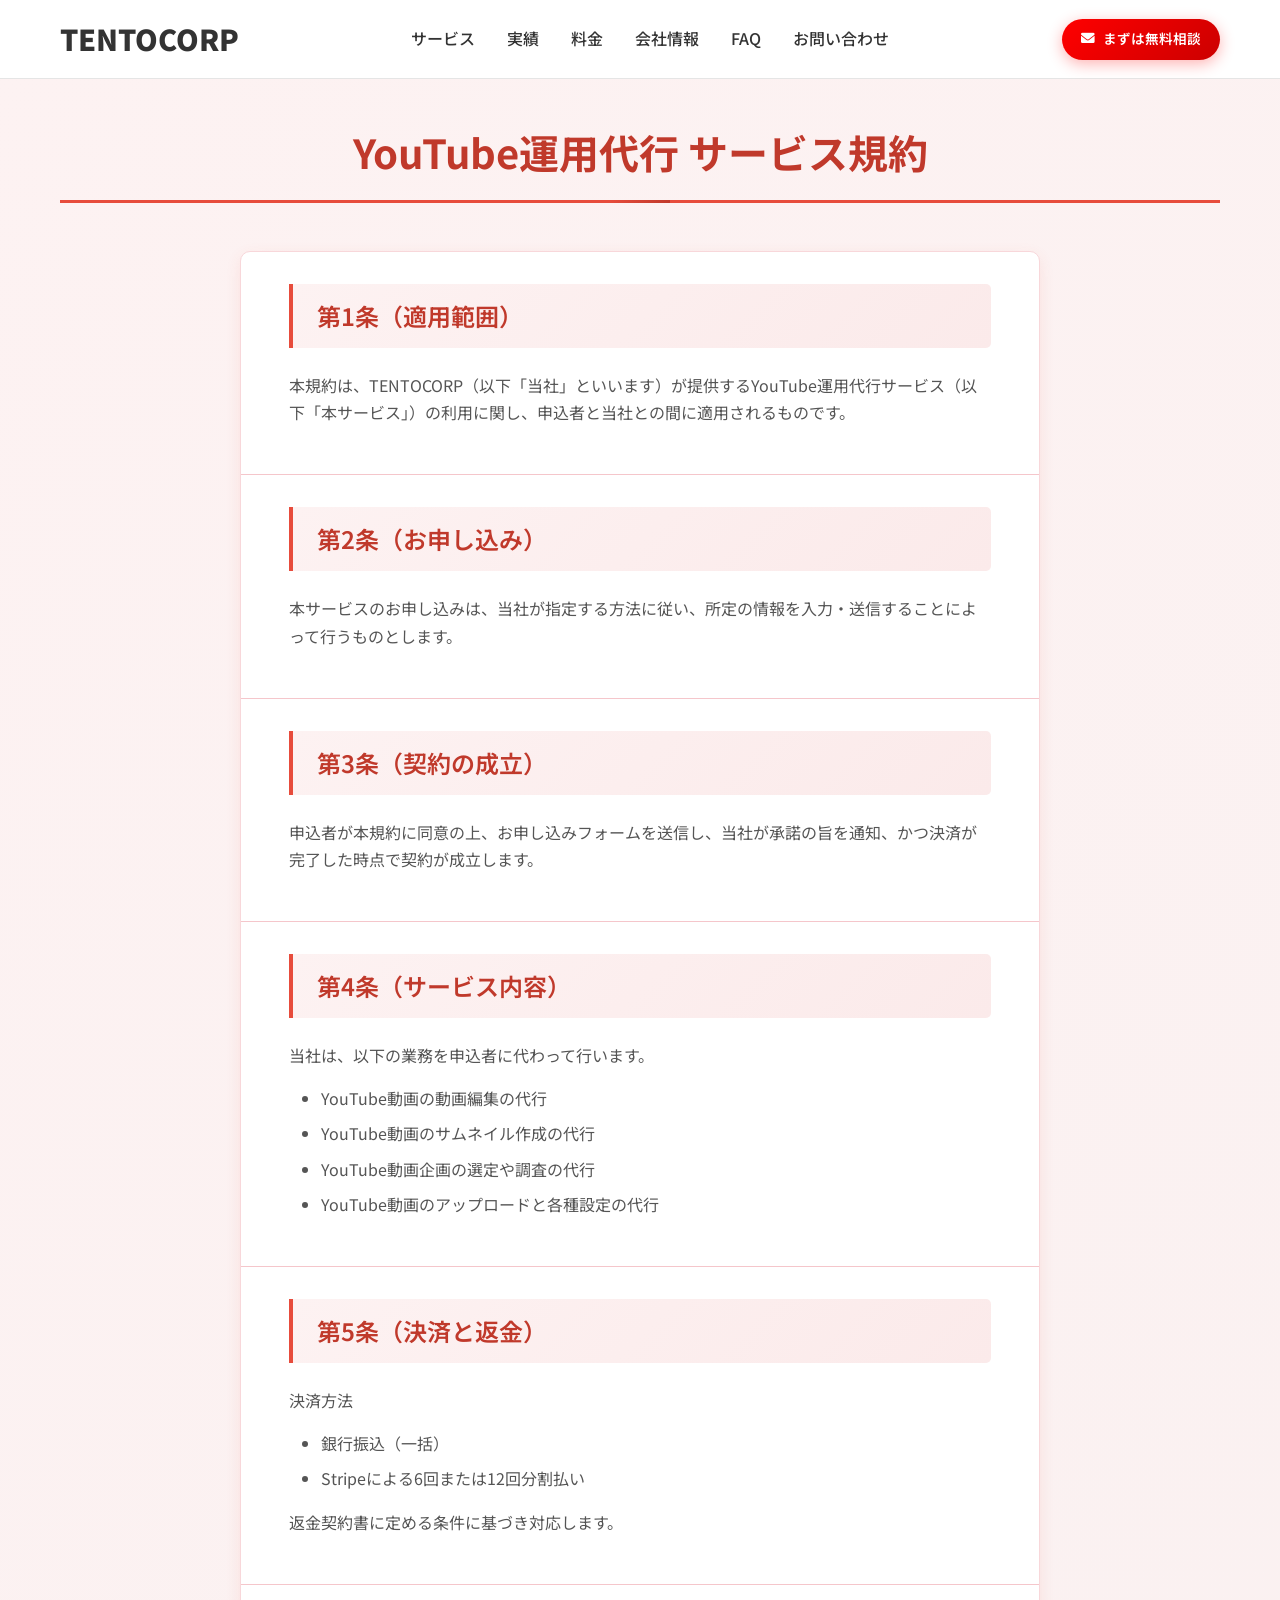
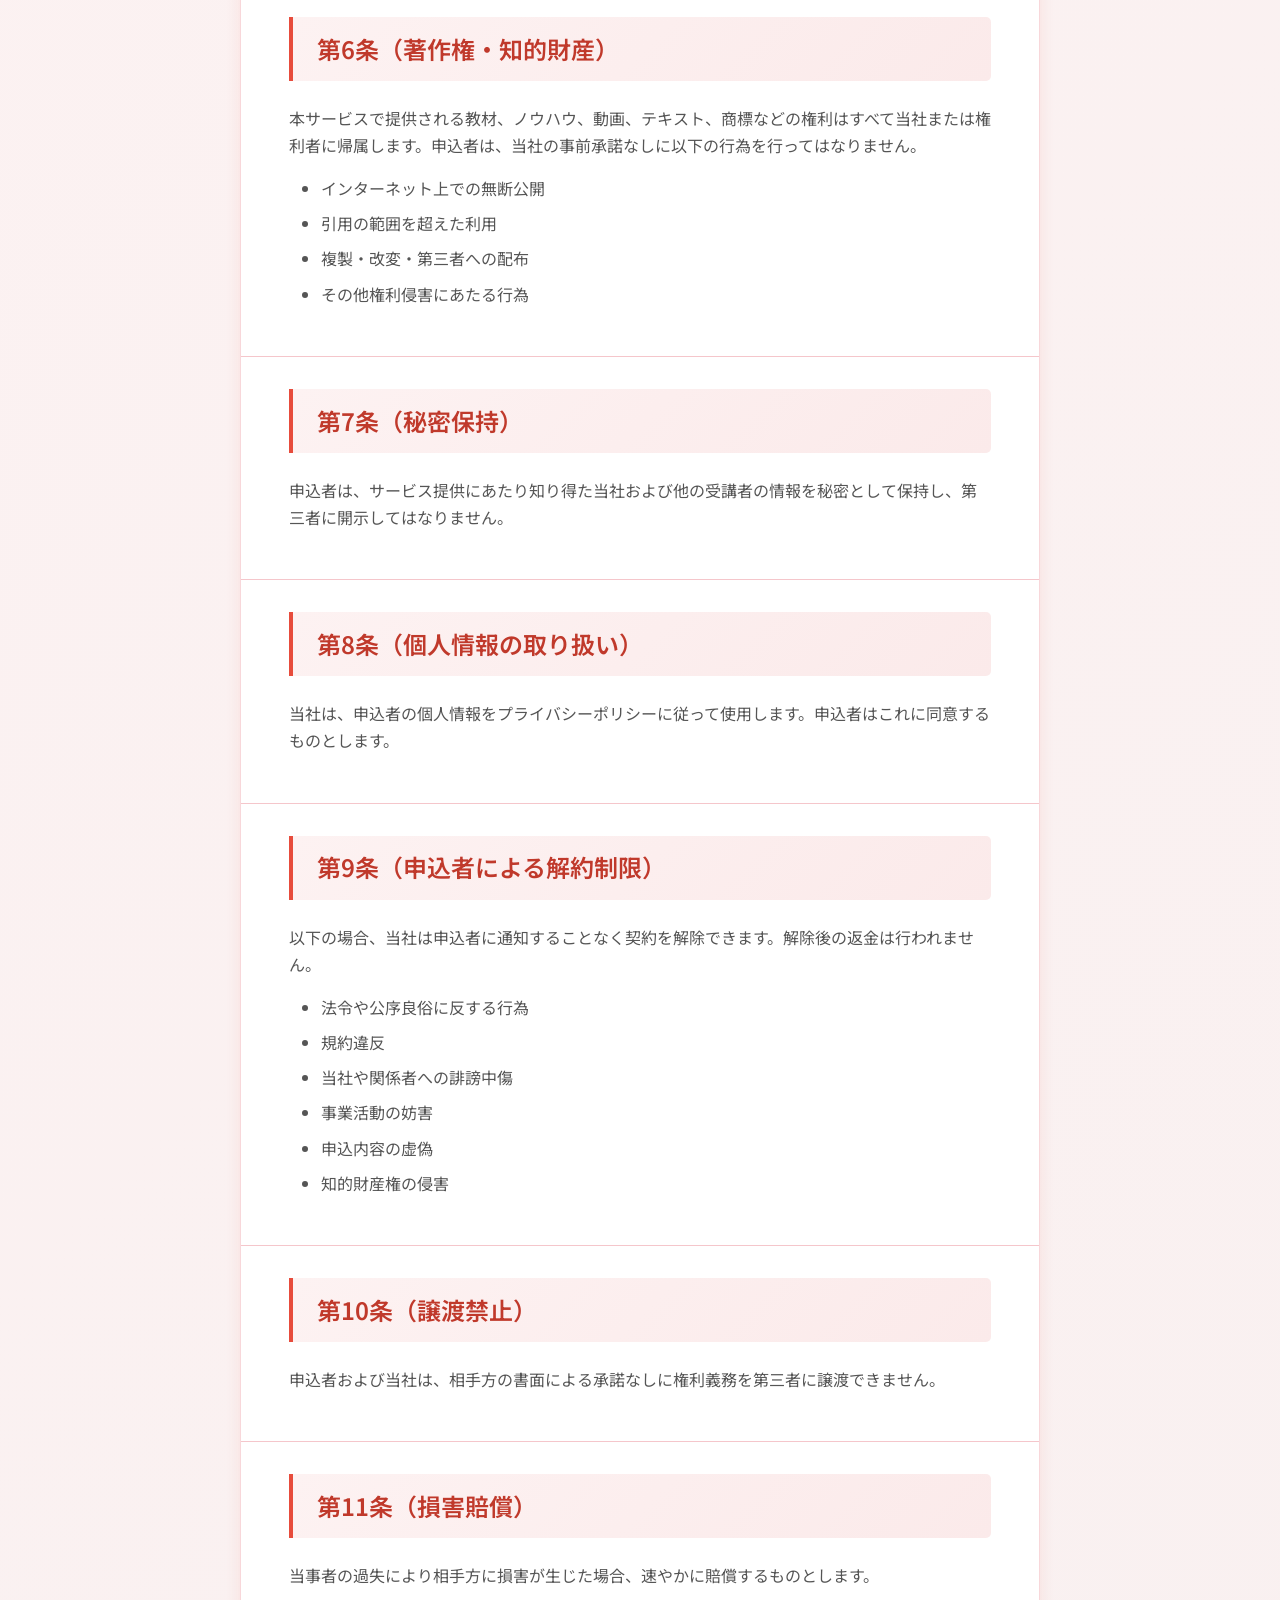
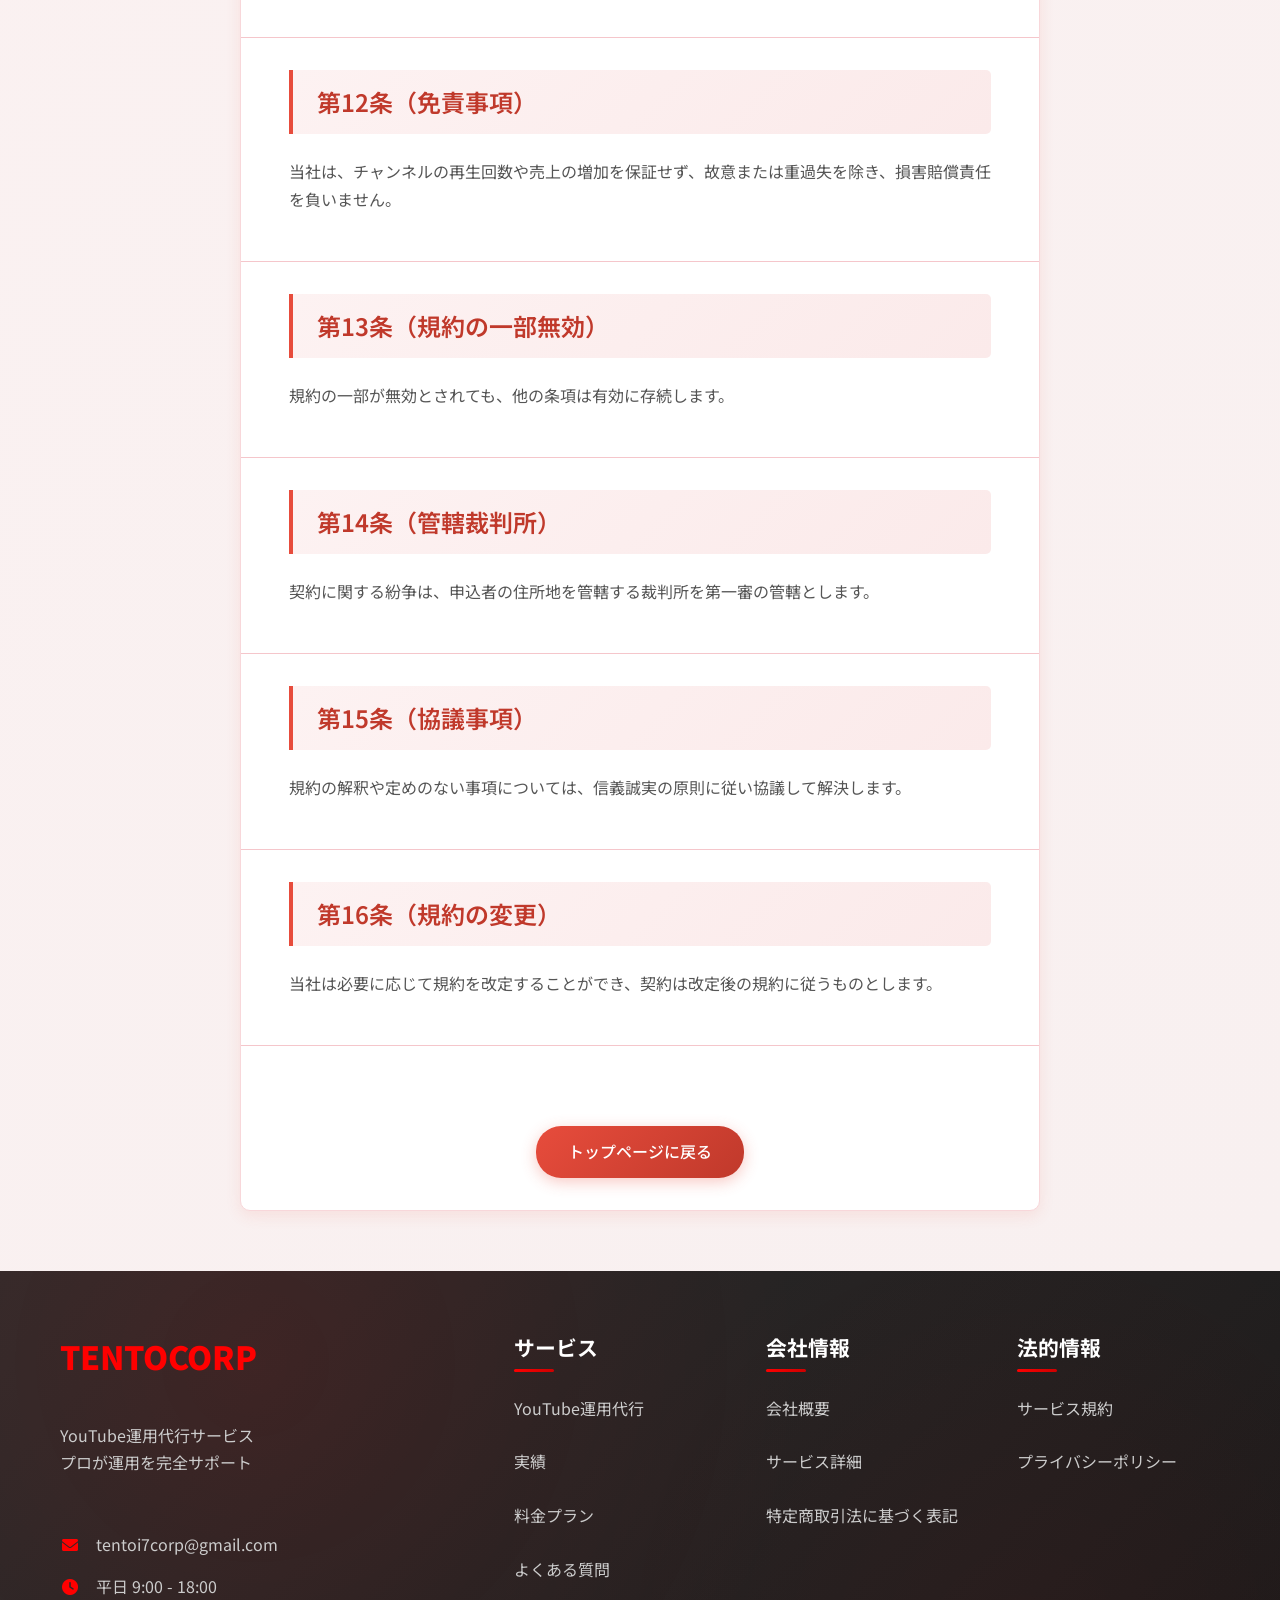
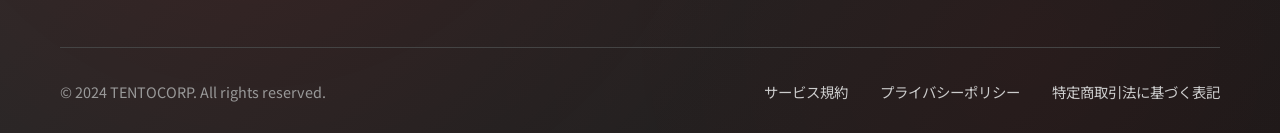
<file: terms-of-service.html>
<!DOCTYPE html>
<html lang="ja">

<head>
    <meta charset="UTF-8">
    <meta name="viewport" content="width=device-width, initial-scale=1.0">
    <title>YouTube運用代行 サービス規約</title>
    <link rel="stylesheet" href="styles.css">
    <link rel="stylesheet" href="privacy.css">
    <link href="https://fonts.googleapis.com/css2?family=Noto+Sans+JP:wght@300;400;500;700;900&display=swap"
        rel="stylesheet">
    <link rel="stylesheet" href="https://cdnjs.cloudflare.com/ajax/libs/font-awesome/6.0.0/css/all.min.css">
</head>

<body>
    <!-- Header -->
    <header class="header">
        <div class="container">
            <div class="header-content">
                <div class="logo">
                    <a href="index.html#top">
                        <h1>TENTOCORP</h1>
                    </a>
                </div>
                <nav class="nav">
                    <ul class="nav-list">
                        <li><a href="index.html#service" class="nav-link">サービス</a></li>
                        <li><a href="index.html#results" class="nav-link">実績</a></li>
                        <li><a href="index.html#pricing" class="nav-link">料金</a></li>
                        <li><a href="index.html#company-info" class="nav-link">会社情報</a></li>
                        <li><a href="index.html#faq" class="nav-link">FAQ</a></li>
                        <li><a href="index.html#contact" class="nav-link">お問い合わせ</a></li>
                    </ul>
                </nav>
                <div class="header-cta">
                    <a href="index.html#contact" class="btn btn-primary">
                        <i class="fas fa-envelope"></i>
                        まずは無料相談
                    </a>
                </div>
                <div class="mobile-menu-toggle">
                    <span></span>
                    <span></span>
                    <span></span>
                </div>
            </div>
        </div>
    </header>

    <!-- Mobile Menu -->
    <div class="mobile-menu" id="mobileMenu">
        <button class="mobile-menu-close" id="mobileMenuClose">
            <i class="fas fa-times"></i>
        </button>
        <div class="mobile-menu-content">
            <ul class="mobile-menu-list">
                <li><a href="index.html#service" class="mobile-menu-link">サービス</a></li>
                <li><a href="index.html#results" class="mobile-menu-link">実績</a></li>
                <li><a href="index.html#pricing" class="mobile-menu-link">料金</a></li>
                <li><a href="index.html#company-info" class="mobile-menu-link">会社情報</a></li>
                <li><a href="index.html#faq" class="mobile-menu-link">FAQ</a></li>
                <li><a href="index.html#contact" class="mobile-menu-link">お問い合わせ</a></li>
            </ul>
        </div>
    </div>

    <!-- Privacy Policy Content -->
    <section class="privacy-content">
        <div class="container">
            <h1 class="privacy-title">YouTube運用代行 サービス規約</h1>

            <main class="privacy-main">
                <div class="privacy-section">
                    <h2 class="privacy-subtitle">第1条（適用範囲）</h2>
                    <p>本規約は、TENTOCORP（以下「当社」といいます）が提供するYouTube運用代行サービス（以下「本サービス」）の利用に関し、申込者と当社との間に適用されるものです。</p>
                </div>
                <div class="privacy-section">
                    <h2 class="privacy-subtitle">第2条（お申し込み）</h2>
                    <p>本サービスのお申し込みは、当社が指定する方法に従い、所定の情報を入力・送信することによって行うものとします。</p>
                </div>
                <div class="privacy-section">
                    <h2 class="privacy-subtitle">第3条（契約の成立）</h2>
                    <p>申込者が本規約に同意の上、お申し込みフォームを送信し、当社が承諾の旨を通知、かつ決済が完了した時点で契約が成立します。</p>
                </div>
                <div class="privacy-section">
                    <h2 class="privacy-subtitle">第4条（サービス内容）</h2>
                    <p>当社は、以下の業務を申込者に代わって行います。</p>
                    <ul>
                        <li>YouTube動画の動画編集の代行</li>
                        <li>YouTube動画のサムネイル作成の代行</li>
                        <li>YouTube動画企画の選定や調査の代行</li>
                        <li>YouTube動画のアップロードと各種設定の代行</li>
                    </ul>
                </div>
                <div class="privacy-section">
                    <h2 class="privacy-subtitle">第5条（決済と返金）</h2>
                    <p>決済方法</p>
                    <ul>
                        <li>銀行振込（一括）</li>
                        <li>Stripeによる6回または12回分割払い</li>
                    </ul>
                    <p>返金契約書に定める条件に基づき対応します。</p>
                </div>
                <div class="privacy-section">
                    <h2 class="privacy-subtitle">第6条（著作権・知的財産）</h2>
                    <p>本サービスで提供される教材、ノウハウ、動画、テキスト、商標などの権利はすべて当社または権利者に帰属します。申込者は、当社の事前承諾なしに以下の行為を行ってはなりません。</p>
                    <ul>
                        <li>インターネット上での無断公開</li>
                        <li>引用の範囲を超えた利用</li>
                        <li>複製・改変・第三者への配布</li>
                        <li>その他権利侵害にあたる行為</li>
                    </ul>
                </div>
                <div class="privacy-section">
                    <h2 class="privacy-subtitle">第7条（秘密保持）</h2>
                    <p>申込者は、サービス提供にあたり知り得た当社および他の受講者の情報を秘密として保持し、第三者に開示してはなりません。</p>
                </div>
                <div class="privacy-section">
                    <h2 class="privacy-subtitle">第8条（個人情報の取り扱い）</h2>
                    <p>当社は、申込者の個人情報をプライバシーポリシーに従って使用します。申込者はこれに同意するものとします。</p>
                </div>
                <div class="privacy-section">
                    <h2 class="privacy-subtitle">第9条（申込者による解約制限）</h2>
                    <p>以下の場合、当社は申込者に通知することなく契約を解除できます。解除後の返金は行われません。</p>
                    <ul>
                        <li>法令や公序良俗に反する行為</li>
                        <li>規約違反</li>
                        <li>当社や関係者への誹謗中傷</li>
                        <li>事業活動の妨害</li>
                        <li>申込内容の虚偽</li>
                        <li>知的財産権の侵害</li>
                    </ul>
                </div>
                <div class="privacy-section">
                    <h2 class="privacy-subtitle">第10条（譲渡禁止）</h2>
                    <p>申込者および当社は、相手方の書面による承諾なしに権利義務を第三者に譲渡できません。</p>
                </div>
                <div class="privacy-section">
                    <h2 class="privacy-subtitle">第11条（損害賠償）</h2>
                    <p>当事者の過失により相手方に損害が生じた場合、速やかに賠償するものとします。</p>
                </div>
                <div class="privacy-section">
                    <h2 class="privacy-subtitle">第12条（免責事項）</h2>
                    <p>当社は、チャンネルの再生回数や売上の増加を保証せず、故意または重過失を除き、損害賠償責任を負いません。</p>
                </div>
                <div class="privacy-section">
                    <h2 class="privacy-subtitle">第13条（規約の一部無効）</h2>
                    <p>規約の一部が無効とされても、他の条項は有効に存続します。</p>
                </div>
                <div class="privacy-section">
                    <h2 class="privacy-subtitle">第14条（管轄裁判所）</h2>
                    <p>契約に関する紛争は、申込者の住所地を管轄する裁判所を第一審の管轄とします。</p>
                </div>
                <div class="privacy-section">
                    <h2 class="privacy-subtitle">第15条（協議事項）</h2>
                    <p>規約の解釈や定めのない事項については、信義誠実の原則に従い協議して解決します。</p>
                </div>
                <div class="privacy-section">
                    <h2 class="privacy-subtitle">第16条（規約の変更）</h2>
                    <p>当社は必要に応じて規約を改定することができ、契約は改定後の規約に従うものとします。</p>
                </div>
                <footer class="privacy-footer">
                    <p><a href="index.html" class="back-link">トップページに戻る</a></p>
                </footer>
            </main>
        </div>
    </section>

    <!-- Footer -->
    <footer class="footer">
        <div class="container">
            <div class="footer-content">
                <div class="footer-brand">
                    <div class="footer-logo">TENTOCORP</div>
                    <div class="footer-description">
                        YouTube運用代行サービス<br>
                        プロが運用を完全サポート
                    </div>
                    <div class="footer-contact-info">
                        <div class="contact-info-item">
                            <i class="fas fa-envelope"></i>
                            <span>tentoi7corp@gmail.com</span>
                        </div>
                        <div class="contact-info-item">
                            <i class="fas fa-clock"></i>
                            <span>平日 9:00 - 18:00</span>
                        </div>
                    </div>
                </div>
                
                <div class="footer-section">
                    <h4>サービス</h4>
                    <div class="footer-links">
                        <a href="index.html#service" class="footer-link">YouTube運用代行</a>
                        <a href="index.html#results" class="footer-link">実績</a>
                        <a href="index.html#pricing" class="footer-link">料金プラン</a>
                        <a href="index.html#faq" class="footer-link">よくある質問</a>
                    </div>
                </div>
                
                <div class="footer-section">
                    <h4>会社情報</h4>
                    <div class="footer-links">
                        <a href="index.html#company-info" class="footer-link">会社概要</a>
                        <a href="service-description.html" class="footer-link">サービス詳細</a>
                        <a href="legal-notation.html" class="footer-link">特定商取引法に基づく表記</a>
                    </div>
                </div>
                
                <div class="footer-section">
                    <h4>法的情報</h4>
                    <div class="footer-links">
                        <a href="terms-of-service.html" class="footer-link">サービス規約</a>
                        <a href="privacy.html" class="footer-link">プライバシーポリシー</a>
                    </div>
                </div>
            </div>
            
            <div class="footer-bottom">
                <div class="footer-bottom-content">
                    <div class="copyright">&copy; 2024 TENTOCORP. All rights reserved.</div>
                    <div class="footer-bottom-links">
                        <a href="terms-of-service.html">サービス規約</a>
                        <a href="privacy.html">プライバシーポリシー</a>
                        <a href="legal-notation.html">特定商取引法に基づく表記</a>
                    </div>
                </div>
            </div>
        </div>
    </footer>

    <script src="script.js"></script>
</body>

</html>
</file>
<file: styles.css>
/* Reset and Base Styles */
* {
    margin: 0;
    padding: 0;
    box-sizing: border-box;
}

html {
    scroll-behavior: smooth;
}

body {
    font-family: 'Noto Sans JP', sans-serif;
    line-height: 1.6;
    color: #333;
    background-color: #fff;
}

.container {
    max-width: 1200px;
    margin: 0 auto;
    padding: 0 20px;
}

/* Header Styles */
.header {
    position: fixed;
    top: 0;
    left: 0;
    right: 0;
    background: rgba(255, 255, 255, 0.95);
    backdrop-filter: blur(10px);
    border-bottom: 1px solid rgba(0, 0, 0, 0.1);
    z-index: 1000;
    transition: all 0.3s ease;
}

.header.scrolled {
    background: rgba(255, 255, 255, 0.98);
    box-shadow: 0 2px 20px rgba(0, 0, 0, 0.1);
}

.header-content {
    display: flex;
    align-items: center;
    justify-content: space-between;
    padding: 1rem 0;
}

.logo h1 {
    font-size: 1.8rem;
    font-weight: 900;
    color: #333;
}

.logo a {
    text-decoration: none;
    color: inherit;
    transition: color 0.3s ease;
}

.logo a:hover {
    color: #ff0000;
}

/* Header CTA Styles */
.header-cta {
    display: flex;
    align-items: center;
}

.header-cta .btn {
    font-size: 0.85rem;
    padding: 0.6rem 1.2rem;
}

/* Navigation Styles */
.nav {
    display: flex;
    align-items: center;
}

.nav-list {
    display: flex;
    list-style: none;
    gap: 2rem;
}

.nav-link {
    text-decoration: none;
    color: #333;
    font-weight: 500;
    transition: color 0.3s ease;
    position: relative;
}

.nav-link:hover {
    color: #ff0000;
}

.nav-link::after {
    content: '';
    position: absolute;
    bottom: -5px;
    left: 0;
    width: 0;
    height: 2px;
    background: #ff0000;
    transition: width 0.3s ease;
}

.nav-link:hover::after {
    width: 100%;
}

/* Mobile Menu Toggle */
.mobile-menu-toggle {
    display: none;
    flex-direction: column;
    cursor: pointer;
    gap: 4px;
    z-index: 1001;
}

.mobile-menu-toggle span {
    width: 25px;
    height: 3px;
    background: #333;
    transition: all 0.3s ease;
}

/* Mobile Menu Styles */
.mobile-menu {
    display: block;
    position: fixed;
    top: 0;
    left: 0;
    width: 100vw;
    height: 100vh;
    background: rgba(0, 0, 0, 0.8);
    z-index: 10000;
    opacity: 0;
    visibility: hidden;
    transition: all 0.3s ease;
}

.mobile-menu.active {
    opacity: 1;
    visibility: visible;
}

.mobile-menu-content {
    position: absolute;
    top: 0;
    left: 0;
    width: 100%;
    height: 100%;
    display: flex;
    flex-direction: column;
    justify-content: center;
    align-items: center;
    padding: 2rem;
    overflow-y: auto;
}

.mobile-menu-list {
    list-style: none;
    margin: 0;
    padding: 0;
    text-align: center;
    width: 100%;
    max-width: 400px;
}

.mobile-menu-list li {
    margin: 1rem 0;
}

.mobile-menu-link {
    color: white;
    text-decoration: none;
    font-size: 1.3rem;
    font-weight: 600;
    transition: all 0.3s ease;
    display: block;
    padding: 1rem 1.5rem;
    border-radius: 8px;
    background: rgba(255, 255, 255, 0.1);
    backdrop-filter: blur(10px);
    border: 1px solid rgba(255, 255, 255, 0.2);
}

.mobile-menu-link:hover {
    color: #ff0000;
    background: rgba(255, 255, 255, 0.2);
    transform: translateY(-2px);
}

.mobile-menu-close {
    position: absolute;
    top: 1.5rem;
    right: 1.5rem;
    background: rgba(255, 255, 255, 0.1);
    border: 1px solid rgba(255, 255, 255, 0.3);
    border-radius: 50%;
    color: white;
    font-size: 1.5rem;
    cursor: pointer;
    z-index: 10001;
    width: 40px;
    height: 40px;
    display: flex;
    align-items: center;
    justify-content: center;
    transition: all 0.3s ease;
}

.mobile-menu-close:hover {
    background: rgba(255, 255, 255, 0.2);
    transform: scale(1.1);
}

/* Mobile Menu Toggle Animation */
.mobile-menu-toggle.active span:nth-child(1) {
    transform: rotate(45deg) translate(5px, 5px);
}

.mobile-menu-toggle.active span:nth-child(2) {
    opacity: 0;
}

.mobile-menu-toggle.active span:nth-child(3) {
    transform: rotate(-45deg) translate(7px, -6px);
}

/* Button Styles */
.btn {
    display: inline-flex;
    align-items: center;
    gap: 0.5rem;
    padding: 0.75rem 1.5rem;
    border: none;
    border-radius: 50px;
    text-decoration: none;
    font-weight: 600;
    font-size: 0.9rem;
    transition: all 0.3s ease;
    cursor: pointer;
    white-space: nowrap;
}

.btn-primary {
    background: linear-gradient(135deg, #ff0000, #cc0000);
    color: white;
    box-shadow: 0 4px 15px rgba(255, 0, 0, 0.3);
}

.btn-primary:hover {
    transform: translateY(-2px);
    box-shadow: 0 6px 20px rgba(255, 0, 0, 0.4);
}

.btn-outline {
    background: transparent;
    color: #ffffff;
    border: 2px solid #ffffff;
}

.btn-outline:hover {
    background: #333;
    color: white;
}

.btn-large {
    padding: 1rem 2rem;
    font-size: 1rem;
}

/* Hero Section */
.hero {
    padding: 120px 0 80px;
    background: none;
    position: relative;
    overflow: hidden;
    min-height: 100vh;
    display: flex;
    align-items: center;
}

.hero-background {
    position: absolute;
    top: 0;
    left: 0;
    right: 0;
    bottom: 0;
    background-image: url('images/hero-image.jpg');
    background-size: cover;
    background-position: center;
    background-repeat: no-repeat;
    z-index: -2;
}

.hero-background::before {
    content: '';
    position: absolute;
    top: 0;
    left: 0;
    right: 0;
    bottom: 0;
    background: linear-gradient(90deg, 
        rgba(0, 0, 0, 0.7) 0%, 
        rgba(0, 0, 0, 0.5) 20%, 
        rgba(0, 0, 0, 0.3) 40%, 
        rgba(0, 0, 0, 0.15) 60%, 
        rgba(0, 0, 0, 0.08) 80%, 
        rgba(0, 0, 0, 0.02) 100%);
    z-index: -1;
}

.hero-background::after {
    content: '';
    position: absolute;
    top: 0;
    left: 0;
    right: 0;
    bottom: 0;
    background: radial-gradient(ellipse at left center, 
        rgba(255, 255, 255, 0.15) 0%, 
        rgba(255, 255, 255, 0.08) 25%, 
        rgba(255, 255, 255, 0.03) 50%, 
        transparent 70%);
    z-index: -1;
    animation: light-sweep 8s ease-in-out infinite;
}

.hero-content {
    display: grid;
    grid-template-columns: 1fr 1fr;
    gap: 4rem;
    align-items: center;
    text-align: left;
    max-width: 1200px;
    margin: 0 auto;
}

.hero-title {
    font-size: 3.0rem;
    font-weight: 900;
    line-height: 1.1;
    margin-bottom: 1.5rem;
    color: #333;
    background: linear-gradient(135deg, rgba(255, 255, 255, 0.98), rgba(255, 255, 255, 0.95));
    padding: 2rem 3rem;
    border-radius: 20px;
    display: inline-block;
    box-shadow: 0 15px 40px rgba(0, 0, 0, 0.2), 0 0 0 1px rgba(255, 0, 0, 0.1);
    border: 3px solid #ff0000;
    position: relative;
    overflow: hidden;
    backdrop-filter: blur(10px);
    transform: translateY(0);
    transition: all 0.3s ease;
}

.hero-title:hover {
    transform: translateY(-5px);
    box-shadow: 0 20px 50px rgba(0, 0, 0, 0.3), 0 0 0 2px rgba(255, 0, 0, 0.2);
}

.hero-title::before {
    content: '';
    position: absolute;
    top: 0;
    left: -100%;
    width: 100%;
    height: 100%;
    background: linear-gradient(90deg, transparent, rgba(255, 0, 0, 0.1), transparent);
    animation: title-shimmer 3s infinite;
}

.hero-title .accent {
    color: #ff0000;
    position: relative;
    text-shadow: none;
    background: linear-gradient(45deg, #ff0000, #cc0000);
    -webkit-background-clip: text;
    -webkit-text-fill-color: transparent;
    background-clip: text;
    font-weight: 900;
}

.hero-subtitle {
    font-size: 1.3rem;
    font-weight: 700;
    color: #ff0000;
    margin-bottom: 1.5rem;
    text-align: left;
    text-shadow: 1px 1px 2px rgba(0, 0, 0, 0.5);
}

.hero-description {
    font-size: 1.1rem;
    color: #fff;
    margin-bottom: 2rem;
    line-height: 1.8;
    text-shadow: 1px 1px 2px rgba(0, 0, 0, 0.5);
}

.hero-stats {
    display: flex;
    gap: 2rem;
    margin-bottom: 2.5rem;
    justify-content: flex-start;
}

.stat-item {
    text-align: center;
}

.stat-number {
    font-size: 2.5rem;
    font-weight: 900;
    color: #ff0000;
    line-height: 1;
    text-shadow: 1px 1px 2px rgba(0, 0, 0, 0.5);
}

.stat-label {
    font-size: 0.9rem;
    color: #fff;
    margin-top: 0.5rem;
    text-shadow: 1px 1px 2px rgba(0, 0, 0, 0.5);
}

.hero-cta {
    display: flex;
    gap: 1rem;
    flex-wrap: wrap;
    justify-content: flex-start;
}



.hero-video-placeholder {
    width: 400px;
    height: 250px;
    background: linear-gradient(135deg, #333, #555);
    border-radius: 20px;
    display: flex;
    flex-direction: column;
    align-items: center;
    justify-content: center;
    color: white;
    box-shadow: 0 20px 40px rgba(0, 0, 0, 0.2);
    position: relative;
    overflow: hidden;
}

.hero-video-placeholder::before {
    content: '';
    position: absolute;
    top: 0;
    left: 0;
    right: 0;
    bottom: 0;
    background: linear-gradient(45deg, transparent 30%, rgba(255, 255, 255, 0.1) 50%, transparent 70%);
    animation: shimmer 2s infinite;
}

.hero-video-placeholder i {
    font-size: 4rem;
    color: #ff0000;
    margin-bottom: 1rem;
}

.hero-video-placeholder p {
    font-size: 1.1rem;
    font-weight: 600;
}

@keyframes shimmer {
    0% { transform: translateX(-100%); }
    100% { transform: translateX(100%); }
}

@keyframes title-shimmer {
    0% { left: -100%; }
    100% { left: 100%; }
}

@keyframes light-sweep {
    0%, 100% {
        opacity: 0.8;
        transform: translateX(-10px);
    }
    50% {
        opacity: 1;
        transform: translateX(10px);
    }
}

/* Section Styles */
.section-header {
    text-align: center;
    margin-bottom: 4rem;
}

.section-title {
    font-size: 2.5rem;
    font-weight: 900;
    color: #333;
    margin-bottom: 1rem;
}

.section-description {
    font-size: 1.1rem;
    color: #666;
    max-width: 600px;
    margin: 0 auto;
}

/* Problem & Solution Section */
.problem-solution {
    padding: 80px 0;
    background: #f8f9fa;
    position: relative;
    overflow: hidden;
}

.problem-solution::before,
.problem-solution::after {
    content: '';
    position: absolute;
    border-radius: 50%;
    background: rgba(255, 0, 0, 0.04);
    z-index: 0;
}

.problem-solution::before {
    width: 500px;
    height: 500px;
    top: -150px;
    left: -150px;
}

.problem-solution::after {
    width: 300px;
    height: 300px;
    bottom: -100px;
    right: -100px;
}

.problem-solution .container {
    position: relative;
    z-index: 1;
}

.ps-grid {
    display: grid;
    grid-template-columns: 1fr;
    gap: 2.5rem;
    max-width: 1000px;
    margin: 0 auto;
}

.ps-card {
    display: grid;
    grid-template-columns: 1fr auto 1.5fr;
    border-radius: 15px;
    overflow: hidden;
    box-shadow: 0 10px 30px rgba(0,0,0,0.1);
    transition: all 0.3s ease;
    background: #ffffff;
    padding: 2rem;
    min-height: 200px;
}

.ps-card:hover {
    transform: translateY(-5px) scale(1.02);
    box-shadow: 0 15px 40px rgba(0,0,0,0.15);
}

.ps-problem {
    padding: 1.5rem;
    display: flex;
    flex-direction: column;
    align-items: center;
    justify-content: center;
    text-align: center;
    gap: 1.5rem;
}

.ps-problem h3 {
    font-size: 1.4rem;
    font-weight: 700;
    color: #c62828;
}

.ps-image {
    width: 120px;
    height: 120px;
    object-fit: contain;
    transition: transform 0.3s ease;
}

.ps-card:hover .ps-image {
    transform: scale(1.1);
}

.ps-separator {
    display: flex;
    align-items: center;
    justify-content: center;
    position: relative;
}

.ps-separator::before {
    content: '';
    position: absolute;
    top: 15%;
    bottom: 15%;
    left: 50%;
    border-left: 2px dashed #ff0000;
    transform: translateX(-50%);
}

.ps-separator i {
    background: #ff0000;
    color: white;
    width: 40px;
    height: 40px;
    border-radius: 50%;
    display: flex;
    align-items: center;
    justify-content: center;
    z-index: 1;
    box-shadow: 0 0 10px rgba(255, 0, 0, 0.5);
}

.ps-solution {
    padding: 1.5rem;
    display: flex;
    flex-direction: column;
    justify-content: center;
}

.ps-icon {
    width: 60px;
    height: 60px;
    background: linear-gradient(135deg, #4caf50, #45a049);
    border-radius: 50%;
    display: flex;
    align-items: center;
    justify-content: center;
    margin-bottom: 1.5rem;
    box-shadow: 0 6px 20px rgba(76, 175, 80, 0.3);
}

.ps-icon i {
    font-size: 1.8rem;
    color: white;
}

.ps-solution h3 {
    font-size: 1.5rem;
    font-weight: 700;
    color: #333;
    margin-bottom: 1rem;
}

.ps-solution p {
    font-size: 1rem;
    color: #666;
    line-height: 1.8;
}

/* Service Section */
.service {
    padding: 80px 0;
    background: #fff;
}

.service-grid {
    display: grid;
    grid-template-columns: repeat(3, 1fr);
    gap: 2rem;
    max-width: 1200px;
    margin: 0 auto;
}

.service-card {
    background: #f8f9fa;
    padding: 2rem;
    border-radius: 15px;
    text-align: center;
    transition: all 0.3s ease;
    border: 1px solid #e9ecef;
}

.service-card:hover {
    transform: translateY(-5px);
    box-shadow: 0 10px 30px rgba(0, 0, 0, 0.1);
    border-color: #ff0000;
}

.service-icon {
    font-size: 3rem;
    color: #ff0000;
    margin-bottom: 1.5rem;
}

.service-card h3 {
    font-size: 1.5rem;
    font-weight: 700;
    color: #333;
    margin-bottom: 1rem;
}

.service-card ul {
    list-style: none;
    padding: 0;
    margin: 0;
    text-align: left;
}

.service-card ul li {
    margin-bottom: 0.5rem;
    color: #666;
    position: relative;
    padding-left: 1.5rem;
}

.service-card ul li::before {
    content: '\f058';
    font-family: 'Font Awesome 5 Free';
    font-weight: 900;
    color: #ff0000;
    position: absolute;
    left: 0;
    top: 0;
}

@media (max-width: 1024px) {
    .service-grid {
        grid-template-columns: 1fr;
    }
}

/* Results Section */
.results {
    padding: 80px 0;
    background: 
        linear-gradient(135deg, #f8f9fa 0%, #e9ecef 100%);
    position: relative;
    overflow: hidden;
}

.results::before {
    content: '';
    position: absolute;
    top: 0;
    left: 0;
    right: 0;
    bottom: 0;
    background-image: 
        radial-gradient(circle at 20% 80%, rgba(0, 0, 0, 0.08) 0%, transparent 50%),
        radial-gradient(circle at 80% 20%, rgba(0, 0, 0, 0.08) 0%, transparent 50%);
    pointer-events: none;
}

.results::after {
    content: '';
    position: absolute;
    top: 0;
    left: 0;
    right: 0;
    bottom: 0;
    background-image: 
        linear-gradient(45deg, rgba(0, 0, 0, 0.04) 1px, transparent 1px),
        linear-gradient(-45deg, rgba(0, 0, 0, 0.04) 1px, transparent 1px);
    background-size: 40px 40px;
    pointer-events: none;
}

.results-content {
    display: grid;
    grid-template-columns: 1fr 1fr;
    gap: 4rem;
    align-items: center;
    max-width: 1200px;
    margin: 0 auto;
    position: relative;
    z-index: 2;
}

.results-text {
    padding-right: 2rem;
}

.results-subtitle {
    font-size: 1.8rem;
    font-weight: 700;
    color: #333;
    margin-bottom: 1.5rem;
    line-height: 1.3;
}

.results-description {
    font-size: 1.1rem;
    color: #666;
    line-height: 1.7;
    margin-bottom: 2.5rem;
}

.results-stats {
    display: flex;
    flex-direction: row; /* Changed to row */
    flex-wrap: wrap; /* Added to allow wrapping */
    justify-content: center; /* Center items horizontally */
    gap: 1.5rem;
}

.stat-card {
    background: white;
    width: 180px; /* Fixed width for circular shape */
    height: 180px; /* Fixed height for circular shape */
    border-radius: 50%; /* Make it circular */
    box-shadow: 0 6px 20px rgba(0, 0, 0, 0.15); /* Slightly more pronounced shadow */
    display: flex;
    flex-direction: column; /* Stack number and label vertically */
    align-items: center; /* Center horizontally */
    justify-content: center; /* Center vertically */
    text-align: center; /* Center text */
    gap: 0.5rem; /* Reduce gap for tighter fit */
    transition: all 0.3s ease;
    padding: 1rem; /* Adjust padding for circular shape */
    border: 3px solid #ff0000; /* Added a solid red border */
}

.stat-card:hover {
    transform: translateY(-3px);
    box-shadow: 0 10px 30px rgba(0, 0, 0, 0.2); /* More pronounced shadow on hover */
    border-color: #cc0000; /* Darker red border on hover */
}

.stat-card .stat-number {
    font-size: 2.2rem;
    font-weight: 900;
    color: #ff0000;
    line-height: 1;
    min-width: 120px;
}

.stat-card .stat-label {
    font-size: 1rem;
    color: #333;
    font-weight: 600;
    line-height: 1.4;
}

.results-visual {
    display: flex;
    justify-content: center;
    align-items: center;
}

.results-chart {
    background: white;
    padding: 3rem;
    border-radius: 20px;
    box-shadow: 0 10px 30px rgba(0, 0, 0, 0.1);
    width: 100%;
    max-width: 100%;
    display: flex;
    flex-direction: column;
    align-items: center;
    text-align: center;
}

.results-chart h4 {
    font-size: 1.5rem;
    font-weight: 700;
    margin-bottom: 2rem;
    color: #333;
}

.growth-graph-img {
    width: 100%;
    max-width: 600px;
    height: auto;
    margin: 1.5rem 0;
    border-radius: 15px;
    box-shadow: 0 8px 25px rgba(0, 0, 0, 0.15);
}

.case-study-graph {
    width: 100%;
    max-width: 800px;
    height: auto;
    margin: 1.5rem auto;
    border-radius: 12px;
    box-shadow: 0 6px 20px rgba(0, 0, 0, 0.12);
    display: block;
    transition: all 0.4s ease;
    cursor: pointer;
}

.case-study-graph:hover {
    transform: scale(1.3);
    box-shadow: 0 15px 40px rgba(0, 0, 0, 0.25);
    z-index: 10;
    position: relative;
}

.chart-placeholder {
    height: 300px;
    display: flex;
    flex-direction: column;
    justify-content: space-between;
}

.chart-bars {
    display: flex;
    align-items: flex-end;
    justify-content: space-between;
    height: 250px;
    padding: 0 1rem;
    gap: 0.5rem;
}

.chart-bar {
    background: linear-gradient(to top, #ff0000, #ff3333);
    width: 60px;
    border-radius: 8px 8px 0 0;
    position: relative;
    transition: all 0.3s ease;
    animation: growUp 1.5s ease-out;
}

.chart-bar:hover {
    transform: scale(1.05);
    box-shadow: 0 4px 15px rgba(255, 0, 0, 0.3);
}

.bar-label {
    position: absolute;
    bottom: -25px;
    left: 50%;
    transform: translateX(-50%);
    font-size: 0.8rem;
    color: #666;
    font-weight: 600;
    white-space: nowrap;
}

.chart-legend {
    text-align: center;
    margin-top: 2rem;
    font-size: 1rem;
    color: #666;
    font-weight: 500;
}

@keyframes growUp {
    from {
        height: 0;
    }
    to {
        height: var(--final-height, 100%);
    }
}

/* Testimonials Section */
.testimonials {
    padding: 80px 0;
    background: 
        linear-gradient(135deg, #f8f9fa 0%, #f1f3f4 100%);
    position: relative;
    overflow: hidden;
}

.testimonials::before {
    content: '';
    position: absolute;
    top: 0;
    left: 0;
    right: 0;
    bottom: 0;
    background-image: 
        radial-gradient(circle at 30% 70%, rgba(255, 0, 0, 0.12) 0%, transparent 50%),
        radial-gradient(circle at 70% 30%, rgba(255, 0, 0, 0.12) 0%, transparent 50%);
    pointer-events: none;
}

.testimonials::after {
    content: '';
    position: absolute;
    top: 0;
    left: 0;
    right: 0;
    bottom: 0;
    background-image: 
        linear-gradient(90deg, rgba(255, 0, 0, 0.06) 1px, transparent 1px),
        linear-gradient(rgba(255, 0, 0, 0.06) 1px, transparent 1px);
    background-size: 50px 50px;
    pointer-events: none;
}

.testimonials-content {
    max-width: 1200px;
    margin: 0 auto;
    position: relative;
    z-index: 2;
}

.testimonial-card {
    display: grid;
    grid-template-columns: 1.2fr 1fr;
    gap: 4rem;
    background: white;
    border-radius: 20px;
    padding: 3rem;
    box-shadow: 0 10px 30px rgba(0, 0, 0, 0.1);
    margin-bottom: 3rem;
}

.testimonial-text {
    display: flex;
    flex-direction: column;
    gap: 2rem;
}

.customer-profile h3 {
    font-size: 1.5rem;
    font-weight: 700;
    color: #333;
    margin-bottom: 0.5rem;
    line-height: 1.3;
}

.image-wrapper {
    position: relative;
    display: flex;
    align-items: center;
    justify-content: center;
}

.testimonal-image{
    width: 120px;
    height: 120px;
    border-radius: 50%;
    object-fit: cover;
    border: 4px solid #ffffff;
    box-shadow: 0 8px 25px rgba(0, 0, 0, 0.15);
    transition: all 0.3s ease;
    z-index: 2;
}

.image-border {
    position: absolute;
    top: -8px;
    left: -8px;
    right: -8px;
    bottom: -8px;
    border: 3px solid #ff0000;
    border-radius: 50%;
    opacity: 0.3;
    z-index: 1;
}

.testimonal-image:hover {
    transform: scale(1.05);
    box-shadow: 0 12px 35px rgba(255, 0, 0, 0.2);
}

.customer-info-container {
    display: flex;
    align-items: center;
    gap: 2rem;
    margin: 2rem 0;
    padding: 1.5rem;
    background: linear-gradient(135deg, #ffffff 0%, #fafbff 100%);
    border-radius: 20px;
    box-shadow: 0 8px 25px rgba(0, 0, 0, 0.06);
    border: 1px solid #f0f0f0;
    transition: all 0.3s ease;
}

.customer-info-container:hover {
    transform: translateY(-2px);
    box-shadow: 0 12px 35px rgba(0, 0, 0, 0.1);
    border-color: #ffebee;
}

.customer-purpose {
    font-size: 1rem;
    color: #666;
    font-weight: 500;
    line-height: 1.5;
    background: #ffebee;
    padding: 0.75rem 1rem;
    border-radius: 8px;
    border-left: 4px solid #ff0000;
    margin-bottom: 1rem;
}

.customer-voice {
    font-size: 1rem;
    line-height: 1.8;
    color: #2c3e50;
    font-style: normal;
    margin: 0;
    background: linear-gradient(135deg, #ffffff 0%, #f8f9ff 100%);
    padding: 1.5rem;
    border-radius: 25px;
    box-shadow: 0 15px 40px rgba(255, 0, 0, 0.08);
    position: relative;
    border: 2px solid #ffebee;
    transition: all 0.4s ease;
    text-align: center;
    font-weight: 500;
    overflow-wrap: break-word;
    word-break: keep-all;
    hyphens: none;
}



.customer-voice::before {
    content: '';
    position: absolute;
    top: -15px;
    left: 50%;
    transform: translateX(-50%);
    width: 60px;
    height: 4px;
    background: linear-gradient(90deg, #ff0000, #ff3333);
    border-radius: 2px;
}

.customer-voice::after {
    content: '';
    position: absolute;
    bottom: -15px;
    left: 30px;
    width: 0;
    height: 0;
    border-left: 15px solid transparent;
    border-right: 15px solid transparent;
    border-top: 15px solid #ffffff;
    filter: drop-shadow(0 3px 3px rgba(0, 0, 0, 0.1));
}

.customer-voice:hover {
    transform: translateY(-3px);
    box-shadow: 0 12px 35px rgba(0, 0, 0, 0.15);
    border-color: #ff0000;
}

.testimonial-text {
    display: flex;
    flex-direction: column;
    gap: 2rem;
    position: relative;
}

.testimonial-content {
    display: flex;
    flex-direction: column;
    gap: 2.5rem;
    position: relative;
}

.customer-profile {
    background: linear-gradient(135deg, #ffffff 0%, #f8f9fa 100%);
    padding: 2rem;
    border-radius: 18px;
    box-shadow: 0 6px 20px rgba(0, 0, 0, 0.08);
    border: 1px solid #ffebee;
    position: relative;
    flex: 1;
    transition: all 0.3s ease;
}

.profile-header {
    display: flex;
    align-items: center;
    justify-content: space-between;
    margin-bottom: 1rem;
}

.profile-badge {
    background: linear-gradient(135deg, #ff0000, #ff3333);
    color: white;
    padding: 0.4rem 1rem;
    border-radius: 20px;
    font-size: 0.8rem;
    font-weight: 600;
    text-transform: uppercase;
    letter-spacing: 0.5px;
    box-shadow: 0 4px 15px rgba(255, 0, 0, 0.3);
}

.testimonial-data {
    display: flex;
    flex-direction: column;
    gap: 5rem;
}

.data-header h4 {
    font-size: 2.3rem;
    font-weight: 700;
    color: #ff0000;
    text-align: center;
}

.data-metrics {
    display: flex;
    justify-content: space-between;
    gap: 1rem;
}

.metric-item {
    text-align: center;
    background: linear-gradient(135deg, #ffffff, #f8f9fa);
    border: 2px solid #ffebee;
    padding: 1.5rem 1rem;
    border-radius: 15px;
    flex: 1;
    transition: all 0.3s ease;
    position: relative;
    overflow: hidden;
    box-shadow: 0 4px 15px rgba(0, 0, 0, 0.1);
}

.metric-item::before {
  content: '';
  position: absolute;
  top: 0;
  left: -100%;
  width: 100%;
  height: 100%;
  background: linear-gradient(90deg, transparent, rgba(255, 0, 0, 0.2), transparent);
  transition: left 0.6s ease;
}

.metric-item:hover::before {
  left: 100%;
}

.metric-item:hover {
  transform: translateY(-8px) scale(1.05);
  box-shadow: 0 15px 35px rgba(255, 0, 0, 0.3);
  background: linear-gradient(135deg, #ffffff, #ffebee);
  border-color: #ff0000;
}

.metric-number {
    font-size: 1.8rem;
    font-weight: 900;
    color: #ff0000;
    line-height: 1;
    margin-bottom: 0.5rem;
  animation: pulse-glow 2s ease-in-out infinite;
  text-shadow: 0 0 10px rgba(255, 0, 0, 0.3);
}

@keyframes pulse-glow {
  0%, 100% {
    text-shadow: 0 0 10px rgba(255, 0, 0, 0.3);
    transform: scale(1);
  }
  50% {
    text-shadow: 0 0 20px rgba(255, 0, 0, 0.6), 0 0 30px rgba(255, 0, 0, 0.4);
    transform: scale(1.02);
  }
}

.metric-label {
    font-size: 0.9rem;
    color: #666;
    font-weight: 600;
  transition: color 0.3s ease;
}

.metric-item:hover .metric-label {
  color: #333;
  font-weight: 700;
}

.metric-item:hover .metric-number {
  animation-duration: 1s;
  color: #ff0000;
}

.growth-chart {
    background: #f8f9fa;
    padding: 2rem;
    border-radius: 15px;
}

.growth-chart h5 {
    font-size: 1.2rem;
    font-weight: 700;
    color: #333;
    text-align: center;
    margin-bottom: 2rem;
}

.chart-container {
    position: relative;
    height: 200px;
    background: white;
    border-radius: 10px;
    padding: 1rem;
}

.chart-lines {
    position: relative;
    height: 140px;
    display: flex;
    align-items: flex-end;
    justify-content: space-between;
    padding: 0 20px;
}

.chart-line {
    position: absolute;
    top: 0;
    left: 20px;
    right: 20px;
    height: 100%;
}

.subscribers-line {
    background: linear-gradient(to right, 
        rgba(255, 0, 0, 0.1) 0%, 
        rgba(255, 0, 0, 0.1) 25%, 
        rgba(255, 0, 0, 0.2) 50%, 
        rgba(255, 0, 0, 0.3) 75%, 
        rgba(255, 0, 0, 0.4) 100%);
    clip-path: polygon(0% 100%, 25% 80%, 50% 55%, 75% 30%, 100% 0%, 100% 100%);
}

.subscribers-line-2 {
    background: linear-gradient(to right, 
        rgba(255, 0, 0, 0.1) 0%, 
        rgba(255, 0, 0, 0.2) 33%, 
        rgba(255, 0, 0, 0.3) 66%, 
        rgba(255, 0, 0, 0.4) 100%);
    clip-path: polygon(0% 100%, 33% 70%, 66% 36%, 100% 0%, 100% 100%);
}

.views-line {
    background: linear-gradient(to right, 
        rgba(255, 107, 107, 0.1) 0%, 
        rgba(255, 107, 107, 0.1) 25%, 
        rgba(255, 107, 107, 0.2) 50%, 
        rgba(255, 107, 107, 0.3) 75%, 
        rgba(255, 107, 107, 0.4) 100%);
    clip-path: polygon(0% 100%, 25% 95%, 50% 88%, 75% 80%, 100% 70%, 100% 100%);
}

.views-line-2 {
    background: linear-gradient(to right, 
        rgba(255, 107, 107, 0.1) 0%, 
        rgba(255, 107, 107, 0.2) 33%, 
        rgba(255, 107, 107, 0.3) 66%, 
        rgba(255, 107, 107, 0.4) 100%);
    clip-path: polygon(0% 100%, 33% 75%, 66% 38%, 100% 0%, 100% 100%);
}
.chart-labels {
    display: flex;
    justify-content: space-between;
    margin-top: 1rem;
    font-size: 0.8rem;
    color: #666;
    font-weight: 500;
}

.chart-legend {
    display: flex;
    justify-content: center;
    gap: 2rem;
    margin-top: 1rem;
}

.legend-item {
    display: flex;
    align-items: center;
    gap: 0.5rem;
    font-size: 0.9rem;
    color: #666;
    font-weight: 500;
}

.legend-color {
    width: 16px;
    height: 16px;
    border-radius: 50%;
}

.legend-color.subscribers {
    background: #ff0000;
}

.legend-color.inquiries {
    background: #ff0000;
}

.legend-color.views {
    background: #ff0000;
}

/* Comparison Section */
.comparison {
    padding: 40px 0;
    background: #f8f9fa;
    min-height: 100vh;
    display: flex;
    flex-direction: column;
    justify-content: center;
}

.comparison-table {
    max-width: 1200px;
    margin: 0 auto;
    background: white;
    border-radius: 20px;
    overflow: hidden;
    box-shadow: 0 10px 30px rgba(0, 0, 0, 0.1);
    scroll-behavior: smooth;
    -webkit-overflow-scrolling: touch;
}

.comparison-header {
    display: grid;
    grid-template-columns: 1fr 1fr 1fr;
    gap: 2px;
    background: #f0f0f0;
}

.comparison-category-header {
    background: white;
    padding: 1rem;
}

.comparison-tentocorp-header {
    background: linear-gradient(135deg, #ffebee, #fce4ec);
    padding: 1rem;
    text-align: center;
    border: 2px solid #ff0000;
}

.comparison-tentocorp-header h3 {
    color: #ff0000;
    font-size: 1.6rem;
    font-weight: 900;
    margin: 0;
}

.comparison-others-header {
    background: #f5f5f5;
    padding: 1rem;
    text-align: center;
    border: 1px solid #ddd;
}

.comparison-others-header h3 {
    color: #666;
    font-size: 1.6rem;
    font-weight: 700;
    margin: 0;
}

.comparison-row {
    display: grid;
    grid-template-columns: 1fr 1fr 1fr;
    gap: 2px;
    background: #f0f0f0;
    margin-bottom: 1px;
}

.comparison-category {
    background: linear-gradient(135deg, #ffebee, #fce4ec);
    padding: 1.5rem 1rem;
    display: flex;
    align-items: center;
    gap: 0.8rem;
    border-left: 4px solid #ff0000;
}

.category-icon {
    font-size: 2rem;
    flex-shrink: 0;
}

.category-content h4 {
    color: #ff0000;
    font-size: 1.3rem;
    font-weight: 700;
    margin: 0;
}

.category-content p {
    color: #666;
    font-size: 0.9rem;
    margin: 0;
}

.comparison-tentocorp {
    background: linear-gradient(135deg, #ffebee, #fce4ec);
    padding: 1.5rem 1rem;
    border: 2px solid #ff0000;
    text-align: center;
}

.tentocorp-content h4 {
    color: #ff0000;
    font-size: 1.2rem;
    font-weight: 700;
    margin: 0;
    line-height: 1.3;
}

.price-highlight,
.speed-highlight,
.support-highlight,
.achievement {
    background: #ff0000;
    color: white;
    padding: 0.5rem 1rem;
    border-radius: 25px;
    font-weight: 700;
    font-size: 0.9rem;
    display: inline-block;
    margin-top: 0.3rem;
}

.stars-tentocorp {
    font-size: 1.5rem;
    color: #ff0000;
    margin-top: 0.5rem;
}

.comparison-others {
    background: #f8f8f8;
    padding: 1.5rem 1rem;
    border: 1px solid #ddd;
    text-align: center;
}

.others-content h4 {
    color: #666;
    font-size: 1.2rem;
    font-weight: 700;
    margin: 0;
    line-height: 1.3;
}

.price-others,
.no-data,
.no-guarantee,
.extra-cost {
    color: #999;
    font-size: 0.9rem;
    margin-top: 0.5rem;
}

.stars-others {
    font-size: 1.5rem;
    color: #999;
    margin-top: 0.5rem;
}

.comparison-cta {
    text-align: center;
    margin-top: 2rem;
}

.cta-content {
    background: linear-gradient(135deg, #ff0000, #cc0000);
    color: white;
    padding: 2rem 3rem;
    border-radius: 15px;
    display: inline-block;
    box-shadow: 0 8px 25px rgba(255, 0, 0, 0.3);
}

.cta-content h3 {
    font-size: 1.8rem;
    font-weight: 900;
    margin: 0 0 0.5rem 0;
}

.cta-content p {
    font-size: 1.1rem;
    margin: 0;
    opacity: 0.9;
}

/* Responsive Design for Comparison */
@media (max-width: 1024px) {
    .comparison-table {
        margin: 0 15px;
    }
    
    .comparison-category,
    .comparison-tentocorp,
    .comparison-others {
        padding: 1.4rem 1rem;
    }
    
    .comparison-tentocorp-header,
    .comparison-others-header {
        padding: 1rem;
    }
    
    .comparison-tentocorp-header h3,
    .comparison-others-header h3 {
        font-size: 1.4rem;
    }
    
    /* Problem & Solution Section Tablet Adjustments */
    .ps-card {
        grid-template-columns: 1fr auto 1fr;
        gap: 2rem;
        padding: 1.8rem;
    }
    
    .ps-problem h3 {
        font-size: 1.3rem;
    }
    
    .ps-solution h3 {
        font-size: 1.4rem;
    }
    
    .ps-image {
        width: 100px;
        height: 100px;
    }
}

@media (max-width: 768px) {
    .comparison-table {
        margin: 0 10px;
        border-radius: 15px;
        overflow: hidden;
        position: relative;
    }
    
    .comparison-header,
    .comparison-row {
        grid-template-columns: 1fr 1fr 1fr;
        gap: 2px;
        width: 100%;
    }
    
    .comparison-category,
    .comparison-tentocorp,
    .comparison-others {
        padding: 1.2rem 0.8rem;
        width: 100%;
        box-sizing: border-box;
    }
    
    .comparison-tentocorp-header,
    .comparison-others-header {
        padding: 0.8rem;
        width: 100%;
        box-sizing: border-box;
    }
    
    .comparison-tentocorp-header h3,
    .comparison-others-header h3 {
        font-size: 1.2rem;
    }
    
    .category-content h4 {
        font-size: 1.1rem;
    }
    
    .tentocorp-content h4,
    .others-content h4 {
        font-size: 1rem;
    }
    
    .cta-content {
        padding: 1.5rem 2rem;
    }
    
    .cta-content h3 {
        font-size: 1.5rem;
    }
    
    .data-header h4 {
        font-size: 1.7rem;
    }
}

@media (max-width: 480px) {
    .comparison-table {
        margin: 0 5px;
        border-radius: 10px;
    }
    
    .comparison-header,
    .comparison-row {
        width: 100%;
        grid-template-columns: 1fr 1fr 1fr;
        gap: 1px;
    }
    
    .comparison-category,
    .comparison-tentocorp,
    .comparison-others {
        padding: 0.6rem 0.4rem;
        width: 100%;
        box-sizing: border-box;
        font-size: 0.8rem;
    }
    
    .comparison-tentocorp-header,
    .comparison-others-header {
        padding: 0.6rem 0.4rem;
        width: 100%;
        box-sizing: border-box;
    }
    
    .comparison-tentocorp-header h3,
    .comparison-others-header h3 {
        font-size: 1rem;
    }
    
    .category-content h4 {
        font-size: 0.9rem;
    }
    
    .tentocorp-content h4,
    .others-content h4 {
        font-size: 0.85rem;
    }
    
    .category-icon {
        font-size: 1.3rem;
    }
    
    .price-highlight,
    .speed-highlight,
    .support-highlight,
    .achievement {
        font-size: 0.75rem;
        padding: 0.3rem 0.6rem;
    }
    
    .stars-tentocorp,
    .stars-others {
        font-size: 1.1rem;
    }
}

@media (max-width: 320px) {
    .comparison-table {
        margin: 0 2px;
        border-radius: 8px;
    }
    
    .comparison-header,
    .comparison-row {
        width: 100%;
        grid-template-columns: 1fr 1fr 1fr;
        gap: 1px;
    }
    
    .comparison-category,
    .comparison-tentocorp,
    .comparison-others {
        padding: 0.5rem 0.3rem;
        width: 100%;
        box-sizing: border-box;
        font-size: 0.75rem;
    }
    
    .comparison-tentocorp-header,
    .comparison-others-header {
        padding: 0.5rem 0.3rem;
        width: 100%;
        box-sizing: border-box;
    }
    
    .comparison-tentocorp-header h3,
    .comparison-others-header h3 {
        font-size: 0.9rem;
    }
    
    .category-content h4 {
        font-size: 0.85rem;
    }
    
    .tentocorp-content h4,
    .others-content h4 {
        font-size: 0.8rem;
    }
    
    .category-icon {
        font-size: 1.1rem;
    }
    
    .price-highlight,
    .speed-highlight,
    .support-highlight,
    .achievement {
        font-size: 0.7rem;
        padding: 0.25rem 0.5rem;
    }
    
    .stars-tentocorp,
    .stars-others {
        font-size: 1rem;
    }
}

/* Pricing Section */
.pricing {
    padding: 40px 0;
    background: #f8f9fa;
}

.initial-cost {
    display: flex;
    align-items: center;
    gap: 1rem;
    background: linear-gradient(135deg, #ffebee, #fce4ec);
    border: 2px solid #ff0000;
    border-radius: 15px;
    padding: 1.5rem;
    margin-bottom: 2rem;
    max-width: 800px;
    margin-left: auto;
    margin-right: auto;
}

.cost-icon {
    font-size: 2.5rem;
    flex-shrink: 0;
}

.cost-content h3 {
    font-size: 1.5rem;
    font-weight: 700;
    color: #333;
    margin-bottom: 0.5rem;
}

.cost-price {
    color: #ff0000;
    font-size: 1.8rem;
    font-weight: 900;
}

.cost-content p {
    color: #666;
    font-size: 1rem;
    margin: 0;
}

.pricing-plans {
    display: grid;
    grid-template-columns: repeat(3, 1fr);
    gap: 1.5rem;
    margin-bottom: 2rem;
    max-width: 1200px;
    margin-left: auto;
    margin-right: auto;
    justify-items: center;
    margin-top: 100px;
}

.pricing-card {
    background: white;
    border-radius: 20px;
    padding: 1.5rem 1.5rem;
    box-shadow: 0 10px 30px rgba(0, 0, 0, 0.1);
    position: relative;
    transition: all 0.3s ease;
    border: 2px solid transparent;
    width: 100%;
    box-sizing: border-box;
}

.pricing-card:hover {
    transform: translateY(-5px);
    box-shadow: 0 15px 40px rgba(0, 0, 0, 0.15);
}

.pricing-card.popular {
    border: 3px solid #ff0000;
    transform: scale(1.05);
    background: linear-gradient(135deg, #ffffff, #ffebee);
}

.popular-badge {
    position: absolute;
    top: -15px;
    left: 50%;
    transform: translateX(-50%);
    background: linear-gradient(135deg, #ff0000, #cc0000);
    color: white;
    padding: 0.5rem 1.5rem;
    border-radius: 25px;
    font-weight: 700;
    font-size: 0.9rem;
    box-shadow: 0 4px 15px rgba(255, 0, 0, 0.3);
}

.plan-header {
    text-align: center;
    margin-bottom: 1.5rem;
    padding-bottom: 1rem;
    border-bottom: 2px solid #f0f0f0;
}

.plan-name {
    font-size: 1.5rem;
    font-weight: 700;
    color: #333;
    margin-bottom: 0.5rem;
}

.plan-subtitle {
    color: #666;
    font-size: 0.9rem;
    margin-bottom: 1rem;
}

.plan-price {
    display: flex;
    align-items: baseline;
    justify-content: center;
    gap: 0.25rem;
    margin-bottom: 0.5rem;
}

.currency {
    font-size: 1.5rem;
    font-weight: 600;
    color: #ff0000;
}

.amount {
    font-size: 2.5rem;
    font-weight: 900;
    color: #ff0000;
    line-height: 1;
}

.period {
    font-size: 1.5rem;
    font-weight: 600;
    color: #ff0000;
}

.price-note {
    color: #666;
    font-size: 0.9rem;
    margin: 0;
}

.plan-features {
    display: grid;
    grid-template-columns: 1fr;
    gap: 0.8rem;
}

.feature-item {
    display: flex;
    align-items: center;
    gap: 0.8rem;
    padding: 0.8rem;
    border-radius: 12px;
    transition: all 0.3s ease;
    background: #f8f9fa;
    border: 1px solid #e9ecef;
    box-shadow: 0 2px 8px rgba(0, 0, 0, 0.05);
    margin-bottom: 0;
}

.feature-item:hover {
    background: #ffffff;
    border-color: #ff0000;
    box-shadow: 0 4px 15px rgba(255, 0, 0, 0.1);
    transform: translateY(-2px);
}

.feature-item.disabled {
    opacity: 0.4;
    background: #f1f3f4;
    border-color: #dee2e6;
}

.feature-item.disabled .feature-text {
    text-decoration: line-through;
}

.feature-icon {
    font-size: 1.2rem;
    flex-shrink: 0;
    color: #ff0000;
    background: rgba(255, 0, 0, 0.1);
    padding: 0.4rem;
    border-radius: 50%;
    width: 2.5rem;
    height: 2.5rem;
    display: flex;
    align-items: center;
    justify-content: center;
}

.feature-text {
    font-size: 0.9rem;
    font-weight: 500;
    color: #333;
    flex: 1;
}

.pricing-info {
    max-width: 600px;
    margin: 0 auto;
    text-align: center;
}

.info-note {
    background: #f8f9fa;
    padding: 1rem 1.5rem;
    border-radius: 10px;
    border: 1px solid #e9ecef;
    display: flex;
    align-items: center;
    justify-content: center;
    gap: 0.5rem;
    font-size: 0.9rem;
    color: #666;
}

.info-note i {
    color: #ff0000;
    font-size: 1rem;
}

/* Responsive Design for Pricing */
@media (max-width: 1024px) {
    .pricing-plans {
        grid-template-columns: repeat(auto-fit, minmax(300px, 1fr));
        gap: 1.5rem;
        justify-items: center;
    }
    
    .pricing-card {
        padding: 2rem 1.5rem;
        max-width: 450px;
        width: 100%;
        box-sizing: border-box;
    }
    
    .plan-price {
        align-items: center;
    }
    
    .currency {
        display: none;
    }
    
    .amount {
        font-size: 3.2rem;
        text-align: center;
    }
    
    .period {
        text-align: center;
    }
}

@media (max-width: 1200px) {
    .pricing-plans {
        grid-template-columns: repeat(2, 1fr);
        gap: 1.5rem;
        justify-items: center;
    }
    
    .plan-features {
        grid-template-columns: repeat(2, 1fr);
        gap: 1rem;
    }
}

@media (max-width: 768px) {
    .pricing-plans {
        grid-template-columns: 1fr;
        gap: 1.5rem;
        justify-items: center;
        padding: 0 1rem;
    }
    
    .pricing-card {
        max-width: 100%;
        margin: 0;
        width: 100%;
        box-sizing: border-box;
    }
    
    .pricing-card.popular {
        transform: none;
    }
    
    .initial-cost {
        flex-direction: column;
        text-align: center;
        gap: 1rem;
        margin: 0 1rem;
    }
    
    .plan-price {
        flex-direction: column;
        gap: 0;
        align-items: center;
    }
    
    .currency {
        display: none;
    }
    
    .amount {
        font-size: 3.5rem;
        text-align: center;
    }
    
    .period {
        text-align: center;
    }
    
    .info-grid {
        grid-template-columns: 1fr;
        gap: 1rem;
    }
    
    .feature-item {
        padding: 0.8rem;
    }
    
    .feature-icon {
        width: 2.5rem;
        height: 2.5rem;
        font-size: 1.2rem;
    }
}

@media (max-width: 480px) {
    .pricing-plans {
        padding: 0 0.5rem;
    }
    
    .pricing-card {
        margin: 0;
        padding: 1.5rem 1rem;
        width: 100%;
        box-sizing: border-box;
    }
    
    .plan-name {
        font-size: 1.5rem;
    }
    
    .amount {
        font-size: 3rem;
        text-align: center;
    }
    
    .plan-features {
        grid-template-columns: 1fr;
        gap: 0.8rem;
    }
    
    .feature-item {
        padding: 0.7rem;
        flex-direction: row;
        text-align: left;
        gap: 0.8rem;
    }
    
    .feature-icon {
        width: 2.2rem;
        height: 2.2rem;
        font-size: 1rem;
    }
    
    .feature-text {
        font-size: 0.9rem;
    }
}

/* Flow Section */
.flow {
    padding: 80px 0;
    background: #fff;
}

.flow-container {
    display: flex;
    align-items: center;
    justify-content: center;
    gap: 1rem;
    max-width: 1200px;
    margin: 0 auto;
    padding: 2rem 0;
    flex-wrap: nowrap;
}

.flow-item {
    display: flex;
    flex-direction: column;
    align-items: center;
    min-width: 200px;
    max-width: 250px;
    flex: 1;
}

.flow-number {
    width: 80px;
    height: 80px;
    background: linear-gradient(135deg, #ff0000, #cc0000);
    color: white;
    border-radius: 50%;
    display: flex;
    flex-direction: column;
    align-items: center;
    justify-content: center;
    margin-bottom: 1.5rem;
    box-shadow: 0 6px 20px rgba(255, 0, 0, 0.3);
    animation: pulse-number 2s ease-in-out infinite;
    position: relative;
    overflow: hidden;
}

.flow-number::before {
    content: '';
    position: absolute;
    top: 0;
    left: 0;
    right: 0;
    bottom: 0;
    background: linear-gradient(45deg, transparent 30%, rgba(255, 255, 255, 0.1) 50%, transparent 70%);
    animation: shine 3s ease-in-out infinite;
}

.step-label {
    font-size: 0.7rem;
    font-weight: 600;
    text-transform: uppercase;
    letter-spacing: 0.5px;
    opacity: 0.9;
    line-height: 1;
}

.step-number {
    font-size: 1.8rem;
    font-weight: 900;
    line-height: 1;
    margin-top: 2px;
}

@keyframes pulse-number {
    0%, 100% {
        transform: scale(1);
        box-shadow: 0 6px 20px rgba(255, 0, 0, 0.3);
    }
    50% {
        transform: scale(1.05);
        box-shadow: 0 8px 25px rgba(255, 0, 0, 0.4);
    }
}

@keyframes shine {
    0% {
        transform: translateX(-100%);
    }
    100% {
        transform: translateX(100%);
    }
}

.flow-content {
    background: white;
    border-radius: 15px;
    padding: 1.5rem;
    box-shadow: 0 4px 15px rgba(0, 0, 0, 0.08);
    border: 1px solid #f0f0f0;
    transition: all 0.3s ease;
    width: 100%;
    min-height: 220px;
    display: flex;
    flex-direction: column;
    align-items: center;
    text-align: center;
}

.flow-content:hover {
    transform: translateY(-5px);
    box-shadow: 0 15px 35px rgba(255, 0, 0, 0.15);
    border-color: #ff0000;
}

.flow-title {
    font-size: 1.2rem;
    font-weight: 700;
    color: #333;
    text-align: center;
    margin-bottom: 1rem;
    line-height: 1.3;
}

.flow-description {
    font-size: 0.9rem;
    color: #666;
    line-height: 1.4;
    margin-bottom: 1rem;
    font-weight: 500;
}

.flow-image {
    width: 100%;
    max-width: 300px;
    height: auto;
    margin: 0.5rem 0 1rem 0;
    border-radius: 8px;
    object-fit: cover;
    transition: all 0.3s ease;
}

.flow-detail p {
    font-size: 0.9rem;
    color: #666;
    margin: 0;
    line-height: 1.5;
}

.flow-period {
    display: flex;
    align-items: center;
    gap: 0.5rem;
    justify-content: center;
    background: #f8f9fa;
    padding: 0.5rem 1rem;
    border-radius: 20px;
    font-weight: 600;
    color: #666;
    font-size: 0.8rem;
    border: 1px solid #e9ecef;
}

.flow-period i {
    color: #ff0000;
}

.flow-arrow {
    display: flex;
    align-items: center;
    justify-content: center;
    font-size: 1.5rem;
    color: #ff0000;
    margin: 0 0.5rem;
    animation: arrow-bounce 2s ease-in-out infinite;
}

.flow-item:last-child .flow-arrow {
    display: none;
}

@keyframes arrow-bounce {
    0%, 100% {
        transform: translateY(-50%) translateX(0);
    }
    50% {
        transform: translateY(-50%) translateX(5px);
    }
}

/* Responsive Design for Flow */
@media (max-width: 1200px) {
    .flow-container {
        flex-direction: column;
        align-items: center;
        gap: 3rem;
    }
    
    .flow-arrow {
        position: static;
        transform: rotate(90deg);
        margin: 1rem 0;
    }
    
    .flow-item:last-child .flow-arrow {
        display: none;
    }
}

/* Responsive arrow direction changes */
@media (max-width: 768px) {
    .ps-separator .fas.fa-arrow-right {
        transform: rotate(90deg);
    }
    
    .flow-arrow .fas.fa-chevron-right {
        transform: rotate(90deg);
    }
    
    .arrow {
        transform: rotate(90deg);
        display: inline-block;
    }
}

@media (max-width: 480px) {
    .ps-separator .fas.fa-arrow-right {
        transform: rotate(90deg);
        font-size: 1.2rem;
    }
    
    .flow-arrow .fas.fa-chevron-right {
        transform: rotate(90deg);
        font-size: 1.2rem;
    }
    
    .arrow {
        transform: rotate(90deg);
        display: inline-block;
        font-size: 1.2rem;
    }
}

@media (max-width: 768px) {
    .flow-item {
        min-width: 100%;
    }
    
    .flow-content {
        padding: 1.5rem;
        min-height: 300px;
    }
    
    .flow-title {
        font-size: 1.2rem;
    }
    
    .flow-details {
        gap: 1rem;
    }
}

/* Support Section */
.support {
    padding: 80px 0;
    background: linear-gradient(135deg, #f8f9fa 0%, #e9ecef 100%);
}

.satisfaction-circle {
    display: flex;
    justify-content: center;
    margin: 3rem 0;
}

.circle-chart {
    position: relative;
    width: 200px;
    height: 200px;
}

.circle-progress {
    position: relative;
    width: 200px;
    height: 200px;
    border-radius: 50%;
    background: conic-gradient(
        #ff0000 0deg,
        #ff0000 352.8deg,
        #e0e0e0 352.8deg,
        #e0e0e0 360deg
    );
    display: flex;
    align-items: center;
    justify-content: center;
    animation: rotate-chart 2s ease-in-out;
}

.circle-progress::before {
    content: '';
    position: absolute;
    width: 160px;
    height: 160px;
    background: white;
    border-radius: 50%;
    box-shadow: 0 4px 20px rgba(0, 0, 0, 0.1);
}

.circle-content {
    position: relative;
    z-index: 2;
    text-align: center;
}

.satisfaction-number {
    font-size: 2.5rem;
    font-weight: 900;
    color: #ff0000;
    line-height: 1;
    margin-bottom: 0.5rem;
}

.satisfaction-label {
    font-size: 1rem;
    font-weight: 600;
    color: #333;
    line-height: 1.2;
}

@keyframes rotate-chart {
    0%, 100% {
        transform: rotate(-90deg);
    }
    100% {
        transform: rotate(262.8deg);
    }
}

.support-cards {
    display: flex;
    flex-direction: column;
    gap: 1.5rem;
    margin-bottom: 4rem;
    max-width: 1000px;
    margin-left: auto;
    margin-right: auto;
}

.support-card {
    display: flex;
    align-items: center;
    gap: 2rem;
    background: white;
    padding: 2rem;
    border-radius: 20px;
    box-shadow: 0 8px 25px rgba(0, 0, 0, 0.1);
    transition: all 0.3s ease;
    border-left: 5px solid #ff0000;
    position: relative;
    overflow: hidden;
}

.support-card::before {
    content: '';
    position: absolute;
    top: 0;
    left: -100%;
    width: 100%;
    height: 100%;
    background: linear-gradient(90deg, transparent, rgba(255, 0, 0, 0.1), transparent);
    transition: left 0.6s ease;
}

.support-card:hover::before {
    left: 100%;
}

.support-card:hover {
    transform: translateY(-8px);
    box-shadow: 0 15px 40px rgba(255, 0, 0, 0.2);
    border-left-width: 8px;
}

.support-card-icon {
    width: 80px;
    height: 80px;
    background: linear-gradient(135deg, #ff0000, #cc0000);
    border-radius: 50%;
    display: flex;
    align-items: center;
    justify-content: center;
    box-shadow: 0 6px 20px rgba(255, 0, 0, 0.3);
    transition: all 0.3s ease;
    flex-shrink: 0;
}

.support-card:hover .support-card-icon {
    transform: scale(1.1) rotate(5deg);
    box-shadow: 0 8px 25px rgba(255, 0, 0, 0.4);
}

.support-card-icon i {
    font-size: 2rem;
    color: white;
}

.support-card-content {
    flex: 1;
}

.support-card h3 {
    font-size: 1.4rem;
    font-weight: 700;
    color: #333;
    margin-bottom: 1rem;
    line-height: 1.3;
}

.support-card p {
    font-size: 1rem;
    color: #666;
    line-height: 1.6;
    margin: 0;
}

.support-testimonial {
    background: white;
    border-radius: 20px;
    padding: 3rem;
    box-shadow: 0 10px 30px rgba(0, 0, 0, 0.1);
    border-left: 5px solid #ff0000;
    position: relative;
}

.testimonial-content {
    text-align: center;
}

.testimonial-quote {
    position: relative;
    margin-bottom: 2rem;
}

.testimonial-quote .fa-quote-left {
    position: absolute;
    top: -10px;
    left: -10px;
    font-size: 2rem;
    color: #ff0000;
    opacity: 0.3;
}

.testimonial-quote .fa-quote-right {
    position: absolute;
    bottom: -10px;
    right: -10px;
    font-size: 2rem;
    color: #ff0000;
    opacity: 0.3;
}

.testimonial-quote p {
    font-size: 1.2rem;
    line-height: 1.7;
    color: #333;
    font-style: italic;
    margin: 0;
    padding: 1rem 2rem;
}

.testimonial-author {
    font-size: 1rem;
    color: #666;
    font-weight: 600;
}

.testimonial-author span {
    position: relative;
}

.testimonial-author span::before {
    content: '';
    position: absolute;
    bottom: -5px;
    left: 0;
    right: 0;
    height: 2px;
    background: linear-gradient(135deg, #ff0000, #cc0000);
    border-radius: 1px;
}

/* Responsive Design for Support */
@media (max-width: 768px) {
    .circle-chart {
        width: 150px;
        height: 150px;
    }
    
    .circle-progress {
        width: 150px;
        height: 150px;
    }
    
    .circle-progress::before {
        width: 120px;
        height: 120px;
    }
    
    .satisfaction-number {
        font-size: 2rem;
    }
    
    .satisfaction-label {
        font-size: 0.9rem;
    }
    
    .support-card {
        flex-direction: column;
        text-align: center;
        gap: 1.5rem;
    }
    
    .support-card {
        padding: 2rem 1.5rem;
    }
    
    .support-testimonial {
        padding: 2rem;
    }
    
    .testimonial-quote p {
        font-size: 1.1rem;
        padding: 0.5rem 1rem;
    }
}

/* Benefits Section */
.benefits {
    padding: 40px 0;
    background: linear-gradient(135deg, #f8f9fa 0%, #e9ecef 100%);
}

.benefits-grid {
    display: grid;
    grid-template-columns: repeat(2, 1fr);
    gap: 2rem;
    max-width: 1200px;
    margin: 0 auto;
}

.benefit-card {
    background: white;
    border-radius: 20px;
    padding: 1.5rem;
    box-shadow: 0 10px 30px rgba(0, 0, 0, 0.1);
    border: 3px solid #ffebee;
    position: relative;
    transition: all 0.3s ease;
    overflow: hidden;
}

.benefit-card::before {
    content: '';
    position: absolute;
    top: 0;
    left: -100%;
    width: 100%;
    height: 100%;
    background: linear-gradient(90deg, transparent, rgba(255, 0, 0, 0.1), transparent);
    transition: left 0.6s ease;
}

.benefit-card:hover::before {
    left: 100%;
}

.benefit-card:hover {
    transform: translateY(-8px);
    box-shadow: 0 20px 40px rgba(255, 0, 0, 0.2);
    border-color: #ff0000;
}

.benefit-badge {
    position: absolute;
    top: -10px;
    right: 20px;
    padding: 0.5rem 1.5rem;
    border-radius: 0 0 15px 15px;
    color: white;
    font-weight: 700;
    font-size: 1rem;
    z-index: 2;
    clip-path: polygon(0 0, 100% 0, 85% 100%, 15% 100%);
}

.benefit-badge.special {
    background: linear-gradient(135deg, #ff0000, #cc0000);
}

.benefit-badge.limited {
    background: linear-gradient(135deg, #ff0000, #cc0000);
}

.benefit-content {
    position: relative;
    z-index: 1;
}

.benefit-header {
    display: flex;
    align-items: flex-start;
    gap: 1.5rem;
    margin-bottom: 1.5rem;
}

.benefit-icon {
    width: 60px;
    height: 60px;
    border-radius: 50%;
    display: flex;
    align-items: center;
    justify-content: center;
    flex-shrink: 0;
    box-shadow: 0 6px 20px rgba(255, 0, 0, 0.3);
    transition: all 0.3s ease;
}

.benefit-icon.trend {
    background: linear-gradient(135deg, #ff0000, #cc0000);
}

.benefit-icon.camera {
    background: linear-gradient(135deg, #ff0000, #cc0000);
}

.benefit-card:hover .benefit-icon {
    transform: scale(1.1) rotate(5deg);
    box-shadow: 0 8px 25px rgba(255, 0, 0, 0.4);
}

.benefit-icon i {
    font-size: 1.5rem;
    color: white;
}

.benefit-title-section {
    flex: 1;
}

.benefit-title {
    font-size: 1.5rem;
    font-weight: 700;
    color: #333;
    line-height: 1.3;
    margin: 0;
}

.free-label {
    background: linear-gradient(135deg, #ff0000, #cc0000);
    color: white;
    padding: 0.3rem 0.8rem;
    border-radius: 20px;
    font-size: 0.9rem;
    font-weight: 700;
    margin-left: 1rem;
    display: inline-block;
    animation: pulse-glow 2s ease-in-out infinite;
}

.manual-text {
    color: #ff0000;
    font-weight: 900;
}

.benefit-details {
    margin-bottom: 1.5rem;
}

.benefit-feature {
    display: flex;
    align-items: center;
    gap: 0.8rem;
    margin-bottom: 0.8rem;
    padding: 0.8rem;
    background: #f8f9fa;
    border-radius: 10px;
    border-left: 4px solid #ff0000;
}

.benefit-feature i {
    color: #ff0000;
    font-size: 1.2rem;
    width: 20px;
    text-align: center;
}

.benefit-feature span {
    font-size: 0.9rem;
    font-weight: 600;
    color: #333;
    line-height: 1.4;
}

.benefit-pricing {
    display: flex;
    align-items: center;
    gap: 0.8rem;
    background: linear-gradient(135deg, #ffebee, #fce4ec);
    padding: 1rem;
    border-radius: 15px;
    border: 2px solid #ff0000;
    flex-wrap: wrap;
}

.original-price {
    background: #e0e0e0;
    color: #666;
    padding: 0.4rem 0.8rem;
    border-radius: 20px;
    font-size: 1rem;
    font-weight: 600;
    text-decoration: line-through;
}

.arrow {
    font-size: 1.2rem;
    font-weight: 900;
    color: #ff0000;
}

.free-price {
    font-size: 1.5rem;
    font-weight: 900;
    color: #ff0000;
    text-shadow: 0 2px 4px rgba(255, 0, 0, 0.3);
    animation: pulse-glow 2s ease-in-out infinite;
}

.service-label {
    background: linear-gradient(135deg, #ff0000, #cc0000);
    color: white;
    padding: 0.5rem 1rem;
    border-radius: 20px;
    font-size: 0.9rem;
    font-weight: 700;
    margin-left: auto;
}

.benefits-footer {
    text-align: center;
    margin-top: 4rem;
}

.footer-highlight {
    background: linear-gradient(135deg, #ff0000, #cc0000);
    color: white;
    padding: 2rem 3rem;
    border-radius: 50px;
    display: inline-block;
    box-shadow: 0 8px 25px rgba(255, 0, 0, 0.3);
    position: relative;
    overflow: hidden;
}

.footer-highlight::before {
    content: '';
    position: absolute;
    top: 0;
    left: -100%;
    width: 100%;
    height: 100%;
    background: linear-gradient(90deg, transparent, rgba(255, 255, 255, 0.2), transparent);
    transition: left 0.6s ease;
}

.footer-highlight:hover::before {
    left: 100%;
}

.footer-highlight h3 {
    font-size: 1.8rem;
    font-weight: 900;
    margin: 0;
    position: relative;
    z-index: 1;
}

/* Responsive Design for Benefits */
@media (max-width: 768px) {
    .benefits-grid {
        grid-template-columns: 1fr;
        gap: 1.5rem;
    }
    
    .benefit-header {
        flex-direction: column;
        text-align: center;
        gap: 1rem;
    }
    
    .benefit-title {
        font-size: 1.3rem;
    }
    
    .free-label {
        margin-left: 0;
        margin-top: 0.5rem;
        display: block;
        width: fit-content;
        margin-left: auto;
        margin-right: auto;
    }
    
    .benefit-pricing {
        flex-direction: column;
        text-align: center;
        gap: 0.8rem;
    }
    
    .service-label {
        margin-left: 0;
    }
    
    .footer-highlight {
        padding: 1rem 1.5rem;
    }
    
    .footer-highlight h3 {
        font-size: 1.1rem;
    }
}

/* FAQ Section */
.faq {
    padding: 80px 0;
    background: #f8f9fa;
}

.faq-container {
    max-width: 900px;
    margin: 0 auto;
}

.faq-item {
    background: white;
    border-radius: 15px;
    margin-bottom: 1.5rem;
    box-shadow: 0 4px 15px rgba(0, 0, 0, 0.1);
    overflow: hidden;
    transition: all 0.3s ease;
    border: 2px solid transparent;
}



.faq-item:hover {
    transform: translateY(-3px);
    box-shadow: 0 8px 25px rgba(255, 0, 0, 0.15);
    border-color: #ffebee;
}

.faq-item.active {
    border-color: #ff0000;
    box-shadow: 0 8px 25px rgba(255, 0, 0, 0.2);
}

.faq-question {
    display: flex;
    align-items: center;
    gap: 1.5rem;
    padding: 2rem;
    cursor: pointer;
    transition: all 0.3s ease;
    position: relative;
    overflow: hidden;
}

.faq-question::before {
    content: '';
    position: absolute;
    top: 0;
    left: -100%;
    width: 100%;
    height: 100%;
    background: linear-gradient(90deg, transparent, rgba(255, 0, 0, 0.05), transparent);
    transition: left 0.6s ease;
}

.faq-question:hover::before {
    left: 100%;
}

.faq-question:hover {
    background: #ffebee;
}

.faq-icon {
    width: 50px;
    height: 50px;
    background: linear-gradient(135deg, #ff0000, #cc0000);
    border-radius: 50%;
    display: flex;
    align-items: center;
    justify-content: center;
    flex-shrink: 0;
    box-shadow: 0 4px 15px rgba(255, 0, 0, 0.3);
    transition: all 0.3s ease;
}

.faq-question:hover .faq-icon {
    transform: scale(1.1);
    box-shadow: 0 6px 20px rgba(255, 0, 0, 0.4);
}

.faq-icon i {
    font-size: 1.3rem;
    color: white;
}

.faq-question-text {
    flex: 1;
}

.faq-question-text h3 {
    font-size: 1.3rem;
    font-weight: 700;
    color: #333;
    margin: 0;
    line-height: 1.4;
}

.faq-toggle {
    width: 40px;
    height: 40px;
    background: #f8f9fa;
    border-radius: 50%;
    display: flex;
    align-items: center;
    justify-content: center;
    transition: all 0.3s ease;
    flex-shrink: 0;
}

.faq-item.active .faq-toggle {
    background: #ff0000;
    transform: rotate(180deg);
}

.faq-toggle i {
    font-size: 1rem;
    color: #666;
    transition: all 0.3s ease;
}

.faq-item.active .faq-toggle i {
    color: white;
}

.faq-answer {
    max-height: 0;
    overflow: hidden;
    transition: all 0.4s ease;
    background: white;
    border-top: 1px solid #e0e0e0;
}

.faq-item.active .faq-answer {
    max-height: 300px;
    overflow: visible;
}

.faq-answer-content {
  padding: 1.5rem 2rem;
  background: #f8f9fa;
  margin: 0;
}

.faq-answer-content p {
    font-size: 1.1rem;
    line-height: 1.7;
    color: #333;
    margin: 0 0 1rem 0;
}

.faq-answer-content p:last-child {
    margin-bottom: 0;
}

.faq-answer-content .highlight {
  border-bottom: 2px solid #ff0000;
  color: #ff0000;
  font-weight: 600;
  background: transparent;
  padding: 0;
}

.faq-answer-content .note {
    color: #ff0000;
    font-weight: 600;
    font-size: 1rem;
    margin-top: 1rem;
}

/* Responsive Design for FAQ */
@media (max-width: 768px) {
    .faq-question {
        padding: 1.5rem;
        gap: 1rem;
    }
    
    .faq-icon {
        width: 40px;
        height: 40px;
    }
    
    .faq-icon i {
        font-size: 1.1rem;
    }
    
    .faq-question-text h3 {
        font-size: 1.1rem;
    }
    
    .faq-answer-content {
        padding: 1.5rem;
        margin-left: 1rem;
        margin-right: 1rem;
    }
    
    .faq-answer-content p {
        font-size: 1rem;
    }
}

/* Company Info Section */
.company-info {
    padding: 40px 0;
    background: linear-gradient(135deg, #f8f9fa 0%, #e9ecef 100%);
}

.company-content {
    max-width: 900px;
    margin: 0 auto;
}

.representative-card {
    background: white;
    border-radius: 20px;
    padding: 2rem;
    box-shadow: 0 10px 30px rgba(0, 0, 0, 0.1);
    border: 2px solid #ffebee;
    position: relative;
    overflow: hidden;
}

.representative-card::before {
    content: '';
    position: absolute;
    top: 0;
    left: -100%;
    width: 100%;
    height: 100%;
    background: linear-gradient(90deg, transparent, rgba(255, 0, 0, 0.05), transparent);
    transition: left 0.6s ease;
}

.representative-card:hover::before {
    left: 100%;
}

.representative-card:hover {
    transform: translateY(-5px);
    box-shadow: 0 15px 40px rgba(255, 0, 0, 0.15);
    border-color: #ff0000;
}

.representative-header {
    display: flex;
    align-items: center;
    gap: 1.5rem;
    margin-bottom: 2rem;
    padding-bottom: 1.5rem;
    border-bottom: 2px solid #ffebee;
}

.representative-avatar {
    width: 80px;
    height: 80px;
    background: linear-gradient(135deg, #ff0000, #cc0000);
    border-radius: 50%;
    display: flex;
    align-items: center;
    justify-content: center;
    box-shadow: 0 8px 25px rgba(255, 0, 0, 0.3);
    flex-shrink: 0;
}

.representative-avatar i {
    font-size: 2.5rem;
    color: white;
}

.representative-title h3 {
    font-size: 1.3rem;
    font-weight: 700;
    color: #ff0000;
    margin-bottom: 0.8rem;
}

.name-section {
    display: flex;
    flex-direction: column;
    gap: 0.3rem;
}

.name-jp {
    font-size: 1.8rem;
    font-weight: 900;
    color: #333;
    line-height: 1.2;
}

.name-en {
    font-size: 1rem;
    color: #666;
    font-weight: 500;
}

.representative-details {
    margin-bottom: 2rem;
}

.detail-item {
    display: flex;
    align-items: flex-start;
    gap: 1rem;
    margin-bottom: 1rem;
    padding: 0.8rem;
    background: #f8f9fa;
    border-radius: 10px;
    border-left: 4px solid #ff0000;
}

.detail-label {
    font-weight: 700;
    color: #ff0000;
    min-width: 100px;
    flex-shrink: 0;
}

.detail-value {
    color: #333;
    font-weight: 500;
    line-height: 1.6;
}

.achievements {
    margin-bottom: 2rem;
}

.achievements h4 {
    font-size: 1.2rem;
    font-weight: 700;
    color: #333;
    margin-bottom: 1rem;
    text-align: center;
    position: relative;
}

.achievements h4::after {
    content: '';
    position: absolute;
    bottom: -8px;
    left: 50%;
    transform: translateX(-50%);
    width: 60px;
    height: 3px;
    background: linear-gradient(135deg, #ff0000, #cc0000);
    border-radius: 2px;
}

.achievement-list {
    display: flex;
    flex-direction: column;
    gap: 1rem;
}

.achievement-item {
    display: flex;
    align-items: center;
    gap: 1rem;
    padding: 1rem;
    background: linear-gradient(135deg, #ffebee, #fce4ec);
    border-radius: 15px;
    border: 1px solid rgba(255, 0, 0, 0.1);
    transition: all 0.3s ease;
}

.achievement-item:hover {
    transform: translateY(-3px);
    box-shadow: 0 8px 25px rgba(255, 0, 0, 0.2);
    background: linear-gradient(135deg, #fce4ec, #f8bbd9);
}

.achievement-icon {
    width: 50px;
    height: 50px;
    background: linear-gradient(135deg, #ff0000, #cc0000);
    border-radius: 50%;
    display: flex;
    align-items: center;
    justify-content: center;
    box-shadow: 0 4px 15px rgba(255, 0, 0, 0.3);
    flex-shrink: 0;
}

.achievement-icon i {
    font-size: 1.2rem;
    color: white;
}

.achievement-text {
    font-size: 1rem;
    color: #333;
    line-height: 1.5;
}

.achievement-text strong {
    color: #ff0000;
    font-weight: 700;
}

.representative-message {
    background: linear-gradient(135deg, #ffffff, #f8f9fa);
    padding: 2rem;
    border-radius: 15px;
    border: 2px solid #ffebee;
    position: relative;
}

.message-header {
    display: flex;
    align-items: center;
    gap: 1rem;
    margin-bottom: 1.5rem;
}

.message-header i {
    font-size: 1.5rem;
    color: #ff0000;
}

.message-header span {
    font-size: 1.3rem;
    font-weight: 700;
    color: #333;
}

.message-text {
    font-size: 1.1rem;
    line-height: 1.8;
    color: #333;
    margin: 0;
    font-style: italic;
}

/* Responsive Design for Company Info */
@media (max-width: 768px) {
    .representative-card {
        padding: 2rem;
    }
    
    .representative-header {
        flex-direction: column;
        text-align: center;
        gap: 1.5rem;
    }
    
    .representative-avatar {
        width: 80px;
        height: 80px;
    }
    
    .representative-avatar i {
        font-size: 2.5rem;
    }
    
    .name-jp {
        font-size: 1.5rem;
    }
    
    .name-en {
        font-size: 1rem;
    }
    
    .detail-item {
        flex-direction: column;
        gap: 0.5rem;
    }
    
    .detail-label {
        min-width: auto;
    }
    
    .achievement-item {
        flex-direction: column;
        text-align: center;
        gap: 1rem;
    }
    
    .representative-message {
        padding: 1.5rem;
    }
    
    .message-text {
        font-size: 1rem;
    }
}

/* 会社沿革セクション */
.company-history-section {
    padding: 80px 0;
    background: linear-gradient(135deg, #f8f9fa 0%, #e9ecef 100%);
    background-image: 
        radial-gradient(circle at 25px 25px, rgba(255,255,255,0.2) 2px, transparent 0),
        radial-gradient(circle at 75px 75px, rgba(255,255,255,0.1) 1px, transparent 0);
    background-size: 100px 100px;
    position: relative;
    overflow: hidden;
}

.timeline {
    position: relative;
    max-width: 900px;
    margin: 0 auto;
    padding: 40px 0;
}

.timeline-line {
    position: absolute;
    left: 50%;
    top: 0;
    bottom: 0;
    width: 4px;
    background: linear-gradient(to bottom, #ff4444, #cc0000);
    transform: translateX(-50%);
    border-radius: 2px;
    box-shadow: 0 0 10px rgba(255, 68, 68, 0.3);
}

.timeline-item {
    position: relative;
    margin: 60px 0;
    display: flex;
    align-items: center;
    opacity: 0;
    transform: translateY(30px);
    animation: fadeInUp 0.8s ease forwards;
}

.timeline-item:nth-child(2) { animation-delay: 0.2s; }
.timeline-item:nth-child(3) { animation-delay: 0.4s; }
.timeline-item:nth-child(4) { animation-delay: 0.6s; }
.timeline-item:nth-child(5) { animation-delay: 0.8s; }

.timeline-item.left {
    justify-content: flex-end;
}

.timeline-item.right {
    justify-content: flex-start;
}

.timeline-content {
    background: white;
    padding: 25px 30px;
    border-radius: 12px;
    box-shadow: 0 8px 25px rgba(0,0,0,0.1);
    max-width: 350px;
    position: relative;
    border-left: 4px solid #ff4444;
    transition: all 0.3s ease;
}

.timeline-content:hover {
    transform: translateY(-5px);
    box-shadow: 0 15px 35px rgba(0,0,0,0.15);
}

.timeline-content h3 {
    color: #ff4444;
    font-size: 1.4rem;
    font-weight: bold;
    margin-bottom: 10px;
    font-family: 'Roboto', sans-serif;
}

.timeline-content p {
    color: #333;
    line-height: 1.6;
    margin: 0;
    font-size: 0.95rem;
}

.timeline-bubble {
    position: absolute;
    top: 50%;
    width: 0;
    height: 0;
    transform: translateY(-50%);
}

.timeline-item.left .timeline-bubble {
    right: -12px;
    border-left: 12px solid white;
    border-top: 8px solid transparent;
    border-bottom: 8px solid transparent;
}

.timeline-item.right .timeline-bubble {
    left: -12px;
    border-right: 12px solid white;
    border-top: 8px solid transparent;
    border-bottom: 8px solid transparent;
}

.timeline-year {
    width: 80px;
    height: 80px;
    background: linear-gradient(135deg, #007bff, #0056b3);
    border-radius: 50%;
    display: flex;
    flex-direction: column;
    align-items: center;
    justify-content: center;
    color: white;
    font-weight: bold;
    margin: 0 30px;
    box-shadow: 0 4px 15px rgba(0, 123, 255, 0.3);
    position: relative;
    z-index: 2;
}

.timeline-year span {
    font-size: 1.2rem;
    line-height: 1;
}

.timeline-year small {
    font-size: 0.8rem;
    opacity: 0.9;
}

@keyframes fadeInUp {
    to {
        opacity: 1;
        transform: translateY(0);
    }
}

/* レスポンシブ対応 */
@media (max-width: 768px) {
    .timeline-line {
        left: 30px;
    }
    
    .timeline-item {
        justify-content: flex-start !important;
        margin-left: 0;
    }
    
    .timeline-year {
        width: 60px;
        height: 60px;
        margin: 0 20px 0 0;
        order: 1;
    }
    
    .timeline-year span {
        font-size: 1rem;
    }
    
    .timeline-content {
        max-width: calc(100% - 100px);
        order: 2;
    }
    
    .timeline-item.left .timeline-bubble,
    .timeline-item.right .timeline-bubble {
        left: -12px;
        right: auto;
        border-right: 12px solid white;
        border-left: none;
        border-top: 8px solid transparent;
        border-bottom: 8px solid transparent;
    }
}

/* Contact Banner */
.contact-banner {
    background: #c40000;
    padding: 60px 0;
    margin: 80px 0;
    position: relative;
}

.contact-banner-content {
    display: flex;
    align-items: center;
    justify-content: center;
    max-width: 1200px;
    margin: 0 auto;
    position: relative;
    z-index: 2;
}

.banner-card {
    background: white;
    border-radius: 20px;
    box-shadow: 0 15px 40px rgba(0, 0, 0, 0.1);
    padding: 2.5rem;
    width: 100%;
    max-width: 1000px;
    border: 1px solid rgba(255, 255, 255, 0.2);
    backdrop-filter: blur(10px);
}

.banner-card-header {
    text-align: center;
    margin-bottom: 2rem;
}

.banner-card-body {
    display: flex;
    flex-direction: column;
    align-items: center;
    gap: 2rem;
    text-align: center;
}

.contact-banner-text {
    flex: 1;
}

.banner-main-title h2 {
    font-size: 2.5rem;
    font-weight: 900;
    color: #333;
    margin-bottom: 1.5rem;
    line-height: 1.2;
}

.banner-subtitle h3 {
    font-size: 2rem;
    font-weight: 800;
    color: #333;
    margin-bottom: 1rem;
    line-height: 1.3;
}

.banner-subtitle p {
    font-size: 1.3rem;
    color: #666;
    margin: 0 0 2rem 0;
    line-height: 1.6;
    font-weight: 500;
}

.banner-features {
    display: flex;
    flex-direction: row;
    gap: 2rem;
    margin-bottom: 2rem;
    align-items: center;
    justify-content: center;
    flex-wrap: wrap;
}

.banner-feature {
    display: flex;
    align-items: center;
    gap: 0.8rem;
    font-size: 1.1rem;
    color: #555;
    font-weight: 600;
}

.banner-feature i {
    color: #ff0000;
    font-size: 1.2rem;
}

.banner-cta-section {
    text-align: center;
}

.banner-cta-note {
    display: flex;
    align-items: center;
    justify-content: center;
    gap: 0.5rem;
    margin-top: 1rem;
    font-size: 0.9rem;
    color: #666;
    font-weight: 500;
}

.banner-cta-note i {
    color: #ff0000;
    font-size: 1rem;
}

.banner-urgency {
    display: flex;
    align-items: center;
    justify-content: center;
    gap: 0.5rem;
    margin-top: 1rem;
    padding: 0.8rem 1.5rem;
    background: rgba(255, 0, 0, 0.1);
    border: 2px solid #ff0000;
    border-radius: 25px;
    font-size: 0.9rem;
    color: #ff0000;
    font-weight: 700;
    animation: pulse-urgency 2s ease-in-out infinite;
}

.banner-urgency i {
    color: #ff0000;
    font-size: 1rem;
}

@keyframes pulse-urgency {
    0%, 100% {
        transform: scale(1);
        box-shadow: 0 0 0 0 rgba(255, 0, 0, 0.4);
    }
    50% {
        transform: scale(1.05);
        box-shadow: 0 0 0 10px rgba(255, 0, 0, 0);
    }
}

/* Responsive Design for Banner */
@media (max-width: 1200px) {
    .banner-card-body {
        gap: 2rem;
    }
}

@media (max-width: 768px) {
    .banner-card {
        padding: 2rem;
        margin: 0 1rem;
    }
    
    .banner-card-header {
        margin-bottom: 2rem;
    }
    
    .banner-main-title h2 {
        font-size: 2rem;
    }
    
    .banner-subtitle h3 {
        font-size: 1.6rem;
    }
    
    .banner-subtitle p {
        font-size: 1.1rem;
    }
}

.contact-banner .btn-primary {
    background: white;
    color: #8b0000;
    font-weight: 700;
    box-shadow: 0 6px 20px rgba(0, 0, 0, 0.2);
    transition: all 0.3s ease;
    display: inline-flex;
    align-items: center;
    gap: 0.8rem;
    padding: 1.2rem 2.5rem;
    font-size: 1.2rem;
    border-radius: 8px;
    border: 3px solid #ffeb3b;
    position: relative;
}

.contact-banner .btn-primary:hover {
    background: #f8f9fa;
    transform: translateY(-2px);
    box-shadow: 0 8px 25px rgba(0, 0, 0, 0.25);
    border-color: #ffc107;
}

.contact-banner .btn-primary i {
    font-size: 1.2rem;
    color: white;
    filter: drop-shadow(0 1px 2px rgba(0, 0, 0, 0.2));
}

/* 問い合わせフォーム */
.contact-section {
    padding: 40px 0;
    background: linear-gradient(135deg, #f8f9fa 0%, #e9ecef 100%);
    position: relative;
}

.contact-section::before {
    content: '';
    position: absolute;
    top: 0;
    left: 0;
    right: 0;
    bottom: 0;
    background-image: 
        radial-gradient(circle at 25% 25%, rgba(255, 0, 0, 0.05) 0%, transparent 50%),
        radial-gradient(circle at 75% 75%, rgba(255, 0, 0, 0.03) 0%, transparent 50%);
    pointer-events: none;
}

.contact-wrapper {
    display: grid;
    grid-template-columns: 1fr 2fr;
    gap: 40px;
    max-width: 1200px;
    margin: 0 auto;
    align-items: start;
    margin-top: 20px;
}

.contact-info {
    background: white;
    padding: 30px;
    border-radius: 16px;
    box-shadow: 0 10px 30px rgba(0, 0, 0, 0.1);
    border: 1px solid #e0e0e0;
    position: sticky;
    top: 100px;
}

.contact-info h3 {
    font-size: 20px;
    font-weight: bold;
    color: #333;
    margin-bottom: 20px;
    text-align: center;
    position: relative;
}

.contact-info h3::after {
    content: '';
    position: absolute;
    bottom: -10px;
    left: 50%;
    transform: translateX(-50%);
    width: 60px;
    height: 3px;
    background: linear-gradient(90deg, #ff0000, #cc0000);
    border-radius: 2px;
}

.contact-item {
    display: flex;
    align-items: flex-start;
    margin-bottom: 20px;
    padding: 15px;
    border-radius: 12px;
    transition: all 0.3s ease;
    border: 1px solid transparent;
}

.contact-item:hover {
    background: linear-gradient(135deg, #fff5f5 0%, #ffe8e8 100%);
    border-color: #ffcccc;
    transform: translateY(-2px);
}

.contact-icon {
    width: 40px;
    height: 40px;
    background: linear-gradient(135deg, #ff0000, #cc0000);
    border-radius: 50%;
    display: flex;
    align-items: center;
    justify-content: center;
    margin-right: 15px;
    flex-shrink: 0;
    box-shadow: 0 4px 15px rgba(255, 0, 0, 0.3);
}

.contact-icon i {
    color: white;
    font-size: 16px;
}

.contact-text h4 {
    font-size: 16px;
    font-weight: bold;
    color: #333;
    margin-bottom: 6px;
}

.contact-text p {
    color: #666;
    line-height: 1.6;
    margin: 0;
}

.contact-form {
    background: white;
    padding: 30px;
    border-radius: 16px;
    box-shadow: 0 15px 40px rgba(0, 0, 0, 0.1);
    border: 1px solid #e0e0e0;
    position: relative;
    overflow: hidden;
}

.contact-form::before {
    content: '';
    position: absolute;
    top: 0;
    left: 0;
    right: 0;
    height: 4px;
    background: linear-gradient(90deg, #ff0000, #cc0000, #ff0000);
    background-size: 200% 100%;
    animation: shimmer 3s ease-in-out infinite;
}

.form-group {
    margin-bottom: 20px;
}

.form-group label {
    display: block;
    font-weight: 600;
    color: #333;
    margin-bottom: 6px;
    font-size: 15px;
}

.required {
    color: #ff0000;
    font-weight: bold;
}

.form-group input,
.form-group select,
.form-group textarea {
    width: 100%;
    padding: 12px 16px;
    border: 2px solid #e0e0e0;
    border-radius: 8px;
    font-size: 15px;
    transition: all 0.3s ease;
    background: #fafafa;
    font-family: inherit;
}

.form-group input:focus,
.form-group select:focus,
.form-group textarea:focus {
    outline: none;
    border-color: #ff0000;
    background: white;
    box-shadow: 0 0 0 3px rgba(255, 0, 0, 0.1);
    transform: translateY(-1px);
}

.form-group textarea {
    resize: vertical;
    min-height: 100px;
    line-height: 1.6;
}

.checkbox-group {
    margin: 20px 0;
}

.checkbox-label {
    display: flex;
    align-items: flex-start;
    cursor: pointer;
    font-size: 15px;
    line-height: 1.6;
    gap: 10px;
}

.checkbox-label input[type="checkbox"] {
    display: none;
}

.checkmark {
    width: 24px;
    height: 24px;
    border: 3px solid #e0e0e0;
    border-radius: 4px;
    position: relative;
    transition: all 0.3s ease;
    flex-shrink: 0;
    background: white;
    display: inline-block;
    box-sizing: border-box;
    margin-top: 2px;
}

.checkbox-label input[type="checkbox"]:checked + .checkmark {
    background: linear-gradient(135deg, #ff0000, #cc0000);
    border-color: #ff0000;
    box-shadow: 0 2px 8px rgba(255, 0, 0, 0.3);
}

.checkbox-label input[type="checkbox"]:checked + .checkmark::after {
    content: '✓';
    position: absolute;
    top: 50%;
    left: 50%;
    transform: translate(-50%, -50%);
    color: white;
    font-weight: 900;
    font-size: 16px;
    line-height: 1;
    text-align: center;
}

.checkbox-label:hover .checkmark {
    border-color: #ff0000;
    box-shadow: 0 2px 8px rgba(255, 0, 0, 0.1);
}

.checkbox-label input[type="checkbox"]:focus + .checkmark {
    outline: 2px solid #ff0000;
    outline-offset: 2px;
}

/* Responsive checkbox */
@media (max-width: 768px) {
    .checkmark {
        width: 22px;
        height: 22px;
        border-width: 2px;
    }
    
    .checkbox-label input[type="checkbox"]:checked + .checkmark::after {
        font-size: 14px;
    }
}

@media (max-width: 480px) {
    .checkmark {
        width: 20px;
        height: 20px;
        border-width: 2px;
    }
    
    .checkbox-label input[type="checkbox"]:checked + .checkmark::after {
        font-size: 12px;
    }
}

.privacy-link {
    color: #ff0000;
    text-decoration: underline;
    transition: color 0.3s ease;
}

.privacy-link:hover {
    color: #cc0000;
}

.submit-btn {
    width: 100%;
    padding: 15px 25px;
    background: linear-gradient(135deg, #ff0000, #cc0000);
    color: white;
    border: none;
    border-radius: 50px;
    font-size: 16px;
    font-weight: bold;
    cursor: pointer;
    transition: all 0.3s ease;
    display: flex;
    align-items: center;
    justify-content: center;
    gap: 10px;
    position: relative;
    overflow: hidden;
    box-shadow: 0 8px 25px rgba(255, 0, 0, 0.3);
}

.submit-btn:disabled {
    background: linear-gradient(135deg, #cccccc, #999999);
    cursor: not-allowed;
    box-shadow: 0 4px 15px rgba(0, 0, 0, 0.1);
    transform: none;
}

.submit-btn:disabled:hover {
    transform: none;
    box-shadow: 0 4px 15px rgba(0, 0, 0, 0.1);
}

.submit-btn::before {
    content: '';
    position: absolute;
    top: 0;
    left: -100%;
    width: 100%;
    height: 100%;
    background: linear-gradient(90deg, transparent, rgba(255, 255, 255, 0.2), transparent);
    transition: left 0.5s ease;
}

.submit-btn:hover {
    transform: translateY(-2px);
    box-shadow: 0 12px 35px rgba(255, 0, 0, 0.4);
}

.submit-btn:hover::before {
    left: 100%;
}

.submit-btn:active {
    transform: translateY(0);
}

.submit-btn i {
    font-size: 16px;
    transition: transform 0.3s ease;
}

.submit-btn:hover i {
    transform: translateX(3px);
}

/* レスポンシブ対応 */
@media (max-width: 768px) {
    .contact-section {
        padding: 60px 0;
    }
    
    .contact-wrapper {
        grid-template-columns: 1fr;
        gap: 40px;
    }
    
    .contact-info {
        padding: 30px;
        position: static;
    }
    
    .contact-form {
        padding: 30px;
    }
    
    .contact-item {
        padding: 15px;
    }
    
    .contact-icon {
        width: 40px;
        height: 40px;
        margin-right: 15px;
    }
    
    .contact-icon i {
        font-size: 16px;
    }
    
    .contact-text h4 {
        font-size: 16px;
    }
    
    .form-group input,
    .form-group select,
    .form-group textarea {
        padding: 12px 16px;
        font-size: 16px;
    }
    
    .submit-btn {
        padding: 16px 25px;
        font-size: 16px;
    }
}

/* フッター */
.footer {
    background: linear-gradient(135deg, #2c2c2c 0%, #1a1a1a 100%);
    color: white;
    padding: 60px 0 30px;
    position: relative;
    overflow: hidden;
}

.footer::before {
    content: '';
    position: absolute;
    top: 0;
    left: 0;
    right: 0;
    bottom: 0;
    background-image: 
        radial-gradient(circle at 20% 20%, rgba(255, 0, 0, 0.1) 0%, transparent 50%),
        radial-gradient(circle at 80% 80%, rgba(255, 0, 0, 0.05) 0%, transparent 50%);
    pointer-events: none;
}

.footer-content {
    display: grid;
    grid-template-columns: 2fr 1fr 1fr 1fr;
    gap: 3rem;
    margin-bottom: 3rem;
    position: relative;
    z-index: 1;
}

.footer-brand {
    display: flex;
    flex-direction: column;
    gap: 1.5rem;
}

.footer-logo {
    font-size: 2rem;
    font-weight: 900;
    color: #ff0000;
    margin-bottom: 1rem;
}

.footer-description {
    font-size: 1rem;
    line-height: 1.7;
    color: #ccc;
    margin-bottom: 2rem;
}

.footer-social {
    display: flex;
    gap: 1rem;
}

.social-link {
    width: 45px;
    height: 45px;
    background: linear-gradient(135deg, #ff0000, #cc0000);
    border-radius: 50%;
    display: flex;
    align-items: center;
    justify-content: center;
    color: white;
    text-decoration: none;
    transition: all 0.3s ease;
    box-shadow: 0 4px 15px rgba(255, 0, 0, 0.3);
}

.social-link:hover {
    transform: translateY(-3px) scale(1.1);
    box-shadow: 0 6px 20px rgba(255, 0, 0, 0.4);
}

.social-link i {
    font-size: 1.2rem;
}

.footer-section h4 {
    font-size: 1.3rem;
    font-weight: 700;
    color: white;
    margin-bottom: 1.5rem;
    position: relative;
}

.footer-section h4::after {
    content: '';
    position: absolute;
    bottom: -8px;
    left: 0;
    width: 40px;
    height: 3px;
    background: linear-gradient(135deg, #ff0000, #cc0000);
    border-radius: 2px;
}

.footer-links {
    display: flex;
    flex-direction: column;
    gap: 0.75rem;
}

.footer-link {
    color: #ccc;
    text-decoration: none;
    transition: all 0.3s ease;
    padding: 0.5rem 0;
    border-radius: 5px;
    position: relative;
    overflow: hidden;
}

.footer-link::before {
    content: '';
    position: absolute;
    top: 0;
    left: -100%;
    width: 100%;
    height: 100%;
    background: linear-gradient(90deg, transparent, rgba(255, 0, 0, 0.1), transparent);
    transition: left 0.3s ease;
}

.footer-link:hover::before {
    left: 100%;
}

.footer-link:hover {
    color: #ff0000;
    padding-left: 1rem;
}

.footer-contact-info {
    display: flex;
    flex-direction: column;
    gap: 1rem;
}

.contact-info-item {
    display: flex;
    align-items: center;
    gap: 1rem;
    color: #ccc;
    transition: all 0.3s ease;
}

.contact-info-item:hover {
    color: #ff0000;
}

.contact-info-item i {
    width: 20px;
    text-align: center;
    color: #ff0000;
}

.footer-bottom {
    border-top: 1px solid #444;
    padding-top: 2rem;
    text-align: center;
    position: relative;
    z-index: 1;
}

.footer-bottom-content {
    display: flex;
    justify-content: space-between;
    align-items: center;
    flex-wrap: wrap;
    gap: 1rem;
}

.copyright {
    color: #999;
    font-size: 0.9rem;
}

.footer-bottom-links {
    display: flex;
    gap: 2rem;
}

.footer-bottom-links a {
    color: #ccc;
    text-decoration: none;
    font-size: 0.9rem;
    transition: color 0.3s ease;
}

.footer-bottom-links a:hover {
    color: #ff0000;
}

/* Responsive Design */
@media (max-width: 768px) {
    .nav {
        display: none;
    }
    
    .header-cta {
        display: none;
    }
    
    .mobile-menu-toggle {
        display: flex;
    }
    
    .hero {
        padding: 100px 0 60px;
        min-height: 80vh;
    }
    
    .hero-background {
        background-position: center;
    }
    
    .hero-content {
        grid-template-columns: 1fr;
        gap: 2rem;
        text-align: center;
        max-width: 100%;
        padding: 0 20px;
    }
    
    .hero-title {
        font-size: 3rem;
        color: #333;
        background: linear-gradient(135deg, rgba(255, 255, 255, 0.98), rgba(255, 255, 255, 0.95));
        padding: 1.5rem 2rem;
        border-radius: 15px;
        display: inline-block;
        box-shadow: 0 10px 30px rgba(0, 0, 0, 0.2), 0 0 0 1px rgba(255, 0, 0, 0.1);
        border: 2px solid #ff0000;
        position: relative;
        overflow: hidden;
        backdrop-filter: blur(10px);
    }
    
    .hero-subtitle {
        font-size: 1.1rem;
    }
    
    .hero-description {
        font-size: 1rem;
    }
    
    .hero-stats {
        justify-content: center;
        flex-wrap: wrap;
        gap: 1.5rem;
    }
    
    .hero-cta {
        justify-content: center;
        flex-direction: row;
        align-items: center;
    }
    
    .hero-video-placeholder {
        width: 100%;
        max-width: 350px;
        height: 200px;
    }
    
    .problems-grid {
        grid-template-columns: 1fr;
    }
    
    /* Problem & Solution Section Responsive Adjustments */
    .ps-card {
        grid-template-columns: 1fr;
        gap: 1.5rem;
        padding: 1.5rem;
        text-align: center;
    }
    
    .ps-problem {
        padding: 1rem;
        order: 1;
    }
    
    .ps-separator {
        order: 2;
        margin: 1rem 0;
    }
    
    .ps-separator::before {
        display: none;
    }
    
    .ps-separator i {
        transform: rotate(90deg);
    }
    
    .ps-solution {
        padding: 1rem;
        order: 3;
        text-align: center;
    }
    
    .ps-image {
        width: 120px;
        height: 120px;
    }
    
    .ps-problem h3 {
        font-size: 1.2rem;
    }
    
    .ps-solution h3 {
        font-size: 1.3rem;
    }
    
    .ps-solution p {
        font-size: 0.9rem;
    }
    
    .section-title {
        font-size: 1.5rem;
    }
    
    .customer-profile h3 {
        font-size: 1.3rem;
    }
    
    /* Mobile Menu Responsive Adjustments */
    .mobile-menu-content {
        padding: 1rem;
    }
    
    .mobile-menu-list {
        max-width: 100%;
    }
    
    .mobile-menu-list li {
        margin: 0.8rem 0;
    }
    
    .mobile-menu-link {
        font-size: 1.2rem;
        padding: 0.8rem 1.2rem;
    }
    
    .mobile-menu-close {
        top: 1rem;
        right: 1rem;
        width: 35px;
        height: 35px;
        font-size: 1.2rem;
    }
    
    /* Results Section Responsive Adjustments */
    .results-content {
        display: block;
        gap: 2rem;
    }
    
    .results-text {
        padding-right: 0;
        text-align: center;
        margin-bottom: 2rem;
    }
    
    .results-subtitle {
        font-size: 1.5rem;
        text-align: center;
    }
    
    .results-description {
        text-align: center;
    }
    
    .results-stats {
        display: flex;
        flex-direction: row;
        flex-wrap: wrap;
        justify-content: center;
        gap: 1.5rem;
        align-items: center;
    }
    
    .stat-card {
        width: 160px;
        height: 160px;
    }
    
    .stat-card .stat-number {
        font-size: 1.8rem;
    }
    
    .stat-card .stat-label {
        font-size: 0.9rem;
    }
    
    .results-visual {
        margin-top: 2rem;
    }
    
    /* Testimonial Section Responsive Adjustments */
    .testimonial-card {
        display: block;
        gap: 2rem;
        padding: 2rem;
    }
    
    .testimonial-text {
        order: 2;
        margin-top: 2rem;
    }
    
    .testimonial-data {
        order: 1;
    }
    
    .customer-voice {
        order: 2;
        margin-bottom: 1.5rem;
    }
    
    .customer-info-container {
        order: 1;
        margin: 1rem 0;
    }
}

@media (max-width: 480px) {
    .container {
        padding: 0 15px;
    }
    
    .hero {
        padding: 100px 0 60px;
    }
    
    .hero-background {
        background-position: center;
    }
    
    .hero-title {
        font-size: 2rem;
    }
    
    .hero-stats {
        flex-direction: row;
        gap: 1rem;
    }
    
    .hero-cta {
        flex-direction: row;
        align-items: center;
    }
    
    .results-content {
        display: block;
        gap: 1.5rem;
    }
    
    .results-text {
        padding-right: 0;
        text-align: center;
        margin-bottom: 1.5rem;
    }
    
    .results-subtitle {
        font-size: 1.3rem;
        text-align: center;
    }
    
    .results-description {
        text-align: center;
        font-size: 1rem;
    }
    
    .results-stats {
        display: flex;
        flex-direction: row;
        flex-wrap: wrap;
        justify-content: center;
        gap: 1rem;
        align-items: center;
    }
    
    .stat-card {
        width: 140px;
        height: 140px;
        flex-direction: column;
        text-align: center;
        gap: 0.8rem;
    }
    
    .stat-card .stat-number {
        font-size: 1.6rem;
        min-width: auto;
    }
    
    .stat-card .stat-label {
        font-size: 0.85rem;
    }
    
    .results-visual {
        margin-top: 1.5rem;
    }
    
    .testimonial-card {
        display: block;
        gap: 1.5rem;
        padding: 1.5rem;
    }
    
    .testimonial-text {
        order: 2;
        margin-top: 1.5rem;
    }
    
    .testimonial-data {
        order: 1;
    }
    
    .customer-voice {
        order: 2;
        margin-bottom: 1rem;
        font-size: 0.9rem;
        padding: 1.5rem 1rem;
        overflow-wrap: break-word;
        word-break: keep-all;
        hyphens: none;
    }
    
    .customer-profile h3 {
        font-size: 1.1rem;
    }
    
    .customer-info-container {
        order: 1;
        flex-direction: column;
        text-align: center;
        gap: 1rem;
        margin: 0.8rem 0;
    }
    
    .data-metrics {
        flex-direction: column;
        gap: 1rem;
    }
    
    .chart-legend {
        flex-direction: column;
        gap: 0.5rem;
    }
    
    .btn {
        width: 100%;
        justify-content: center;
        max-width: 300px;
    }
    
    .contact-banner-content {
        flex-direction: column;
        text-align: center;
        gap: 1.5rem;
    }
    
    .contact-banner-text h3 {
        font-size: 1.5rem;
    }
    
    .footer-content {
        grid-template-columns: 1fr;
        gap: 2rem;
        text-align: center;
    }
    
    .footer-bottom-content {
        flex-direction: column;
        text-align: center;
    }
    
    .footer-bottom-links {
        justify-content: center;
    }
    
    /* Mobile Menu Small Screen Adjustments */
    .mobile-menu-content {
        padding: 0.8rem;
    }
    
    .mobile-menu-list li {
        margin: 0.6rem 0;
    }
    
    .mobile-menu-link {
        font-size: 1.1rem;
        padding: 0.7rem 1rem;
    }
    
    .mobile-menu-close {
        top: 0.8rem;
        right: 0.8rem;
        width: 32px;
        height: 32px;
        font-size: 1rem;
    }
    
    /* Testimonial Small Screen Adjustments */
    .testimonial-card {
        gap: 1.5rem;
        padding: 1.5rem;
    }
    
    .customer-info-container {
        flex-direction: column;
        text-align: center;
        gap: 1rem;
    }
    
    .testimonial-text {
        gap: 1.5rem;
    }
    
    /* Problem & Solution Section Small Screen Adjustments */
    .ps-card {
        padding: 1rem;
        gap: 1rem;
    }
    
    .ps-problem {
        padding: 0.8rem;
    }
    
    .ps-solution {
        padding: 0.8rem;
        align-items: center;
    }
    
    .ps-image {
        width: 100px;
        height: 100px;
    }
    
    .ps-problem h3 {
        font-size: 1.1rem;
    }
    
    .ps-solution h3 {
        font-size: 1.2rem;
    }
    
    .ps-solution p {
        font-size: 0.85rem;
    }
    
    .ps-icon {
        width: 50px;
        height: 50px;
        margin-bottom: 1rem;
    }
    
    .ps-icon i {
        font-size: 1.5rem;
    }
    
    .ps-separator i {
        transform: rotate(90deg);
    }
}
</file>
<file: privacy.css>
/* プライバシーポリシーページのスタイル */

/* プライバシーコンテンツのメイン部分 */
.privacy-content {
    padding: 120px 0 60px 0;
    background: linear-gradient(135deg, #fdf2f2 0%, #f8f0f0 100%);
    min-height: 100vh;
}

/* プライバシータイトル (h1) */
.privacy-title {
    font-size: 2.5rem;
    font-weight: 700;
    color: #c0392b;
    text-align: center;
    margin-bottom: 3rem;
    padding-bottom: 1rem;
    border-bottom: 3px solid #e74c3c;
    position: relative;
}

.privacy-title::after {
    content: '';
    position: absolute;
    bottom: -3px;
    left: 50%;
    transform: translateX(-50%);
    width: 60px;
    height: 3px;
    background: linear-gradient(135deg, #e74c3c 0%, #c0392b 100%);
}

/* プライバシーメインコンテンツ */
.privacy-main {
    max-width: 800px;
    margin: 0 auto;
    background-color: white;
    border-radius: 10px;
    box-shadow: 0 5px 15px rgba(231, 76, 60, 0.1);
    border: 1px solid #f8d7da;
    overflow: hidden;
}

/* プライバシーセクション */
.privacy-section {
    padding: 2rem 3rem;
    border-bottom: 1px solid #f5c6cb;
}

.privacy-section:last-child {
    border-bottom: none;
}

/* プライバシーサブタイトル (h2) */
.privacy-subtitle {
    font-size: 1.5rem;
    font-weight: 600;
    color: #c0392b;
    margin-bottom: 1.5rem;
    padding-left: 1rem;
    border-left: 4px solid #e74c3c;
    background: linear-gradient(135deg, #fdf2f2 0%, #fbeaea 100%);
    padding: 0.8rem 0 0.8rem 1.5rem;
    border-radius: 0 5px 5px 0;
}

/* パラグラフとリストのスタイル */
.privacy-section p {
    color: #555;
    line-height: 1.7;
    margin-bottom: 1rem;
    font-size: 1rem;
}

.privacy-section ul {
    padding-left: 2rem;
    margin-bottom: 1rem;
}

.privacy-section li {
    color: #555;
    line-height: 1.7;
    margin-bottom: 0.5rem;
    font-size: 1rem;
}

/* プライバシーフッター */
.privacy-footer {
    text-align: center;
    padding: 2rem;
    margin-top: 3rem;
}

.back-link {
    display: inline-block;
    padding: 0.8rem 2rem;
    background: linear-gradient(135deg, #e74c3c 0%, #c0392b 100%);
    color: white;
    text-decoration: none;
    border-radius: 25px;
    font-weight: 500;
    transition: all 0.3s ease;
    box-shadow: 0 4px 15px rgba(231, 76, 60, 0.3);
}

.back-link:hover {
    transform: translateY(-2px);
    box-shadow: 0 6px 20px rgba(231, 76, 60, 0.4);
    background: linear-gradient(135deg, #c0392b 0%, #a93226 100%);
}

/* レスポンシブデザイン */
@media (max-width: 768px) {
    .privacy-content {
        padding: 100px 0 40px 0;
    }
    
    .privacy-title {
        font-size: 2rem;
        margin-bottom: 2rem;
    }
    
    .privacy-subtitle {
        font-size: 1.3rem;
    }
    
    .privacy-section {
        padding: 1.5rem 2rem;
    }
    
    .privacy-footer {
        padding: 1.5rem;
    }
}

@media (max-width: 480px) {
    .privacy-title {
        font-size: 1.8rem;
    }
    
    .privacy-subtitle {
        font-size: 1.2rem;
        padding: 0.6rem 0 0.6rem 1rem;
    }
    
    .privacy-section {
        padding: 1rem 1.5rem;
    }
}
</file>
